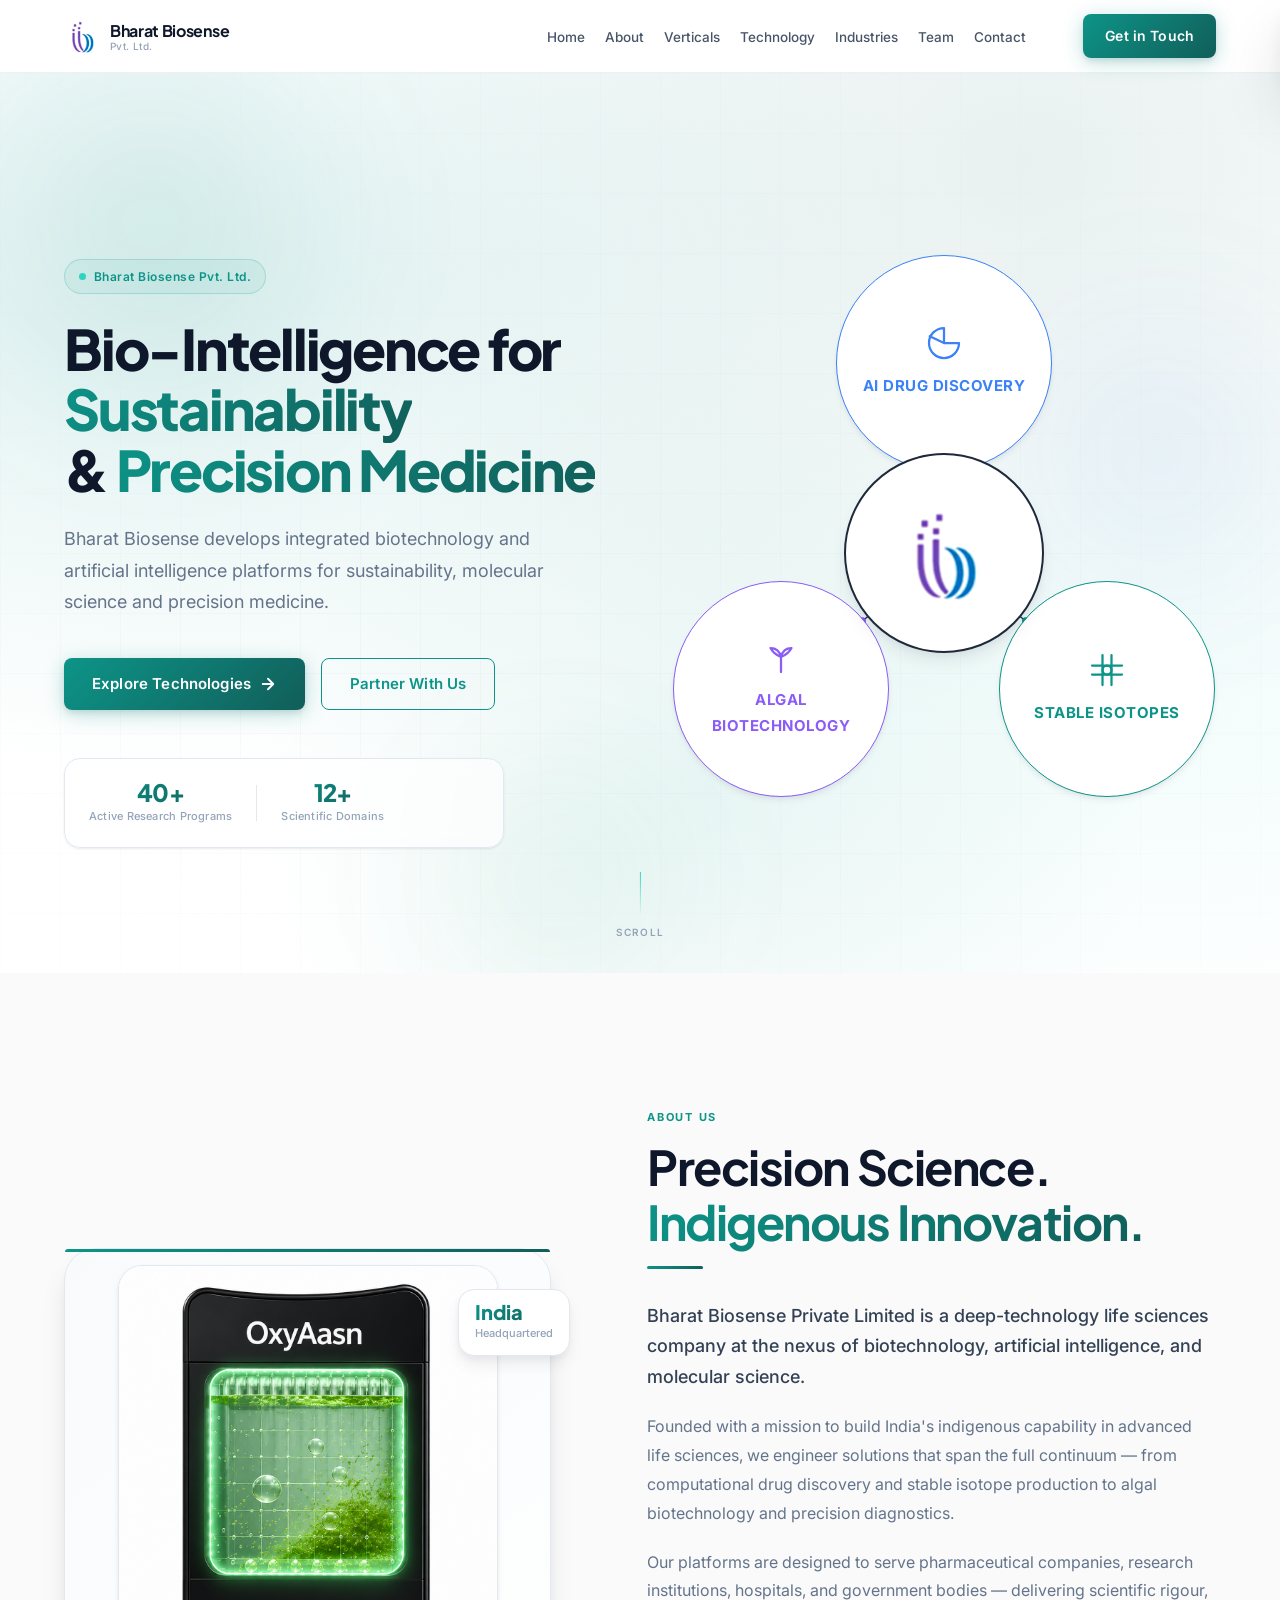
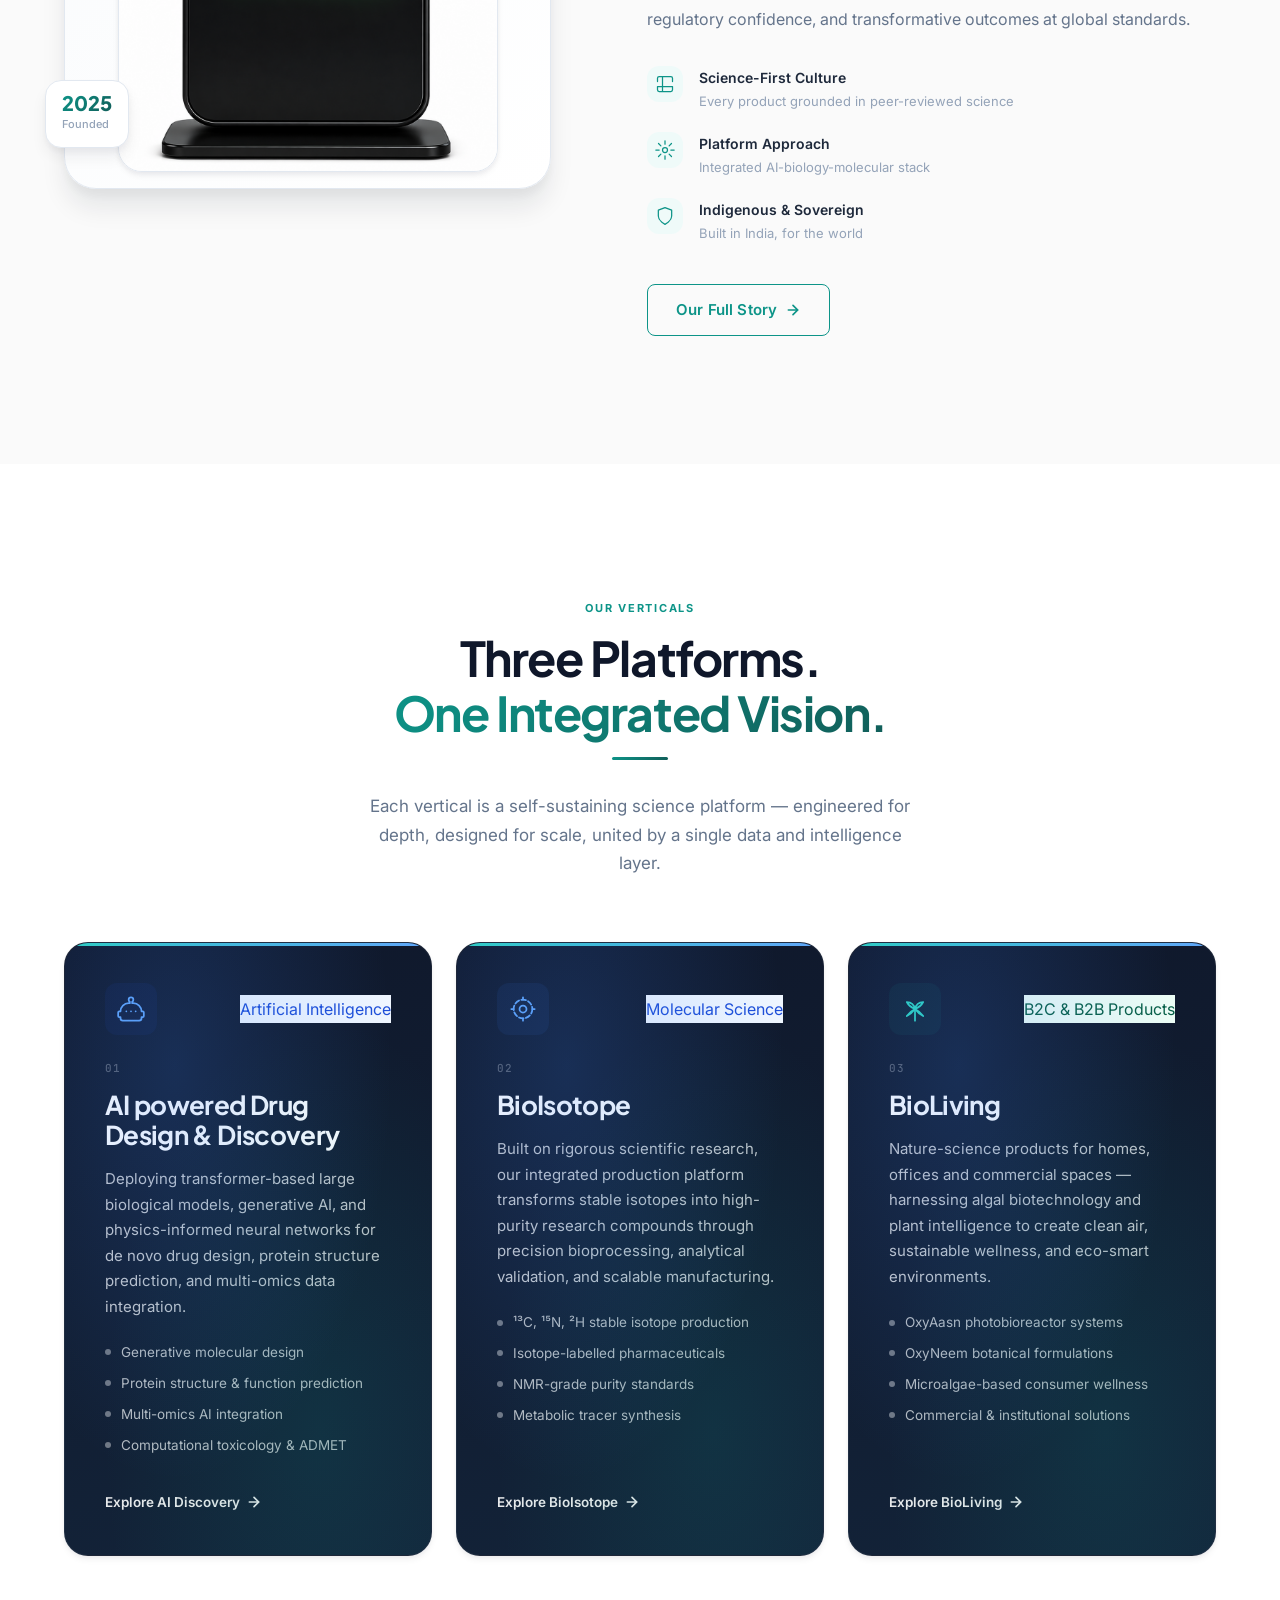
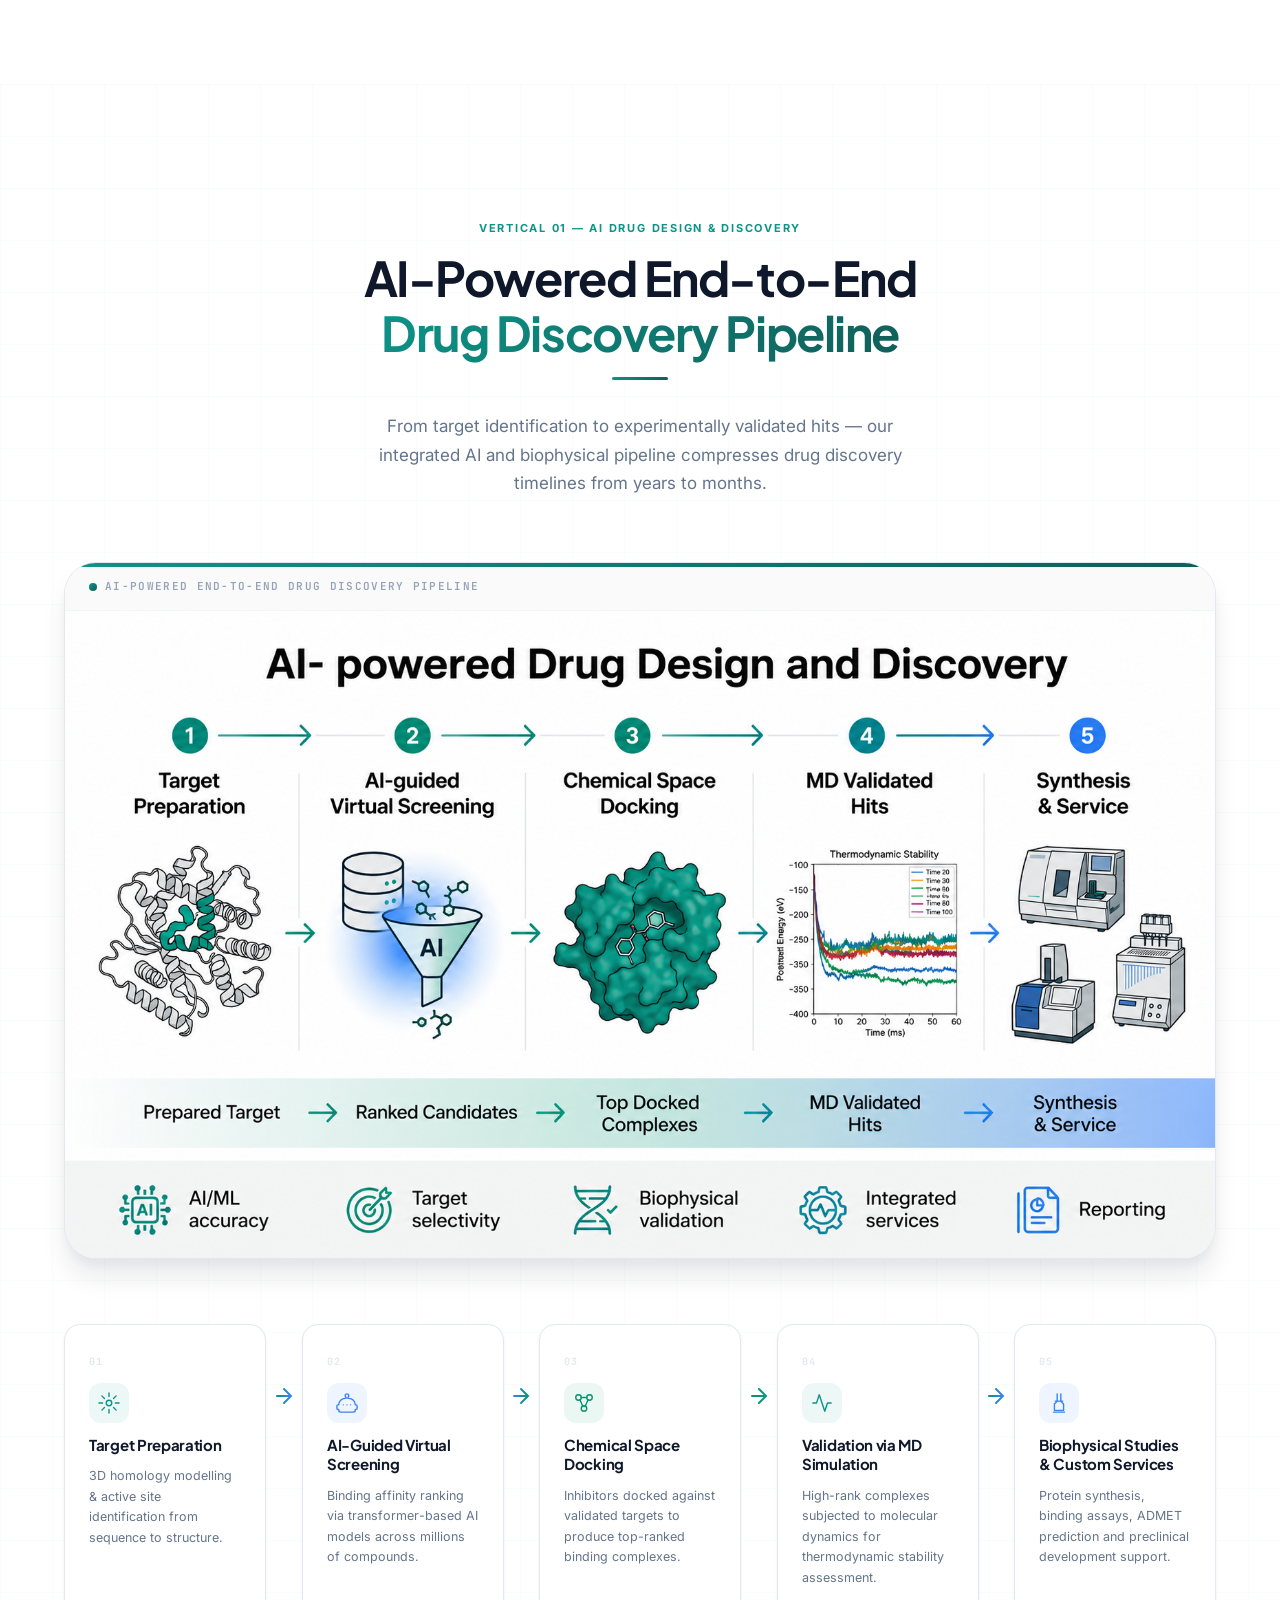
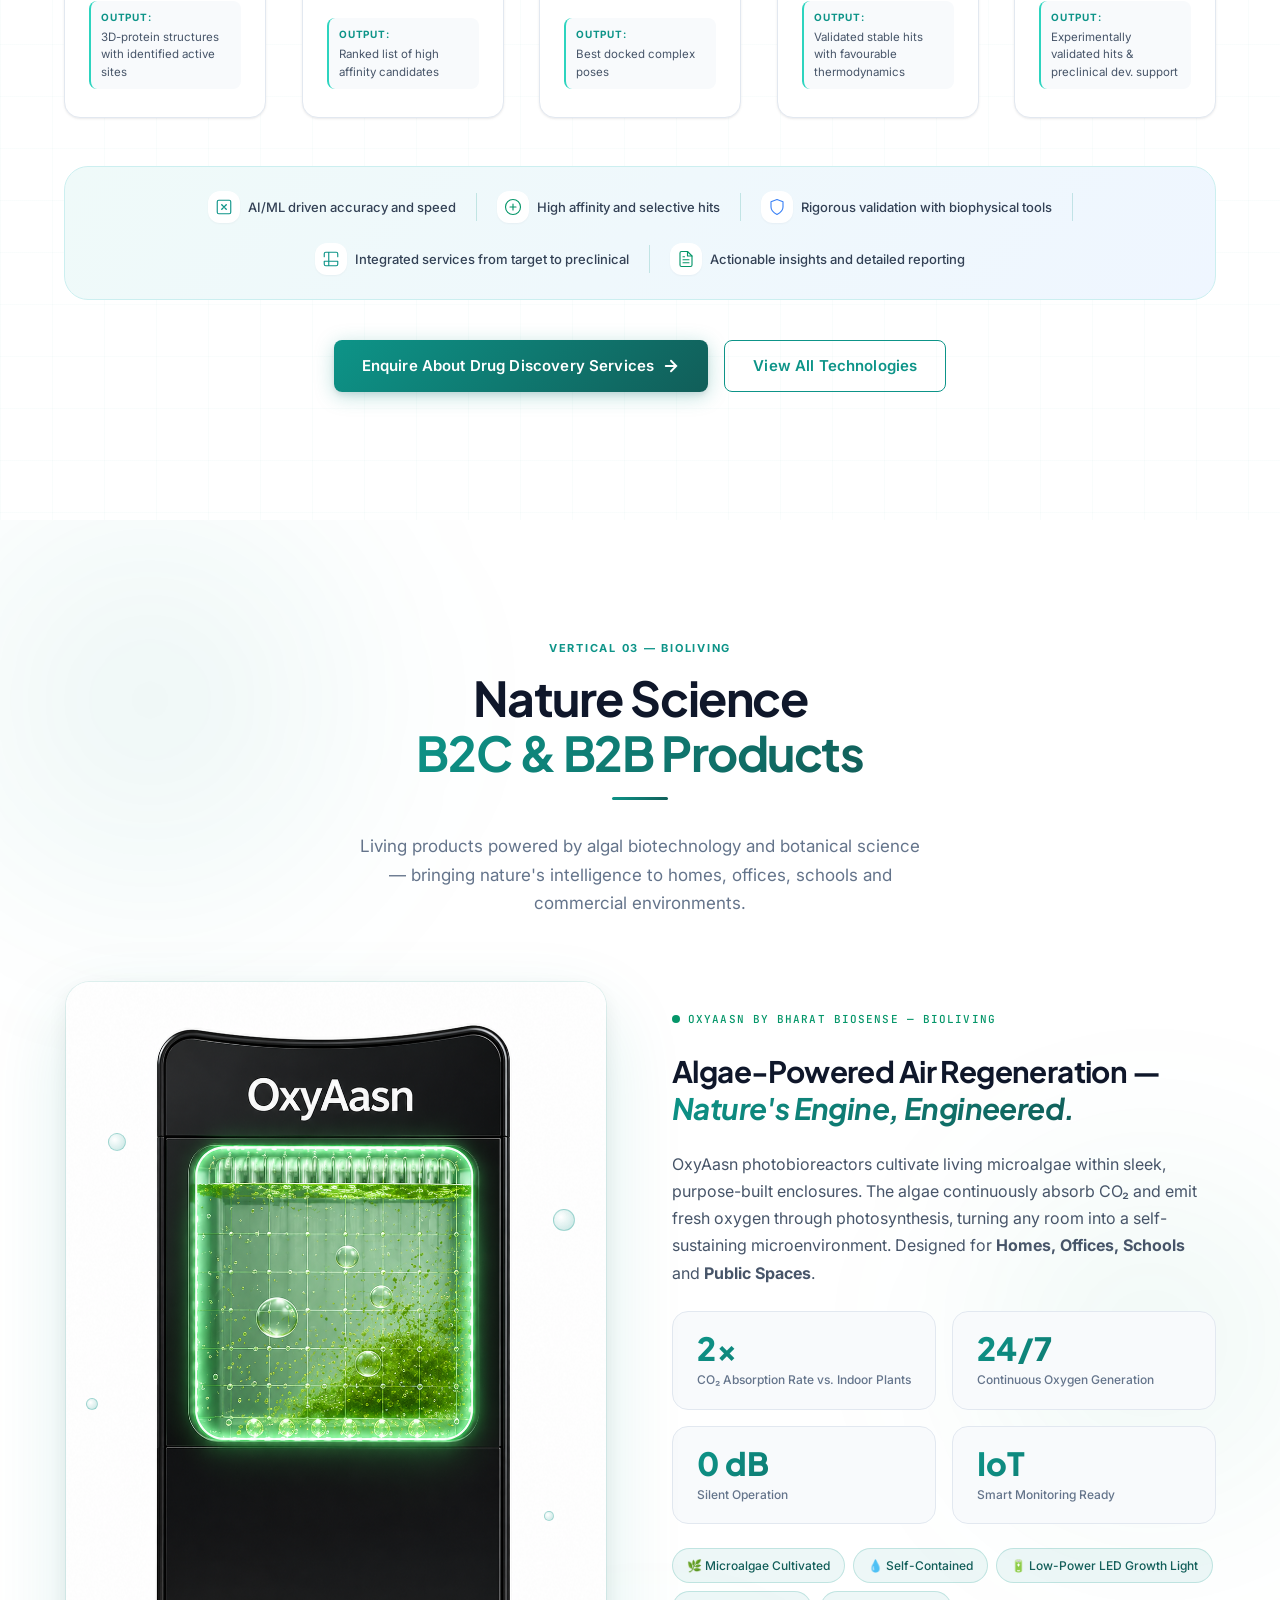
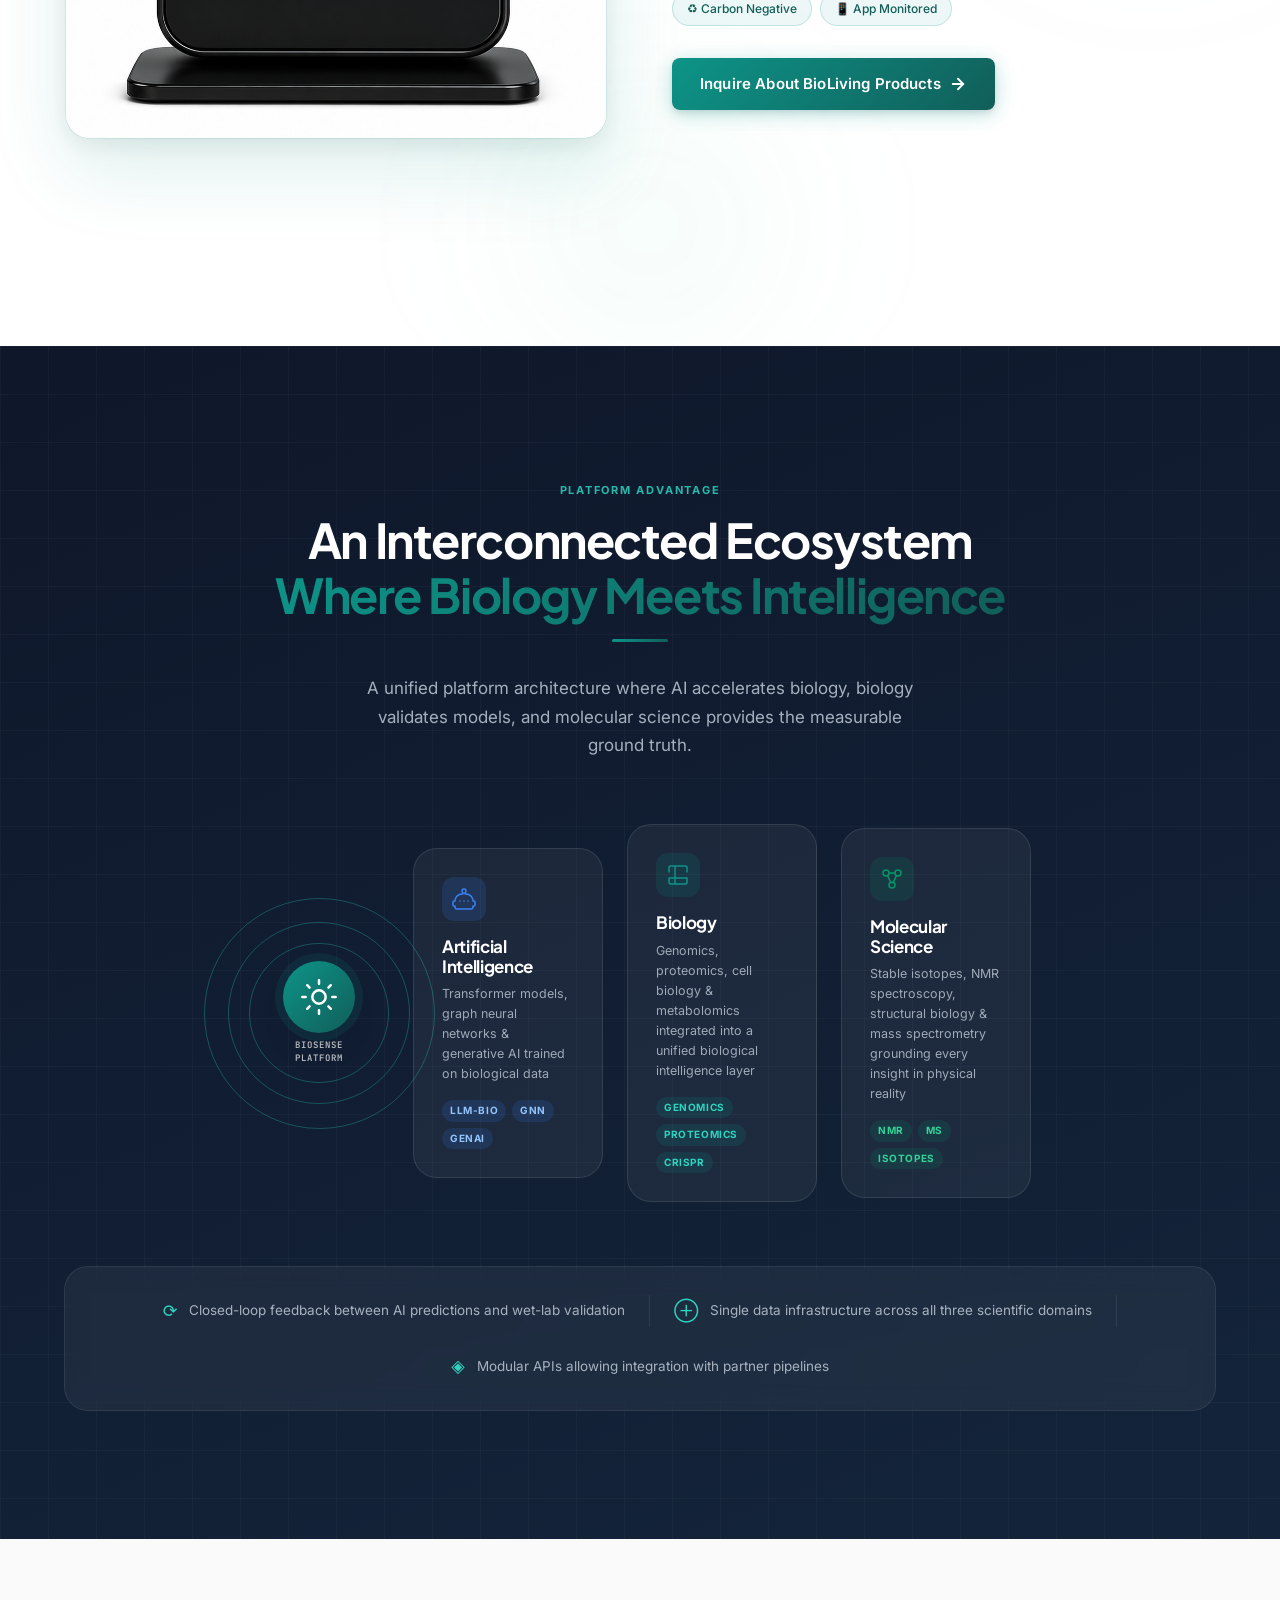
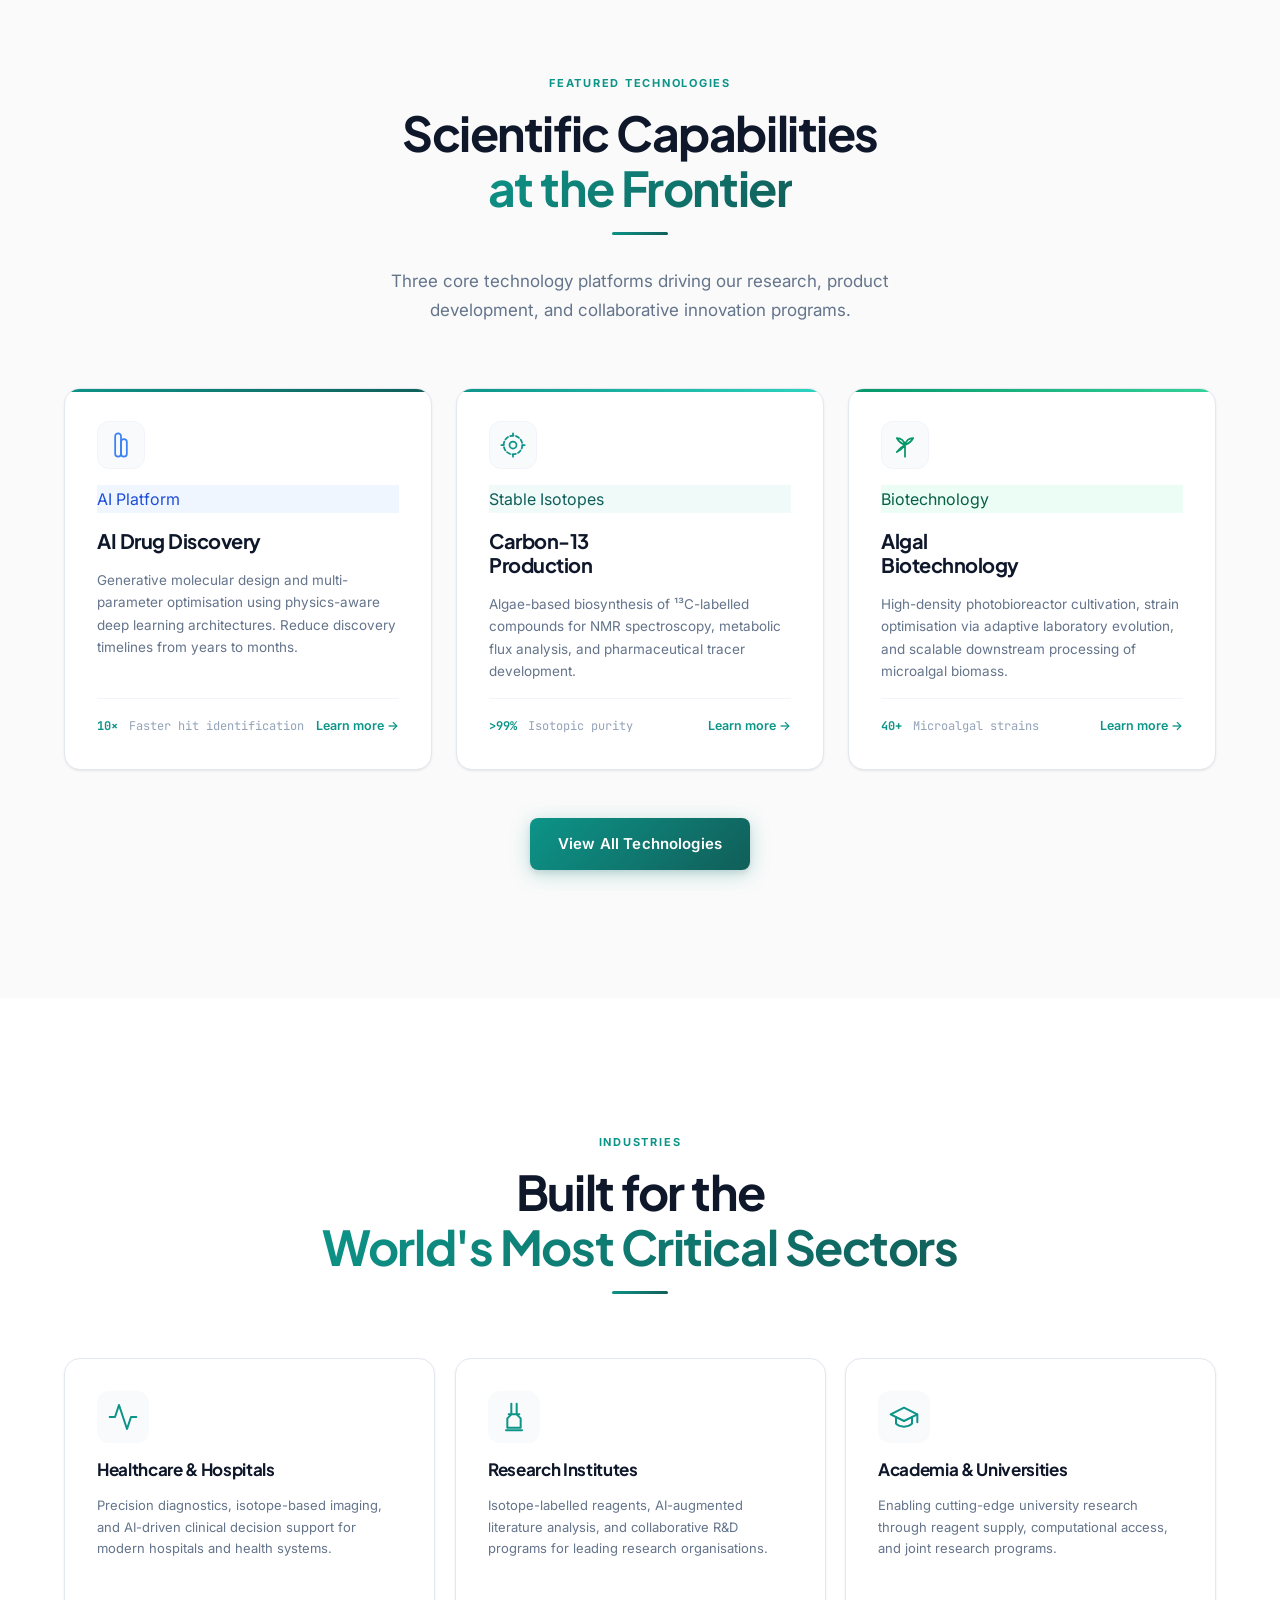
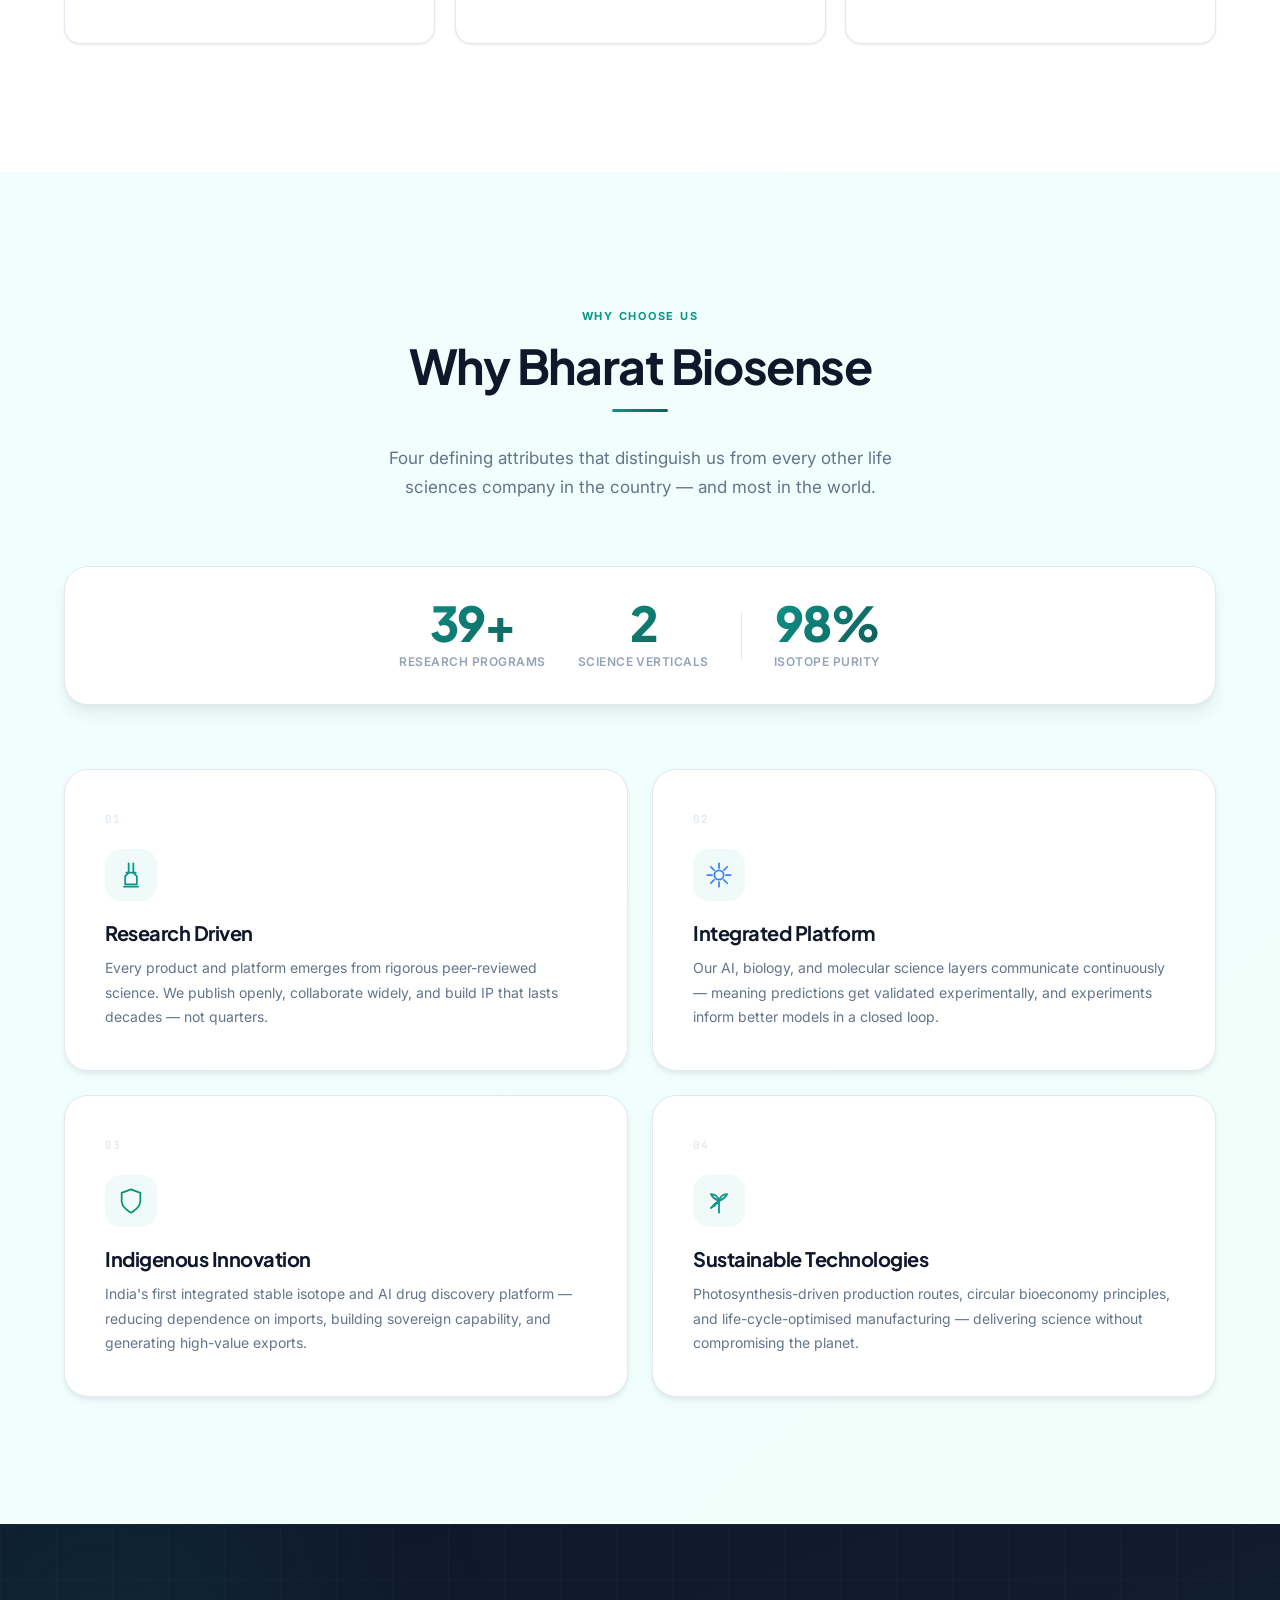
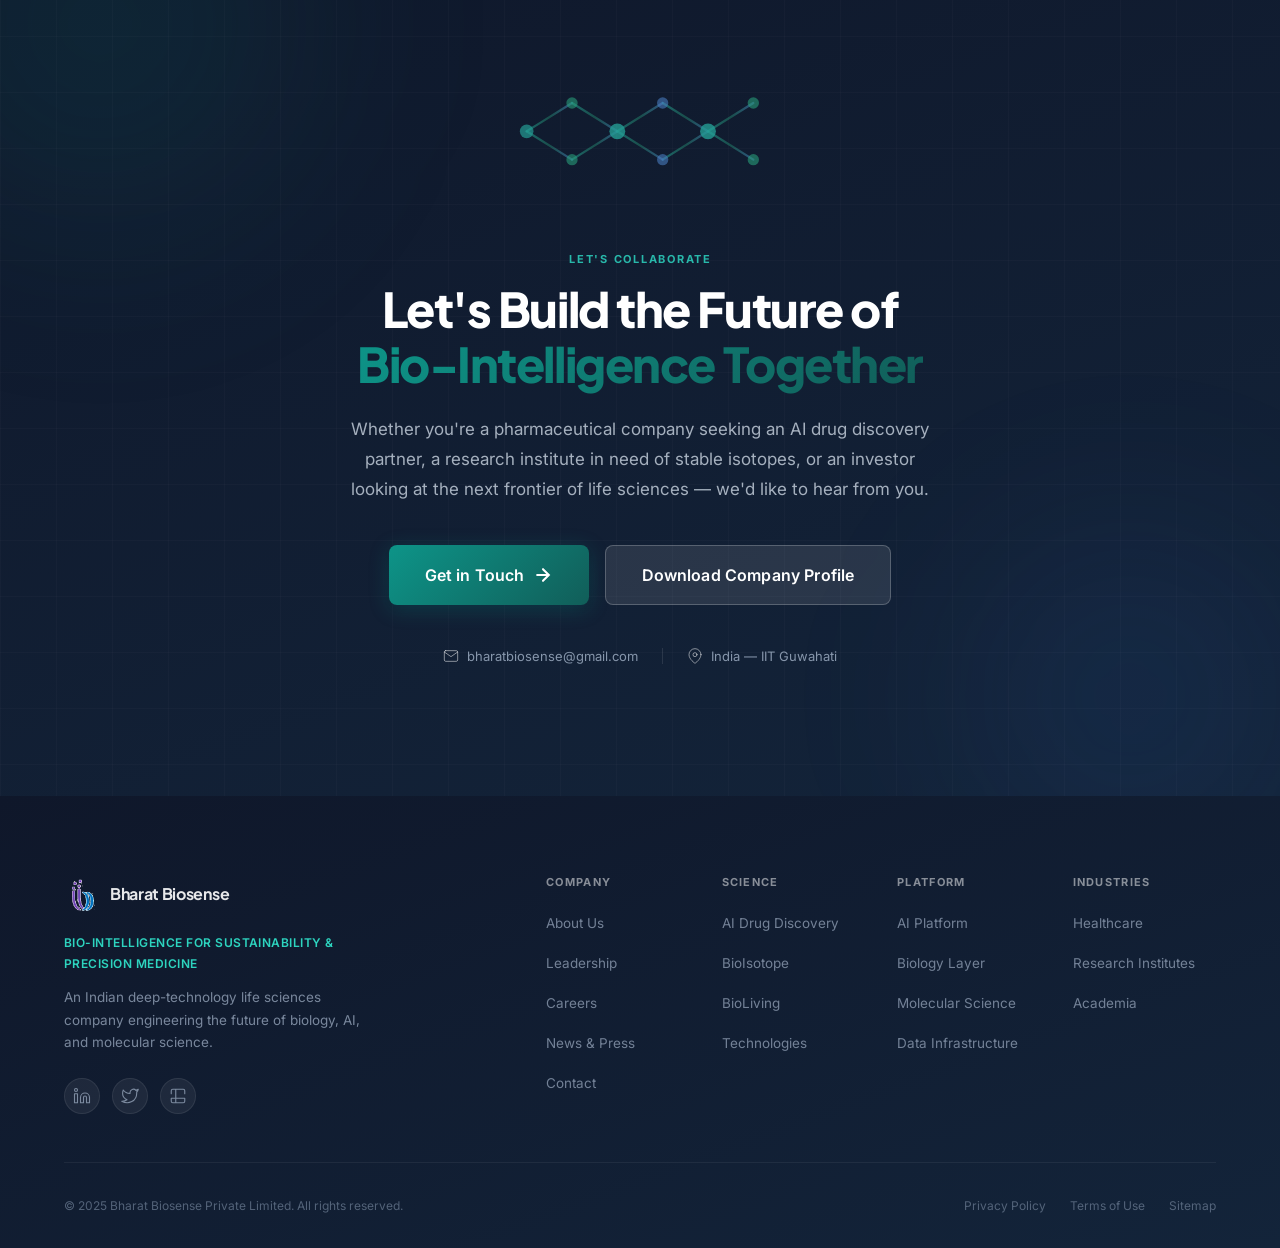
<file: index.html>
<!DOCTYPE html>
<html lang="en">
<head>
  <meta charset="UTF-8" />
  <meta name="viewport" content="width=device-width, initial-scale=1.0" />
  <title>Bharat Biosense Pvt. Ltd. — AI-Powered Drug Discovery, Stable Isotopes & Algal Biotechnology</title>
  <meta name="description" content="Bharat Biosense develops integrated biotechnology and artificial intelligence platforms for sustainability, molecular science and precision medicine." />
  <meta property="og:title" content="Bharat Biosense — Bio-Intelligence for Sustainability & Precision Medicine" />
  <meta property="og:description" content="Integrated biotechnology and AI platforms transforming drug discovery, stable isotopes, and environmental sustainability." />
  <meta property="og:type" content="website" />
  <link rel="preconnect" href="https://fonts.googleapis.com" />
  <link rel="preconnect" href="https://fonts.gstatic.com" crossorigin />
  <link href="https://fonts.googleapis.com/css2?family=Inter:wght@300;400;500;600&family=JetBrains+Mono:wght@400;500&family=Plus+Jakarta+Sans:wght@400;500;600;700;800&display=swap" rel="stylesheet" />
  <link rel="stylesheet" href="css/tokens.css" />
  <link rel="stylesheet" href="css/base.css" />
  <link rel="stylesheet" href="css/components.css" />
  <link rel="stylesheet" href="css/nav.css" />
  <link rel="stylesheet" href="css/sections.css" />
  <link rel="stylesheet" href="css/animations.css" />
  <link rel="stylesheet" href="css/responsive.css" />
</head>
<body>

  <!-- Skip to content -->
  <a href="#main-content" class="skip-link">Skip to main content</a>

  <!-- Dynamic Scroll Progress Indicator -->
  <div class="scroll-progress-bar" id="scroll-progress-bar" aria-hidden="true"></div>

  <!-- ═══════════════════════════════════════
       NAVIGATION
  ═══════════════════════════════════════ -->
  <header class="nav-wrapper" id="site-nav" role="banner">
    <nav class="nav-container" aria-label="Main navigation">
      <!-- Logo -->
      <a href="/" class="nav-logo" aria-label="Bharat Biosense — Home">
        <div class="nav-logo-icon" aria-hidden="true">
          <img src="assets/images/logo_transparent.png" alt="Bharat Biosense Logo" width="36" height="36" style="object-fit: contain;" />
        </div>
        <div class="nav-logo-text">
          <span class="nav-logo-name">Bharat Biosense</span>
          <span class="nav-logo-tag">Pvt. Ltd.</span>
        </div>
      </a>

      <!-- Desktop links -->
      <ul class="nav-links" role="list">
        <li><a href="#" class="nav-link nav-link-active">Home</a></li>
        <li><a href="#about" class="nav-link">About</a></li>
        <li><a href="#verticals" class="nav-link">Verticals</a></li>
        <li><a href="#platform" class="nav-link">Technology</a></li>
        <li><a href="#industries" class="nav-link">Industries</a></li>
        <li><a href="team.html" class="nav-link">Team</a></li>
        <li><a href="#cta" class="nav-link">Contact</a></li>
      </ul>

      <!-- CTA -->
      <div class="nav-actions">
        <a href="#cta" class="btn btn-primary btn-md" id="nav-cta">Get in Touch</a>
        <!-- Hamburger -->
        <button class="nav-hamburger" id="nav-hamburger" aria-expanded="false" aria-controls="mobile-menu" aria-label="Open menu">
          <span class="hamburger-line"></span>
          <span class="hamburger-line"></span>
          <span class="hamburger-line"></span>
        </button>
      </div>
    </nav>

    <!-- Mobile Menu -->
    <div class="mobile-menu" id="mobile-menu" role="dialog" aria-modal="true" aria-label="Mobile navigation">
      <div class="mobile-menu-header">
        <a href="/" class="nav-logo" aria-label="Bharat Biosense — Home">
          <div class="nav-logo-icon" aria-hidden="true">
            <img src="assets/images/logo_transparent.png" alt="Bharat Biosense Logo" width="36" height="36" style="object-fit: contain;" />
          </div>
          <span class="nav-logo-name">Bharat Biosense</span>
        </a>
        <button class="mobile-close" id="mobile-close" aria-label="Close menu">
          <svg width="24" height="24" viewBox="0 0 24 24" fill="none" stroke="currentColor" stroke-width="2" stroke-linecap="round"><line x1="18" y1="6" x2="6" y2="18"/><line x1="6" y1="6" x2="18" y2="18"/></svg>
        </button>
      </div>

      <!-- Mobile section categories -->
      <div class="mobile-menu-section">
        <div class="mobile-menu-category">Explore</div>
        <ul class="mobile-nav-links" role="list">
          <li>
            <a href="#" class="mobile-nav-link">
              <svg width="18" height="18" viewBox="0 0 24 24" fill="none" stroke="currentColor" stroke-width="1.5" stroke-linecap="round" aria-hidden="true"><path d="M3 9l9-7 9 7v11a2 2 0 0 1-2 2H5a2 2 0 0 1-2-2z"/><polyline points="9 22 9 12 15 12 15 22"/></svg>
              <span>Home</span>
            </a>
          </li>
          <li>
            <a href="#about" class="mobile-nav-link">
              <svg width="18" height="18" viewBox="0 0 24 24" fill="none" stroke="currentColor" stroke-width="1.5" stroke-linecap="round" aria-hidden="true"><circle cx="12" cy="8" r="4"/><path d="M4 20c0-4 3.6-7 8-7s8 3 8 7"/></svg>
              <span>About Us</span>
            </a>
          </li>
          <li>
            <a href="#verticals" class="mobile-nav-link">
              <svg width="18" height="18" viewBox="0 0 24 24" fill="none" stroke="currentColor" stroke-width="1.5" stroke-linecap="round" aria-hidden="true"><rect x="3" y="3" width="7" height="7"/><rect x="14" y="3" width="7" height="7"/><rect x="14" y="14" width="7" height="7"/><rect x="3" y="14" width="7" height="7"/></svg>
              <span>Our Verticals</span>
            </a>
          </li>
          <li>
            <a href="team.html" class="mobile-nav-link">
              <svg width="18" height="18" viewBox="0 0 24 24" fill="none" stroke="currentColor" stroke-width="1.5" stroke-linecap="round" aria-hidden="true"><path d="M17 21v-2a4 4 0 0 0-4-4H5a4 4 0 0 0-4 4v2"/><circle cx="9" cy="7" r="4"/><path d="M23 21v-2a4 4 0 0 0-3-3.87"/><path d="M16 3.13a4 4 0 0 1 0 7.75"/></svg>
              <span>Our Team</span>
            </a>
          </li>
        </ul>
      </div>

      <div class="mobile-menu-section">
        <div class="mobile-menu-category">Science</div>
        <ul class="mobile-nav-links" role="list">
          <li>
            <a href="#drug-discovery" class="mobile-nav-link">
              <svg width="18" height="18" viewBox="0 0 24 24" fill="none" stroke="#3B82F6" stroke-width="1.5" stroke-linecap="round" aria-hidden="true"><path d="M9.5 2A2.5 2.5 0 0 1 12 4.5v15a2.5 2.5 0 0 1-5 0v-15A2.5 2.5 0 0 1 9.5 2z"/><path d="M14.5 7A2.5 2.5 0 0 1 17 9.5v10a2.5 2.5 0 0 1-5 0v-10A2.5 2.5 0 0 1 14.5 7z"/></svg>
              <span>AI Drug Discovery</span>
            </a>
          </li>
          <li>
            <a href="#bioisotope-solution" class="mobile-nav-link">
              <svg width="18" height="18" viewBox="0 0 24 24" fill="none" stroke="#0D9488" stroke-width="1.5" stroke-linecap="round" aria-hidden="true"><circle cx="12" cy="12" r="3"/><circle cx="12" cy="12" r="8" stroke-dasharray="4 2"/></svg>
              <span>BioIsotope</span>
            </a>
          </li>
          <li>
            <a href="#bioliving" class="mobile-nav-link">
              <svg width="18" height="18" viewBox="0 0 24 24" fill="none" stroke="#059669" stroke-width="1.5" stroke-linecap="round" aria-hidden="true"><path d="M12 22V12"/><path d="M12 12C12 12 7 10 5 6c3 0 6 1.5 7 6z"/><path d="M12 12C12 12 17 10 19 6c-3 0-6 1.5-7 6z"/></svg>
              <span>BioLiving Products</span>
            </a>
          </li>
          <li>
            <a href="#platform" class="mobile-nav-link">
              <svg width="18" height="18" viewBox="0 0 24 24" fill="none" stroke="currentColor" stroke-width="1.5" stroke-linecap="round" aria-hidden="true"><circle cx="12" cy="12" r="4"/><path d="M12 2v2M12 20v2M2 12h2M20 12h2"/></svg>
              <span>Technology</span>
            </a>
          </li>
          <li>
            <a href="#industries" class="mobile-nav-link">
              <svg width="18" height="18" viewBox="0 0 24 24" fill="none" stroke="currentColor" stroke-width="1.5" stroke-linecap="round" aria-hidden="true"><rect x="2" y="7" width="20" height="14" rx="2"/><path d="M16 7V5a2 2 0 0 0-4 0v2M8 7V5a2 2 0 0 0-4 0v2"/></svg>
              <span>Industries</span>
            </a>
          </li>
        </ul>
      </div>

      <a href="#cta" class="btn btn-primary btn-lg mobile-cta">Get in Touch</a>
    </div>
    <div class="mobile-overlay" id="mobile-overlay"></div>
  </header>

  <!-- ═══════════════════════════════════════
       MAIN CONTENT
  ═══════════════════════════════════════ -->
  <main id="main-content">

    <!-- ══════════════════════════════════════
         SECTION 1 — HERO
    ══════════════════════════════════════ -->
    <section class="hero-section" id="hero" aria-label="Hero">
      <!-- Ambient background orbs -->
      <div class="hero-orbs" aria-hidden="true">
        <div class="orb orb-1"></div>
        <div class="orb orb-2"></div>
        <div class="orb orb-3"></div>
      </div>

      <!-- Mesh gradient bg -->
      <div class="hero-mesh" aria-hidden="true"></div>

      <div class="container hero-container">
        <!-- Left: Text content -->
        <div class="hero-content">
          <div class="hero-badge reveal-up" style="--delay:0ms">
            <span class="badge-dot" aria-hidden="true"></span>
            <span>Bharat Biosense Pvt. Ltd.</span>
          </div>

          <h1 class="hero-heading reveal-up" style="--delay:100ms">
            Bio-Intelligence for
            <span class="hero-heading-gradient">Sustainability</span><br/>
            &amp; <span class="hero-heading-gradient">Precision Medicine</span>
          </h1>

          <p class="hero-subheading reveal-up" style="--delay:200ms">
            Bharat Biosense develops integrated biotechnology and artificial intelligence platforms for sustainability, molecular science and precision medicine.
          </p>

          <div class="hero-actions reveal-up" style="--delay:300ms">
            <a href="#platform" class="btn btn-primary btn-lg" id="hero-explore-btn">
              Explore Technologies
              <svg aria-hidden="true" width="18" height="18" viewBox="0 0 24 24" fill="none" stroke="currentColor" stroke-width="2.5" stroke-linecap="round" stroke-linejoin="round" class="btn-icon-trail"><path d="M5 12h14M12 5l7 7-7 7"/></svg>
            </a>
            <a href="#cta" class="btn btn-secondary btn-lg" id="hero-partner-btn">
              Partner With Us
            </a>
          </div>

          <!-- Sci-fi data strip -->
          <div class="hero-data-strip reveal-up" style="--delay:400ms" aria-label="Key metrics">
            <div class="data-item">
              <span class="data-number" data-target="40" data-suffix="+">0+</span>
              <span class="data-label">Active Research Programs</span>
            </div>
            <div class="data-divider" aria-hidden="true"></div>
            <div class="data-item">
              <span class="data-number" data-target="12" data-suffix="+">0+</span>
              <span class="data-label">Scientific Domains</span>
            </div>

          </div>
        </div>

        <!-- Right: Interactive Diagram -->
        <div class="hero-visual reveal-right" style="--delay:150ms">
          <div class="hero-diagram">
            <!-- Hub -->
            <div class="diagram-hub">
              <img src="assets/images/logo_transparent.png" alt="Bharat Biosense Logo" width="100" height="100" style="object-fit: contain;" />
            </div>

            <!-- SVG Lines -->
            <svg class="diagram-lines" viewBox="0 0 600 600" preserveAspectRatio="none">
              <!-- To Node 1 (AI Drug Discovery) -->
              <line x1="300" y1="300" x2="300" y2="70" class="diagram-line"/>
              <circle cx="300" cy="140" r="4" class="diagram-dot" fill="#3B82F6"/>
              <!-- To Node 2 (Stable Isotopes) -->
              <line x1="300" y1="300" x2="480" y2="450" class="diagram-line"/>
              <circle cx="390" cy="375" r="4" class="diagram-dot" fill="#0D9488"/>
              <!-- To Node 6 (Algal Biotechnology) -->
              <line x1="300" y1="300" x2="120" y2="450" class="diagram-line"/>
              <circle cx="210" cy="375" r="4" class="diagram-dot" fill="#8B5CF6"/>
            </svg>

            <div class="diagram-node node-1">
              <svg width="36" height="36" viewBox="0 0 24 24" fill="none" stroke="#3B82F6" stroke-width="1.5" stroke-linecap="round" stroke-linejoin="round"><path d="M12 2a10 10 0 1 0 10 10H12V2z"/><path d="M12 12L2.5 7.5"/></svg>
              <div class="diagram-node-title">AI Drug Discovery</div>
            </div>
            
            <div class="diagram-node node-2">
              <svg width="36" height="36" viewBox="0 0 24 24" fill="none" stroke="#0D9488" stroke-width="1.5" stroke-linecap="round" stroke-linejoin="round"><path d="M9 2v20M15 2v20M2 9h20M2 15h20"/><circle cx="12" cy="12" r="3"/></svg>
              <div class="diagram-node-title">Stable Isotopes</div>
            </div>

            <div class="diagram-node node-6">
              <svg width="36" height="36" viewBox="0 0 24 24" fill="none" stroke="#8B5CF6" stroke-width="1.5" stroke-linecap="round" stroke-linejoin="round"><path d="M12 22V12"/><path d="M12 12C12 12 7 10 5 6c3 0 6 1.5 7 6z"/><path d="M12 12C12 12 17 10 19 6c-3 0-6 1.5-7 6z"/></svg>
              <div class="diagram-node-title">Algal Biotechnology</div>
            </div>
          </div>
        </div>

          </div>
        </div>
      </div>

      <!-- Scroll indicator -->
      <div class="scroll-indicator" aria-hidden="true">
        <div class="scroll-indicator-line"></div>
        <span>Scroll</span>
      </div>
    </section>

    <!-- ══════════════════════════════════════
         SECTION 2 — ABOUT
    ══════════════════════════════════════ -->
    <section class="about-section section-alt" id="about" aria-label="About Bharat Biosense">
      <div class="container">
        <div class="about-grid">
          <!-- Left: Visual panel -->
          <div class="about-visual reveal-left">
            <div class="about-visual-card">
              <!-- Precision Science & Indigenous Innovation Visual -->
              <img
                src="assets/images/oxyaasn_photobioreactors.jpg"
                alt="OxyAasn photobioreactors in a modern biotechnology laboratory"
                class="about-visual-img"
                loading="lazy"
                width="768"
                height="1024"
              />

              <!-- Overlay stat chips -->
              <div class="about-stat-chip about-stat-chip-1">
                <span class="asc-value">2025</span>
                <span class="asc-label">Founded</span>
              </div>
              <div class="about-stat-chip about-stat-chip-2">
                <span class="asc-value">India</span>
                <span class="asc-label">Headquartered</span>
              </div>
            </div>
          </div>

          <!-- Right: Text content -->
          <div class="about-content reveal-right">
            <div class="section-overline">About Us</div>
            <h2 class="section-heading">
              Precision Science.<br/>
              <span class="text-gradient">Indigenous Innovation.</span>
            </h2>
            <div class="section-divider"></div>
            <p class="about-lead">
              Bharat Biosense Private Limited is a deep-technology life sciences company at the nexus of biotechnology, artificial intelligence, and molecular science.
            </p>
            <p class="about-body">
              Founded with a mission to build India's indigenous capability in advanced life sciences, we engineer solutions that span the full continuum — from computational drug discovery and stable isotope production to algal biotechnology and precision diagnostics.
            </p>
            <p class="about-body">
              Our platforms are designed to serve pharmaceutical companies, research institutions, hospitals, and government bodies — delivering scientific rigour, regulatory confidence, and transformative outcomes at global standards.
            </p>

            <div class="about-pillars">
              <div class="pillar-item">
                <div class="pillar-icon" aria-hidden="true">
                  <svg width="20" height="20" viewBox="0 0 24 24" fill="none" stroke="currentColor" stroke-width="1.5" stroke-linecap="round" stroke-linejoin="round"><path d="M9 3H5a2 2 0 0 0-2 2v4m6-6h10a2 2 0 0 1 2 2v4M9 3v18m0 0h10a2 2 0 0 0 2-2v-4M9 21H5a2 2 0 0 1-2-2v-4m0 0h18"/></svg>
                </div>
                <div>
                  <div class="pillar-title">Science-First Culture</div>
                  <div class="pillar-desc">Every product grounded in peer-reviewed science</div>
                </div>
              </div>
              <div class="pillar-item">
                <div class="pillar-icon" aria-hidden="true">
                  <svg width="20" height="20" viewBox="0 0 24 24" fill="none" stroke="currentColor" stroke-width="1.5" stroke-linecap="round" stroke-linejoin="round"><circle cx="12" cy="12" r="3"/><path d="M12 1v4M12 19v4M4.22 4.22l2.83 2.83M16.95 16.95l2.83 2.83M1 12h4M19 12h4M4.22 19.78l2.83-2.83M16.95 7.05l2.83-2.83"/></svg>
                </div>
                <div>
                  <div class="pillar-title">Platform Approach</div>
                  <div class="pillar-desc">Integrated AI-biology-molecular stack</div>
                </div>
              </div>
              <div class="pillar-item">
                <div class="pillar-icon" aria-hidden="true">
                  <svg width="20" height="20" viewBox="0 0 24 24" fill="none" stroke="currentColor" stroke-width="1.5" stroke-linecap="round" stroke-linejoin="round"><path d="M12 22s8-4 8-10V5l-8-3-8 3v7c0 6 8 10 8 10z"/></svg>
                </div>
                <div>
                  <div class="pillar-title">Indigenous &amp; Sovereign</div>
                  <div class="pillar-desc">Built in India, for the world</div>
                </div>
              </div>
            </div>

            <a href="#" class="btn btn-secondary btn-lg about-cta">
              Our Full Story
              <svg aria-hidden="true" width="16" height="16" viewBox="0 0 24 24" fill="none" stroke="currentColor" stroke-width="2.5" stroke-linecap="round" class="btn-icon-trail"><path d="M5 12h14M12 5l7 7-7 7"/></svg>
            </a>
          </div>
        </div>
      </div>
    </section>

    <!-- ══════════════════════════════════════
         SECTION 3 — THREE VERTICALS
    ══════════════════════════════════════ -->
    <section class="verticals-section" id="verticals" aria-label="Business Verticals">
      <div class="container">
        <div class="section-header-centered reveal-up">
          <div class="section-overline">Our Verticals</div>
          <h2 class="section-heading">Three Platforms.<br/><span class="text-gradient">One Integrated Vision.</span></h2>
          <div class="section-divider"></div>
          <p class="section-descriptor">Each vertical is a self-sustaining science platform — engineered for depth, designed for scale, united by a single data and intelligence layer.</p>
        </div>

        <div class="verticals-grid">
          <!-- 01 — AI Drug Design & Discovery (featured) -->
          <article class="vertical-card vertical-card-featured reveal-up" style="--delay:0ms" id="vertical-bioai">
            <div class="vertical-card-featured-bg" aria-hidden="true"></div>
            <div class="vertical-card-top">
              <div class="vertical-icon-wrap vertical-icon-blue" aria-hidden="true">
                <svg width="28" height="28" viewBox="0 0 24 24" fill="none" stroke="#60A5FA" stroke-width="1.5" stroke-linecap="round" stroke-linejoin="round">
                  <path d="M12 2a2 2 0 0 1 2 2c0 .74-.4 1.39-1 1.73V7h1a7 7 0 0 1 7 7h1a1 1 0 0 1 1 1v3a1 1 0 0 1-1 1h-1v1a2 2 0 0 1-2 2H5a2 2 0 0 1-2-2v-1H2a1 1 0 0 1-1-1v-3a1 1 0 0 1 1-1h1a7 7 0 0 1 7-7h1V5.73c-.6-.34-1-.99-1-1.73a2 2 0 0 1 2-2z"/>
                  <path d="M8 14v.01M12 14v.01M16 14v.01"/>
                </svg>
              </div>
              <div class="vertical-tag tag-blue">Artificial Intelligence</div>
            </div>
            <div class="vertical-number vertical-number-white" aria-hidden="true">01</div>
            <h3 class="vertical-title vertical-title-white">AI powered Drug Design &amp; Discovery</h3>
            <p class="vertical-desc vertical-desc-white">Deploying transformer-based large biological models, generative AI, and physics-informed neural networks for de novo drug design, protein structure prediction, and multi-omics data integration.</p>
            <ul class="vertical-features vertical-features-white" aria-label="AI Drug Discovery features">
              <li>Generative molecular design</li>
              <li>Protein structure &amp; function prediction</li>
              <li>Multi-omics AI integration</li>
              <li>Computational toxicology &amp; ADMET</li>
            </ul>
            <div class="vertical-card-footer">
              <a href="#drug-discovery" class="vertical-link vertical-link-white">
                Explore AI Discovery
                <svg aria-hidden="true" width="16" height="16" viewBox="0 0 24 24" fill="none" stroke="currentColor" stroke-width="2.5" stroke-linecap="round"><path d="M5 12h14M12 5l7 7-7 7"/></svg>
              </a>
            </div>
          </article>

          <!-- 02 — BioIsotope -->
          <article class="vertical-card vertical-card-featured reveal-up" style="--delay:100ms" id="vertical-bioisotope">
            <div class="vertical-card-featured-bg" aria-hidden="true"></div>
            <div class="vertical-card-top">
              <div class="vertical-icon-wrap vertical-icon-blue-light" aria-hidden="true">
                <svg width="28" height="28" viewBox="0 0 24 24" fill="none" stroke="#60A5FA" stroke-width="1.5" stroke-linecap="round" stroke-linejoin="round">
                  <circle cx="12" cy="12" r="3"/>
                  <circle cx="12" cy="12" r="8" stroke-dasharray="4 2"/>
                  <path d="M12 2v2M12 20v2M2 12h2M20 12h2"/>
                </svg>
              </div>
              <div class="vertical-tag tag-blue">Molecular Science</div>
            </div>
            <div class="vertical-number vertical-number-white" aria-hidden="true">02</div>
            <h3 class="vertical-title vertical-title-white">BioIsotope</h3>
            <p class="vertical-desc vertical-desc-white">Built on rigorous scientific research, our integrated production platform transforms stable isotopes into high-purity research compounds through precision bioprocessing, analytical validation, and scalable manufacturing.</p>
            <ul class="vertical-features vertical-features-white" aria-label="BioIsotope features">
              <li>¹³C, ¹⁵N, ²H stable isotope production</li>
              <li>Isotope-labelled pharmaceuticals</li>
              <li>NMR-grade purity standards</li>
              <li>Metabolic tracer synthesis</li>
            </ul>
            <div class="vertical-card-footer">
              <a href="#bioisotope-solution" class="vertical-link vertical-link-white">
                Explore BioIsotope
                <svg aria-hidden="true" width="16" height="16" viewBox="0 0 24 24" fill="none" stroke="currentColor" stroke-width="2.5" stroke-linecap="round"><path d="M5 12h14M12 5l7 7-7 7"/></svg>
              </a>
            </div>
          </article>

          <!-- 03 — BioLiving -->
          <article class="vertical-card vertical-card-featured reveal-up" style="--delay:200ms" id="vertical-bioliving">
            <div class="vertical-card-featured-bg" aria-hidden="true"></div>
            <div class="vertical-card-top">
              <div class="vertical-icon-wrap vertical-icon-teal" aria-hidden="true">
                <svg width="28" height="28" viewBox="0 0 24 24" fill="none" stroke="#2DD4BF" stroke-width="1.5" stroke-linecap="round" stroke-linejoin="round">
                  <path d="M12 22V12"/>
                  <path d="M12 12C12 12 7 10 5 6c3 0 6 1.5 7 6z"/>
                  <path d="M12 12C12 12 17 10 19 6c-3 0-6 1.5-7 6z"/>
                  <path d="M12 12C12 12 9 16 5 18c2-3 5-5 7-6z"/>
                  <path d="M12 12C12 12 15 16 19 18c-2-3-5-5-7-6z"/>
                </svg>
              </div>
              <div class="vertical-tag tag-emerald">B2C &amp; B2B Products</div>
            </div>
            <div class="vertical-number vertical-number-white" aria-hidden="true">03</div>
            <h3 class="vertical-title vertical-title-white">BioLiving</h3>
            <p class="vertical-desc vertical-desc-white">Nature-science products for homes, offices and commercial spaces — harnessing algal biotechnology and plant intelligence to create clean air, sustainable wellness, and eco-smart environments.</p>
            <ul class="vertical-features vertical-features-white" aria-label="BioLiving features">
              <li>OxyAasn photobioreactor systems</li>
              <li>OxyNeem botanical formulations</li>
              <li>Microalgae-based consumer wellness</li>
              <li>Commercial &amp; institutional solutions</li>
            </ul>
            <div class="vertical-card-footer">
              <a href="#bioliving" class="vertical-link vertical-link-white">
                Explore BioLiving
                <svg aria-hidden="true" width="16" height="16" viewBox="0 0 24 24" fill="none" stroke="currentColor" stroke-width="2.5" stroke-linecap="round"><path d="M5 12h14M12 5l7 7-7 7"/></svg>
              </a>
            </div>
          </article>
        </div>
      </div>
    </section>

    <!-- ══════════════════════════════════════
         SECTION 4 — AI DRUG DISCOVERY PIPELINE
    ══════════════════════════════════════ -->
    <section class="pipeline-section" id="drug-discovery" aria-label="AI Drug Discovery Pipeline">
      <!-- Background decoration -->
      <div class="pipeline-bg-mesh" aria-hidden="true"></div>

      <div class="container">
        <!-- Section header -->
        <div class="section-header-centered reveal-up">
          <div class="section-overline">Vertical 01 — AI Drug Design &amp; Discovery</div>
          <h2 class="section-heading">AI-Powered End-to-End<br/><span class="text-gradient">Drug Discovery Pipeline</span></h2>
          <div class="section-divider"></div>
          <p class="section-descriptor">From target identification to experimentally validated hits — our integrated AI and biophysical pipeline compresses drug discovery timelines from years to months.</p>
        </div>

        <!-- Pipeline image showcase -->
        <div class="pipeline-image-frame reveal-up" style="--delay:100ms">
          <div class="pipeline-image-label" aria-hidden="true">
            <div class="pil-dot"></div>
            <span>AI-POWERED END-TO-END DRUG DISCOVERY PIPELINE</span>
          </div>
          <img
            src="assets/images/ai_drug_discovery_pipeline.jpg"
            alt="Five-step AI-powered drug discovery pipeline: Target Preparation, AI-guided Virtual Screening, Chemical Space Docking, MD Simulation Validation, and Biophysical Studies"
            class="pipeline-img"
            loading="eager"
            width="1400"
            height="788"
          />
        </div>

        <!-- 5 steps pipeline cards -->
        <div class="pipeline-steps" aria-label="Pipeline steps">

          <div class="pipeline-step reveal-up" style="--delay:0ms" id="pipeline-step-1">
            <div class="ps-number">01</div>
            <div class="ps-icon-wrap" aria-hidden="true">
              <svg width="22" height="22" viewBox="0 0 24 24" fill="none" stroke="#0D9488" stroke-width="1.5" stroke-linecap="round" stroke-linejoin="round"><circle cx="12" cy="12" r="3"/><path d="M12 1v4M12 19v4M4.22 4.22l2.83 2.83M16.95 16.95l2.83 2.83M1 12h4M19 12h4M4.22 19.78l2.83-2.83M16.95 7.05l2.83-2.83"/></svg>
            </div>
            <h3 class="ps-title">Target Preparation</h3>
            <p class="ps-desc">3D homology modelling &amp; active site identification from sequence to structure.</p>
            <div class="ps-output">
              <span class="ps-output-label">Output:</span>
              <span class="ps-output-val">3D-protein structures with identified active sites</span>
            </div>
          </div>

          <div class="pipeline-arrow" aria-hidden="true">
            <svg width="24" height="24" viewBox="0 0 24 24" fill="none" stroke="url(#pa-grad)" stroke-width="2" stroke-linecap="round"><path d="M5 12h14M12 5l7 7-7 7"/><defs><linearGradient id="pa-grad" x1="0%" y1="0%" x2="100%" y2="0%"><stop offset="0%" stop-color="#0D9488"/><stop offset="100%" stop-color="#3B82F6"/></linearGradient></defs></svg>
          </div>

          <div class="pipeline-step reveal-up" style="--delay:80ms" id="pipeline-step-2">
            <div class="ps-number">02</div>
            <div class="ps-icon-wrap ps-icon-blue" aria-hidden="true">
              <svg width="22" height="22" viewBox="0 0 24 24" fill="none" stroke="#3B82F6" stroke-width="1.5" stroke-linecap="round" stroke-linejoin="round"><path d="M12 2a2 2 0 0 1 2 2c0 .74-.4 1.39-1 1.73V7h1a7 7 0 0 1 7 7h1a1 1 0 0 1 1 1v3a1 1 0 0 1-1 1h-1v1a2 2 0 0 1-2 2H5a2 2 0 0 1-2-2v-1H2a1 1 0 0 1-1-1v-3a1 1 0 0 1 1-1h1a7 7 0 0 1 7-7h1V5.73c-.6-.34-1-.99-1-1.73a2 2 0 0 1 2-2z"/><path d="M8 14v.01M12 14v.01M16 14v.01"/></svg>
            </div>
            <h3 class="ps-title">AI-Guided Virtual Screening</h3>
            <p class="ps-desc">Binding affinity ranking via transformer-based AI models across millions of compounds.</p>
            <div class="ps-output">
              <span class="ps-output-label">Output:</span>
              <span class="ps-output-val">Ranked list of high affinity candidates</span>
            </div>
          </div>

          <div class="pipeline-arrow" aria-hidden="true">
            <svg width="24" height="24" viewBox="0 0 24 24" fill="none" stroke="url(#pa-grad2)" stroke-width="2" stroke-linecap="round"><path d="M5 12h14M12 5l7 7-7 7"/><defs><linearGradient id="pa-grad2" x1="0%" y1="0%" x2="100%" y2="0%"><stop offset="0%" stop-color="#3B82F6"/><stop offset="100%" stop-color="#059669"/></linearGradient></defs></svg>
          </div>

          <div class="pipeline-step reveal-up" style="--delay:160ms" id="pipeline-step-3">
            <div class="ps-number">03</div>
            <div class="ps-icon-wrap ps-icon-emerald" aria-hidden="true">
              <svg width="22" height="22" viewBox="0 0 24 24" fill="none" stroke="#059669" stroke-width="1.5" stroke-linecap="round" stroke-linejoin="round"><circle cx="6" cy="6" r="3"/><circle cx="18" cy="6" r="3"/><circle cx="12" cy="18" r="3"/><line x1="9" y1="6" x2="15" y2="6"/><line x1="7.5" y1="8.5" x2="11" y2="16"/><line x1="16.5" y1="8.5" x2="13" y2="16"/></svg>
            </div>
            <h3 class="ps-title">Chemical Space Docking</h3>
            <p class="ps-desc">Inhibitors docked against validated targets to produce top-ranked binding complexes.</p>
            <div class="ps-output">
              <span class="ps-output-label">Output:</span>
              <span class="ps-output-val">Best docked complex poses</span>
            </div>
          </div>

          <div class="pipeline-arrow" aria-hidden="true">
            <svg width="24" height="24" viewBox="0 0 24 24" fill="none" stroke="url(#pa-grad3)" stroke-width="2" stroke-linecap="round"><path d="M5 12h14M12 5l7 7-7 7"/><defs><linearGradient id="pa-grad3" x1="0%" y1="0%" x2="100%" y2="0%"><stop offset="0%" stop-color="#059669"/><stop offset="100%" stop-color="#0D9488"/></linearGradient></defs></svg>
          </div>

          <div class="pipeline-step reveal-up" style="--delay:240ms" id="pipeline-step-4">
            <div class="ps-number">04</div>
            <div class="ps-icon-wrap" aria-hidden="true">
              <svg width="22" height="22" viewBox="0 0 24 24" fill="none" stroke="#0D9488" stroke-width="1.5" stroke-linecap="round" stroke-linejoin="round"><polyline points="22 12 18 12 15 21 9 3 6 12 2 12"/></svg>
            </div>
            <h3 class="ps-title">Validation via MD Simulation</h3>
            <p class="ps-desc">High-rank complexes subjected to molecular dynamics for thermodynamic stability assessment.</p>
            <div class="ps-output">
              <span class="ps-output-label">Output:</span>
              <span class="ps-output-val">Validated stable hits with favourable thermodynamics</span>
            </div>
          </div>

          <div class="pipeline-arrow" aria-hidden="true">
            <svg width="24" height="24" viewBox="0 0 24 24" fill="none" stroke="url(#pa-grad4)" stroke-width="2" stroke-linecap="round"><path d="M5 12h14M12 5l7 7-7 7"/><defs><linearGradient id="pa-grad4" x1="0%" y1="0%" x2="100%" y2="0%"><stop offset="0%" stop-color="#0D9488"/><stop offset="100%" stop-color="#3B82F6"/></linearGradient></defs></svg>
          </div>

          <div class="pipeline-step reveal-up" style="--delay:320ms" id="pipeline-step-5">
            <div class="ps-number">05</div>
            <div class="ps-icon-wrap ps-icon-blue" aria-hidden="true">
              <svg width="22" height="22" viewBox="0 0 24 24" fill="none" stroke="#3B82F6" stroke-width="1.5" stroke-linecap="round" stroke-linejoin="round"><path d="M10 2v8l-3 3v7h10v-7l-3-3V2"/><path d="M6 22h12"/><path d="M8 10h8"/></svg>
            </div>
            <h3 class="ps-title">Biophysical Studies &amp; Custom Services</h3>
            <p class="ps-desc">Protein synthesis, binding assays, ADMET prediction and preclinical development support.</p>
            <div class="ps-output">
              <span class="ps-output-label">Output:</span>
              <span class="ps-output-val">Experimentally validated hits &amp; preclinical dev. support</span>
            </div>
          </div>

        </div><!-- /pipeline-steps -->

        <!-- Pipeline benefits footer strip -->
        <div class="pipeline-benefits-strip reveal-up" style="--delay:400ms" aria-label="Platform advantages">
          <div class="pbs-item">
            <div class="pbs-icon" aria-hidden="true">
              <svg width="18" height="18" viewBox="0 0 24 24" fill="none" stroke="#0D9488" stroke-width="1.5" stroke-linecap="round" stroke-linejoin="round"><rect x="3" y="3" width="18" height="18" rx="2"/><path d="M9 9h.01M15 9h.01M9 15h.01M15 15h.01M12 12h.01"/><path d="M9 9l3 3M15 9l-3 3M9 15l3-3M15 15l-3-3"/></svg>
            </div>
            <span>AI/ML driven accuracy and speed</span>
          </div>
          <div class="pbs-divider" aria-hidden="true"></div>
          <div class="pbs-item">
            <div class="pbs-icon" aria-hidden="true">
              <svg width="18" height="18" viewBox="0 0 24 24" fill="none" stroke="#059669" stroke-width="1.5" stroke-linecap="round" stroke-linejoin="round"><circle cx="12" cy="12" r="10"/><path d="M12 8v8M8 12h8"/></svg>
            </div>
            <span>High affinity and selective hits</span>
          </div>
          <div class="pbs-divider" aria-hidden="true"></div>
          <div class="pbs-item">
            <div class="pbs-icon" aria-hidden="true">
              <svg width="18" height="18" viewBox="0 0 24 24" fill="none" stroke="#3B82F6" stroke-width="1.5" stroke-linecap="round" stroke-linejoin="round"><path d="M12 22s8-4 8-10V5l-8-3-8 3v7c0 6 8 10 8 10z"/></svg>
            </div>
            <span>Rigorous validation with biophysical tools</span>
          </div>
          <div class="pbs-divider" aria-hidden="true"></div>
          <div class="pbs-item">
            <div class="pbs-icon" aria-hidden="true">
              <svg width="18" height="18" viewBox="0 0 24 24" fill="none" stroke="#0D9488" stroke-width="1.5" stroke-linecap="round" stroke-linejoin="round"><path d="M9 3H5a2 2 0 0 0-2 2v4m6-6h10a2 2 0 0 1 2 2v4M9 3v18m0 0h10a2 2 0 0 0 2-2v-4M9 21H5a2 2 0 0 1-2-2v-4m0 0h18"/></svg>
            </div>
            <span>Integrated services from target to preclinical</span>
          </div>
          <div class="pbs-divider" aria-hidden="true"></div>
          <div class="pbs-item">
            <div class="pbs-icon" aria-hidden="true">
              <svg width="18" height="18" viewBox="0 0 24 24" fill="none" stroke="#059669" stroke-width="1.5" stroke-linecap="round" stroke-linejoin="round"><path d="M14 2H6a2 2 0 0 0-2 2v16a2 2 0 0 0 2 2h12a2 2 0 0 0 2-2V8z"/><polyline points="14 2 14 8 20 8"/><line x1="16" y1="13" x2="8" y2="13"/><line x1="16" y1="17" x2="8" y2="17"/><polyline points="10 9 9 9 8 9"/></svg>
            </div>
            <span>Actionable insights and detailed reporting</span>
          </div>
        </div>

        <!-- CTA row -->
        <div class="pipeline-cta reveal-up" style="--delay:480ms">
          <a href="#cta" class="btn btn-primary btn-lg" id="pipeline-enquire-btn">
            Enquire About Drug Discovery Services
            <svg aria-hidden="true" width="18" height="18" viewBox="0 0 24 24" fill="none" stroke="currentColor" stroke-width="2.5" stroke-linecap="round" class="btn-icon-trail"><path d="M5 12h14M12 5l7 7-7 7"/></svg>
          </a>
          <a href="#technologies" class="btn btn-secondary btn-lg" id="pipeline-tech-btn">View All Technologies</a>
        </div>

      </div>
    </section>

    <!-- ══════════════════════════════════════
         SECTION 6 — BIOLIVING PRODUCT SHOWCASE
    ══════════════════════════════════════ -->
    <section class="oxyaasn-section" id="bioliving" aria-label="BioLiving — Nature Science Products">
      <!-- Animated background blobs -->
      <div class="oxyaasn-bg-blob blob-1" aria-hidden="true"></div>
      <div class="oxyaasn-bg-blob blob-2" aria-hidden="true"></div>
      <div class="oxyaasn-bg-blob blob-3" aria-hidden="true"></div>

      <div class="container">
        <!-- Header -->
        <div class="section-header-centered reveal-up">
          <div class="section-overline">Vertical 03 — BioLiving</div>
          <h2 class="section-heading">
            Nature Science<br/>
            <span class="text-gradient">B2C &amp; B2B Products</span>
          </h2>
          <div class="section-divider"></div>
          <p class="section-descriptor">
            Living products powered by algal biotechnology and botanical science — bringing nature's intelligence to homes, offices, schools and commercial environments.
          </p>
        </div>

        <!-- OxyAasn Featured Product -->
        <div class="oxyaasn-hero reveal-up" style="--delay:100ms">
          <!-- Product Image -->
          <div class="oxyaasn-image-wrap">
            <!-- Floating bubble decorations -->
            <div class="oxyaasn-bubble b1" aria-hidden="true"></div>
            <div class="oxyaasn-bubble b2" aria-hidden="true"></div>
            <div class="oxyaasn-bubble b3" aria-hidden="true"></div>
            <div class="oxyaasn-bubble b4" aria-hidden="true"></div>
            <!-- Glow ring -->
            <div class="oxyaasn-glow-ring" aria-hidden="true"></div>
            <img
              src="assets/images/oxyaasn_photobioreactors.jpg"
              alt="OxyAasn Photobioreactors — tabletop column reactor and flat-panel wall unit"
              class="oxyaasn-product-img"
              loading="lazy"
            />
          </div>

          <!-- Stats & Description Panel -->
          <div class="oxyaasn-info-panel">
            <div class="oxyaasn-brand-tag">
              <span class="oxyaasn-dot" aria-hidden="true"></span>
              <span>OxyAasn by Bharat Biosense — BioLiving</span>
            </div>

            <h3 class="oxyaasn-product-heading">
              Algae-Powered Air Regeneration — <em>Nature's Engine, Engineered.</em>
            </h3>
            <p class="oxyaasn-product-desc">
              OxyAasn photobioreactors cultivate living microalgae within sleek, purpose-built enclosures. The algae continuously absorb CO₂ and emit fresh oxygen through photosynthesis, turning any room into a self-sustaining microenvironment. Designed for <strong>Homes, Offices, Schools</strong> and <strong>Public Spaces</strong>.
            </p>

            <!-- Key stats grid -->
            <div class="oxyaasn-stats-grid">
              <div class="oxyaasn-stat-card">
                <div class="oxyaasn-stat-value">2×</div>
                <div class="oxyaasn-stat-label">CO₂ Absorption Rate vs. Indoor Plants</div>
              </div>
              <div class="oxyaasn-stat-card">
                <div class="oxyaasn-stat-value">24/7</div>
                <div class="oxyaasn-stat-label">Continuous Oxygen Generation</div>
              </div>
              <div class="oxyaasn-stat-card">
                <div class="oxyaasn-stat-value">0 dB</div>
                <div class="oxyaasn-stat-label">Silent Operation</div>
              </div>
              <div class="oxyaasn-stat-card">
                <div class="oxyaasn-stat-value">IoT</div>
                <div class="oxyaasn-stat-label">Smart Monitoring Ready</div>
              </div>
            </div>

            <!-- Feature pills -->
            <div class="oxyaasn-feature-pills" aria-label="OxyAasn product features">
              <span class="oxyaasn-pill">🌿 Microalgae Cultivated</span>
              <span class="oxyaasn-pill">💧 Self-Contained</span>
              <span class="oxyaasn-pill">🔋 Low-Power LED Growth Light</span>
              <span class="oxyaasn-pill">♻️ Carbon Negative</span>
              <span class="oxyaasn-pill">📱 App Monitored</span>
            </div>

            <a href="#cta" class="btn btn-primary btn-lg oxyaasn-cta" id="oxyaasn-inquire-btn">
              Inquire About BioLiving Products
              <svg aria-hidden="true" width="18" height="18" viewBox="0 0 24 24" fill="none" stroke="currentColor" stroke-width="2.5" stroke-linecap="round">
                <path d="M5 12h14M12 5l7 7-7 7"/>
              </svg>
            </a>
          </div>
        </div>

      </div>
    </section>

    <!-- ══════════════════════════════════════
         SECTION 7 — PLATFORM ADVANTAGE
    ══════════════════════════════════════ -->
    <section class="platform-section section-dark" id="platform" aria-label="Platform Advantage">
      <!-- Decorative grid -->
      <div class="platform-grid-bg" aria-hidden="true"></div>

      <div class="container">
        <div class="section-header-centered reveal-up">
          <div class="section-overline section-overline-light">Platform Advantage</div>
          <h2 class="section-heading section-heading-white">An Interconnected Ecosystem<br/><span class="text-gradient">Where Biology Meets Intelligence</span></h2>
          <div class="section-divider"></div>
          <p class="section-descriptor section-descriptor-light">A unified platform architecture where AI accelerates biology, biology validates models, and molecular science provides the measurable ground truth.</p>
        </div>

        <div class="platform-ecosystem">
          <!-- Center hub -->
          <div class="ecosystem-hub reveal-up" style="--delay:0ms">
            <div class="ecosystem-hub-inner">
              <div class="hub-pulse-ring ring-1" aria-hidden="true"></div>
              <div class="hub-pulse-ring ring-2" aria-hidden="true"></div>
              <div class="hub-pulse-ring ring-3" aria-hidden="true"></div>
              <div class="hub-icon" aria-hidden="true">
                <svg width="40" height="40" viewBox="0 0 24 24" fill="none" stroke="white" stroke-width="1.5" stroke-linecap="round" stroke-linejoin="round">
                  <circle cx="12" cy="12" r="4"/>
                  <path d="M12 2v2M12 20v2M2 12h2M20 12h2M4.93 4.93l1.41 1.41M17.66 17.66l1.41 1.41M4.93 19.07l1.41-1.41M17.66 6.34l1.41-1.41"/>
                </svg>
              </div>
              <span class="hub-label">BIOSENSE<br/>PLATFORM</span>
            </div>
          </div>

          <!-- AI Node -->
          <div class="ecosystem-node node-ai reveal-up" style="--delay:100ms">
            <div class="ecosystem-node-card">
              <div class="node-icon-wrap node-blue" aria-hidden="true">
                <svg width="24" height="24" viewBox="0 0 24 24" fill="none" stroke="#3B82F6" stroke-width="1.5" stroke-linecap="round" stroke-linejoin="round">
                  <path d="M12 2a2 2 0 0 1 2 2c0 .74-.4 1.39-1 1.73V7h1a7 7 0 0 1 7 7h1a1 1 0 0 1 1 1v3a1 1 0 0 1-1 1h-1v1a2 2 0 0 1-2 2H5a2 2 0 0 1-2-2v-1H2a1 1 0 0 1-1-1v-3a1 1 0 0 1 1-1h1a7 7 0 0 1 7-7h1V5.73c-.6-.34-1-.99-1-1.73a2 2 0 0 1 2-2z"/>
                  <path d="M8 14v.01M12 14v.01M16 14v.01"/>
                </svg>
              </div>
              <h3 class="node-title">Artificial Intelligence</h3>
              <p class="node-desc">Transformer models, graph neural networks &amp; generative AI trained on biological data</p>
              <div class="node-tags">
                <span class="tag tag-blue-sm">LLM-Bio</span>
                <span class="tag tag-blue-sm">GNN</span>
                <span class="tag tag-blue-sm">GenAI</span>
              </div>
            </div>
          </div>

          <!-- Biology Node -->
          <div class="ecosystem-node node-biology reveal-up" style="--delay:200ms">
            <div class="ecosystem-node-card">
              <div class="node-icon-wrap node-teal" aria-hidden="true">
                <svg width="24" height="24" viewBox="0 0 24 24" fill="none" stroke="#0D9488" stroke-width="1.5" stroke-linecap="round" stroke-linejoin="round">
                  <path d="M9 3H5a2 2 0 0 0-2 2v4m6-6h10a2 2 0 0 1 2 2v4M9 3v18m0 0h10a2 2 0 0 0 2-2v-4M9 21H5a2 2 0 0 1-2-2v-4m0 0h18"/>
                </svg>
              </div>
              <h3 class="node-title">Biology</h3>
              <p class="node-desc">Genomics, proteomics, cell biology &amp; metabolomics integrated into a unified biological intelligence layer</p>
              <div class="node-tags">
                <span class="tag tag-teal-sm">Genomics</span>
                <span class="tag tag-teal-sm">Proteomics</span>
                <span class="tag tag-teal-sm">CRISPR</span>
              </div>
            </div>
          </div>

          <!-- Molecular Science Node -->
          <div class="ecosystem-node node-molecular reveal-up" style="--delay:300ms">
            <div class="ecosystem-node-card">
              <div class="node-icon-wrap node-emerald" aria-hidden="true">
                <svg width="24" height="24" viewBox="0 0 24 24" fill="none" stroke="#059669" stroke-width="1.5" stroke-linecap="round" stroke-linejoin="round">
                  <circle cx="6" cy="6" r="3"/>
                  <circle cx="18" cy="6" r="3"/>
                  <circle cx="12" cy="18" r="3"/>
                  <line x1="9" y1="6" x2="15" y2="6"/>
                  <line x1="7.5" y1="8.5" x2="11" y2="16"/>
                  <line x1="16.5" y1="8.5" x2="13" y2="16"/>
                </svg>
              </div>
              <h3 class="node-title">Molecular Science</h3>
              <p class="node-desc">Stable isotopes, NMR spectroscopy, structural biology &amp; mass spectrometry grounding every insight in physical reality</p>
              <div class="node-tags">
                <span class="tag tag-emerald-sm">NMR</span>
                <span class="tag tag-emerald-sm">MS</span>
                <span class="tag tag-emerald-sm">Isotopes</span>
              </div>
            </div>
          </div>

          <!-- Connecting lines SVG overlay -->
          <div class="ecosystem-connectors" aria-hidden="true">
            <svg viewBox="0 0 900 500" preserveAspectRatio="xMidYMid meet" class="connector-svg">
              <defs>
                <linearGradient id="cl-1" x1="0%" y1="0%" x2="100%" y2="0%">
                  <stop offset="0%" stop-color="#3B82F6" stop-opacity="0.6"/>
                  <stop offset="100%" stop-color="#0D9488" stop-opacity="0.3"/>
                </linearGradient>
                <linearGradient id="cl-2" x1="0%" y1="0%" x2="100%" y2="100%">
                  <stop offset="0%" stop-color="#0D9488" stop-opacity="0.6"/>
                  <stop offset="100%" stop-color="#059669" stop-opacity="0.3"/>
                </linearGradient>
                <linearGradient id="cl-3" x1="100%" y1="0%" x2="0%" y2="100%">
                  <stop offset="0%" stop-color="#3B82F6" stop-opacity="0.6"/>
                  <stop offset="100%" stop-color="#059669" stop-opacity="0.3"/>
                </linearGradient>
              </defs>
              <line x1="200" y1="250" x2="450" y2="250" stroke="url(#cl-1)" stroke-width="1.5" stroke-dasharray="6 4" class="connector-line"/>
              <line x1="450" y1="250" x2="700" y2="250" stroke="url(#cl-2)" stroke-width="1.5" stroke-dasharray="6 4" class="connector-line"/>
              <line x1="200" y1="250" x2="450" y2="400" stroke="url(#cl-3)" stroke-width="1.5" stroke-dasharray="6 4" class="connector-line"/>
              <line x1="700" y1="250" x2="450" y2="400" stroke="url(#cl-2)" stroke-width="1.5" stroke-dasharray="6 4" class="connector-line"/>
            </svg>
          </div>
        </div>

        <!-- Platform key benefits strip -->
        <div class="platform-benefits reveal-up" style="--delay:400ms">
          <div class="platform-benefit">
            <div class="pb-icon" aria-hidden="true">⟳</div>
            <span>Closed-loop feedback between AI predictions and wet-lab validation</span>
          </div>
          <div class="platform-benefit-divider" aria-hidden="true"></div>
          <div class="platform-benefit">
            <div class="pb-icon" aria-hidden="true">⊕</div>
            <span>Single data infrastructure across all three scientific domains</span>
          </div>
          <div class="platform-benefit-divider" aria-hidden="true"></div>
          <div class="platform-benefit">
            <div class="pb-icon" aria-hidden="true">◈</div>
            <span>Modular APIs allowing integration with partner pipelines</span>
          </div>
        </div>
      </div>
    </section>

    <!-- ══════════════════════════════════════
         SECTION 5 — FEATURED TECHNOLOGIES
    ══════════════════════════════════════ -->
    <section class="tech-section section-alt" id="technologies" aria-label="Featured Technologies">
      <div class="container">
        <div class="section-header-centered reveal-up">
          <div class="section-overline">Featured Technologies</div>
          <h2 class="section-heading">Scientific Capabilities<br/><span class="text-gradient">at the Frontier</span></h2>
          <div class="section-divider"></div>
          <p class="section-descriptor">Three core technology platforms driving our research, product development, and collaborative innovation programs.</p>
        </div>

        <div class="tech-grid">

          <!-- AI Drug Discovery -->
          <article class="tech-card tech-card-lg reveal-up" style="--delay:0ms" id="tech-ai-drug-discovery">
            <div class="tech-card-accent" aria-hidden="true"></div>
            <div class="tech-icon-wrap" aria-hidden="true">
              <svg width="28" height="28" viewBox="0 0 24 24" fill="none" stroke="#3B82F6" stroke-width="1.5" stroke-linecap="round" stroke-linejoin="round">
                <path d="M9.5 2A2.5 2.5 0 0 1 12 4.5v15a2.5 2.5 0 0 1-5 0v-15A2.5 2.5 0 0 1 9.5 2z"/>
                <path d="M14.5 7A2.5 2.5 0 0 1 17 9.5v10a2.5 2.5 0 0 1-5 0v-10A2.5 2.5 0 0 1 14.5 7z"/>
              </svg>
            </div>
            <div class="tech-tag tag-blue">AI Platform</div>
            <h3 class="tech-card-title">AI Drug Discovery</h3>
            <p class="tech-card-desc">Generative molecular design and multi-parameter optimisation using physics-aware deep learning architectures. Reduce discovery timelines from years to months.</p>
            <div class="tech-card-footer">
              <span class="tech-metric"><span class="tech-metric-val">10×</span> Faster hit identification</span>
              <a href="#" class="tech-link">Learn more →</a>
            </div>
          </article>

          <!-- Carbon-13 -->
          <article class="tech-card reveal-up" style="--delay:80ms" id="tech-carbon-13">
            <div class="tech-card-accent tech-card-accent-teal" aria-hidden="true"></div>
            <div class="tech-icon-wrap" aria-hidden="true">
              <svg width="28" height="28" viewBox="0 0 24 24" fill="none" stroke="#0D9488" stroke-width="1.5" stroke-linecap="round" stroke-linejoin="round">
                <circle cx="12" cy="12" r="3"/>
                <circle cx="12" cy="12" r="8" stroke-dasharray="3 2"/>
                <path d="M12 4V2M12 22v-2M4 12H2M22 12h-2"/>
              </svg>
            </div>
            <div class="tech-tag tag-teal">Stable Isotopes</div>
            <h3 class="tech-card-title">Carbon-13<br/>Production</h3>
            <p class="tech-card-desc">Algae-based biosynthesis of ¹³C-labelled compounds for NMR spectroscopy, metabolic flux analysis, and pharmaceutical tracer development.</p>
            <div class="tech-card-footer">
              <span class="tech-metric"><span class="tech-metric-val">&gt;99%</span> Isotopic purity</span>
              <a href="#" class="tech-link">Learn more →</a>
            </div>
          </article>

          <!-- Algal Biotechnology -->
          <article class="tech-card reveal-up" style="--delay:160ms" id="tech-algal-bio">
            <div class="tech-card-accent tech-card-accent-emerald" aria-hidden="true"></div>
            <div class="tech-icon-wrap" aria-hidden="true">
              <svg width="28" height="28" viewBox="0 0 24 24" fill="none" stroke="#059669" stroke-width="1.5" stroke-linecap="round" stroke-linejoin="round">
                <path d="M12 22V12M12 12C12 12 7 10 5 6c3 0 6 1.5 7 6zM12 12C12 12 17 10 19 6c-3 0-6 1.5-7 6zM12 12C12 12 9 16 5 18c2-3 5-5 7-6z"/>
              </svg>
            </div>
            <div class="tech-tag tag-emerald">Biotechnology</div>
            <h3 class="tech-card-title">Algal<br/>Biotechnology</h3>
            <p class="tech-card-desc">High-density photobioreactor cultivation, strain optimisation via adaptive laboratory evolution, and scalable downstream processing of microalgal biomass.</p>
            <div class="tech-card-footer">
              <span class="tech-metric"><span class="tech-metric-val">40+</span> Microalgal strains</span>
              <a href="#" class="tech-link">Learn more →</a>
            </div>
          </article>

        </div>

        <div class="tech-section-cta reveal-up" style="--delay:500ms">
          <a href="#" class="btn btn-primary btn-lg" id="tech-all-btn">View All Technologies</a>
        </div>
      </div>
    </section>

    <!-- ══════════════════════════════════════
         SECTION 6 — INDUSTRIES
    ══════════════════════════════════════ -->
    <section class="industries-section" id="industries" aria-label="Industries we serve">
      <div class="container">
        <div class="section-header-centered reveal-up">
          <div class="section-overline">Industries</div>
          <h2 class="section-heading">Built for the<br/><span class="text-gradient">World's Most Critical Sectors</span></h2>
          <div class="section-divider"></div>
        </div>

        <div class="industries-grid">

          <a href="#" class="industry-card reveal-up" style="--delay:0ms" id="industry-healthcare">
            <div class="industry-icon-wrap" aria-hidden="true">
              <svg width="32" height="32" viewBox="0 0 24 24" fill="none" stroke="currentColor" stroke-width="1.5" stroke-linecap="round" stroke-linejoin="round">
                <path d="M22 12h-4l-3 9L9 3l-3 9H2"/>
              </svg>
            </div>
            <h3 class="industry-title">Healthcare &amp; Hospitals</h3>
            <p class="industry-desc">Precision diagnostics, isotope-based imaging, and AI-driven clinical decision support for modern hospitals and health systems.</p>
            <span class="industry-arrow" aria-hidden="true">→</span>
          </a>

          <a href="#" class="industry-card reveal-up" style="--delay:80ms" id="industry-research">
            <div class="industry-icon-wrap" aria-hidden="true">
              <svg width="32" height="32" viewBox="0 0 24 24" fill="none" stroke="currentColor" stroke-width="1.5" stroke-linecap="round" stroke-linejoin="round">
                <path d="M10 2v8l-3 3v7h10v-7l-3-3V2"/>
                <path d="M6 22h12"/>
                <path d="M8 10h8"/>
              </svg>
            </div>
            <h3 class="industry-title">Research Institutes</h3>
            <p class="industry-desc">Isotope-labelled reagents, AI-augmented literature analysis, and collaborative R&amp;D programs for leading research organisations.</p>
            <span class="industry-arrow" aria-hidden="true">→</span>
          </a>

          <a href="#" class="industry-card reveal-up" style="--delay:160ms" id="industry-academia">
            <div class="industry-icon-wrap" aria-hidden="true">
              <svg width="32" height="32" viewBox="0 0 24 24" fill="none" stroke="currentColor" stroke-width="1.5" stroke-linecap="round" stroke-linejoin="round">
                <path d="M22 10v6M2 10l10-5 10 5-10 5z"/>
                <path d="M6 12v5c3 3 9 3 12 0v-5"/>
              </svg>
            </div>
            <h3 class="industry-title">Academia &amp; Universities</h3>
            <p class="industry-desc">Enabling cutting-edge university research through reagent supply, computational access, and joint research programs.</p>
            <span class="industry-arrow" aria-hidden="true">→</span>
          </a>

        </div>
      </div>
    </section>

    <!-- ══════════════════════════════════════
         SECTION 7 — WHY BHARAT BIOSENSE
    ══════════════════════════════════════ -->
    <section class="why-section section-teal-wash" id="why" aria-label="Why Bharat Biosense">
      <div class="container">
        <div class="section-header-centered reveal-up">
          <div class="section-overline">Why Choose Us</div>
          <h2 class="section-heading">Why Bharat Biosense</h2>
          <div class="section-divider"></div>
          <p class="section-descriptor">Four defining attributes that distinguish us from every other life sciences company in the country — and most in the world.</p>
        </div>

        <!-- Stats bar -->
        <div class="why-stats-bar reveal-up" style="--delay:0ms" aria-label="Key statistics">
          <div class="why-stat">
            <div class="why-stat-number">
              <span class="counter" data-target="40" data-suffix="+">0</span>
            </div>
            <div class="why-stat-label">Research Programs</div>
          </div>

          <div class="why-stat">
            <div class="why-stat-number">
              <span class="counter" data-target="3" data-suffix="">0</span>
            </div>
            <div class="why-stat-label">Science Verticals</div>
          </div>
          <div class="why-stat-divider" aria-hidden="true"></div>
          <div class="why-stat">
            <div class="why-stat-number">
              <span class="counter" data-target="99" data-suffix="%">0%</span>
            </div>
            <div class="why-stat-label">Isotope Purity</div>
          </div>
        </div>

        <!-- Why cards -->
        <div class="why-grid">

          <div class="why-card reveal-up" style="--delay:0ms" id="why-research-driven">
            <div class="why-card-number" aria-hidden="true">01</div>
            <div class="why-icon-wrap" aria-hidden="true">
              <svg width="28" height="28" viewBox="0 0 24 24" fill="none" stroke="#0D9488" stroke-width="1.5" stroke-linecap="round" stroke-linejoin="round">
                <path d="M10 2v8l-3 3v7h10v-7l-3-3V2"/><path d="M6 22h12"/><path d="M8 10h8"/>
              </svg>
            </div>
            <h3 class="why-card-title">Research Driven</h3>
            <p class="why-card-desc">Every product and platform emerges from rigorous peer-reviewed science. We publish openly, collaborate widely, and build IP that lasts decades — not quarters.</p>
            <div class="why-card-accent" aria-hidden="true"></div>
          </div>

          <div class="why-card reveal-up" style="--delay:100ms" id="why-integrated-platform">
            <div class="why-card-number" aria-hidden="true">02</div>
            <div class="why-icon-wrap" aria-hidden="true">
              <svg width="28" height="28" viewBox="0 0 24 24" fill="none" stroke="#3B82F6" stroke-width="1.5" stroke-linecap="round" stroke-linejoin="round">
                <circle cx="12" cy="12" r="4"/>
                <path d="M12 2v4M12 18v4M2 12h4M18 12h4M4.93 4.93l2.83 2.83M16.24 16.24l2.83 2.83M4.93 19.07l2.83-2.83M16.24 7.76l2.83-2.83"/>
              </svg>
            </div>
            <h3 class="why-card-title">Integrated Platform</h3>
            <p class="why-card-desc">Our AI, biology, and molecular science layers communicate continuously — meaning predictions get validated experimentally, and experiments inform better models in a closed loop.</p>
            <div class="why-card-accent why-card-accent-blue" aria-hidden="true"></div>
          </div>

          <div class="why-card reveal-up" style="--delay:200ms" id="why-indigenous">
            <div class="why-card-number" aria-hidden="true">03</div>
            <div class="why-icon-wrap" aria-hidden="true">
              <svg width="28" height="28" viewBox="0 0 24 24" fill="none" stroke="#059669" stroke-width="1.5" stroke-linecap="round" stroke-linejoin="round">
                <path d="M12 22s8-4 8-10V5l-8-3-8 3v7c0 6 8 10 8 10z"/>
              </svg>
            </div>
            <h3 class="why-card-title">Indigenous Innovation</h3>
            <p class="why-card-desc">India's first integrated stable isotope and AI drug discovery platform — reducing dependence on imports, building sovereign capability, and generating high-value exports.</p>
            <div class="why-card-accent why-card-accent-emerald" aria-hidden="true"></div>
          </div>

          <div class="why-card reveal-up" style="--delay:300ms" id="why-sustainable">
            <div class="why-card-number" aria-hidden="true">04</div>
            <div class="why-icon-wrap" aria-hidden="true">
              <svg width="28" height="28" viewBox="0 0 24 24" fill="none" stroke="#0D9488" stroke-width="1.5" stroke-linecap="round" stroke-linejoin="round">
                <path d="M12 22V12M12 12C12 12 7 10 5 6c3 0 6 1.5 7 6zM12 12C12 12 17 10 19 6c-3 0-6 1.5-7 6zM12 12C12 12 9 16 5 18c2-3 5-5 7-6z"/>
              </svg>
            </div>
            <h3 class="why-card-title">Sustainable Technologies</h3>
            <p class="why-card-desc">Photosynthesis-driven production routes, circular bioeconomy principles, and life-cycle-optimised manufacturing — delivering science without compromising the planet.</p>
            <div class="why-card-accent" aria-hidden="true"></div>
          </div>

        </div>
      </div>
    </section>

    <!-- ══════════════════════════════════════
         SECTION 8 — CTA
    ══════════════════════════════════════ -->
    <section class="cta-section section-dark" id="cta" aria-label="Contact and partnership call to action">
      <!-- Background decorations -->
      <div class="cta-bg-orb cta-orb-1" aria-hidden="true"></div>
      <div class="cta-bg-orb cta-orb-2" aria-hidden="true"></div>
      <div class="cta-grid-overlay" aria-hidden="true"></div>

      <div class="container">
        <div class="cta-content reveal-up">
          <!-- Large molecule illustration -->
          <div class="cta-illustration" aria-hidden="true">
            <svg viewBox="0 0 300 140" xmlns="http://www.w3.org/2000/svg" class="cta-molecule-svg">
              <defs>
                <linearGradient id="cta-g" x1="0%" y1="0%" x2="100%" y2="0%">
                  <stop offset="0%" stop-color="#2DD4BF" stop-opacity="0.6"/>
                  <stop offset="50%" stop-color="#34D399" stop-opacity="0.4"/>
                  <stop offset="100%" stop-color="#60A5FA" stop-opacity="0.6"/>
                </linearGradient>
              </defs>
              <!-- molecular line structure -->
              <line x1="50"  y1="70" x2="90"  y2="45" stroke="url(#cta-g)" stroke-width="2" stroke-linecap="round"/>
              <line x1="90"  y1="45" x2="130" y2="70" stroke="url(#cta-g)" stroke-width="2" stroke-linecap="round"/>
              <line x1="130" y1="70" x2="90"  y2="95" stroke="url(#cta-g)" stroke-width="2" stroke-linecap="round"/>
              <line x1="90"  y1="95" x2="50"  y2="70" stroke="url(#cta-g)" stroke-width="2" stroke-linecap="round"/>
              <line x1="130" y1="70" x2="170" y2="45" stroke="url(#cta-g)" stroke-width="2" stroke-linecap="round"/>
              <line x1="170" y1="45" x2="210" y2="70" stroke="url(#cta-g)" stroke-width="2" stroke-linecap="round"/>
              <line x1="210" y1="70" x2="170" y2="95" stroke="url(#cta-g)" stroke-width="2" stroke-linecap="round"/>
              <line x1="170" y1="95" x2="130" y2="70" stroke="url(#cta-g)" stroke-width="2" stroke-linecap="round"/>
              <line x1="210" y1="70" x2="250" y2="45" stroke="url(#cta-g)" stroke-width="2" stroke-linecap="round"/>
              <line x1="250" y1="45" x2="250" y2="95" stroke="url(#cta-g)" stroke-width="2" stroke-linecap="round"/>
              <line x1="250" y1="95" x2="210" y2="70" stroke="url(#cta-g)" stroke-width="2" stroke-linecap="round"/>
              <!-- Atoms -->
              <circle cx="50"  cy="70" r="6" fill="#2DD4BF" opacity="0.7"/>
              <circle cx="90"  cy="45" r="5" fill="#34D399" opacity="0.6"/>
              <circle cx="90"  cy="95" r="5" fill="#34D399" opacity="0.6"/>
              <circle cx="130" cy="70" r="7" fill="#2DD4BF" opacity="0.8"/>
              <circle cx="170" cy="45" r="5" fill="#60A5FA" opacity="0.6"/>
              <circle cx="170" cy="95" r="5" fill="#60A5FA" opacity="0.6"/>
              <circle cx="210" cy="70" r="7" fill="#2DD4BF" opacity="0.8"/>
              <circle cx="250" cy="45" r="5" fill="#34D399" opacity="0.6"/>
              <circle cx="250" cy="95" r="5" fill="#34D399" opacity="0.6"/>
            </svg>
          </div>

          <div class="section-overline section-overline-light reveal-up">Let's Collaborate</div>
          <h2 class="cta-heading reveal-up" style="--delay:80ms">
            Let's Build the Future of<br/>
            <span class="text-gradient">Bio-Intelligence Together</span>
          </h2>
          <p class="cta-desc reveal-up" style="--delay:160ms">
            Whether you're a pharmaceutical company seeking an AI drug discovery partner, a research institute in need of stable isotopes, or an investor looking at the next frontier of life sciences — we'd like to hear from you.
          </p>

          <div class="cta-actions reveal-up" style="--delay:240ms">
            <a href="mailto:bharatbiosense@gmail.com" class="btn btn-primary btn-xl" id="cta-contact-btn">
              Get in Touch
              <svg aria-hidden="true" width="20" height="20" viewBox="0 0 24 24" fill="none" stroke="currentColor" stroke-width="2.5" stroke-linecap="round" class="btn-icon-trail"><path d="M5 12h14M12 5l7 7-7 7"/></svg>
            </a>
            <a href="#" class="btn btn-glass btn-xl" id="cta-download-btn">
              Download Company Profile
            </a>
          </div>

          <!-- Contact info strip -->
          <div class="cta-contact-strip reveal-up" style="--delay:320ms">
            <div class="cta-contact-item">
              <svg aria-hidden="true" width="16" height="16" viewBox="0 0 24 24" fill="none" stroke="rgba(255,255,255,0.5)" stroke-width="1.5" stroke-linecap="round" stroke-linejoin="round"><path d="M4 4h16c1.1 0 2 .9 2 2v12c0 1.1-.9 2-2 2H4c-1.1 0-2-.9-2-2V6c0-1.1.9-2 2-2z"/><polyline points="22,6 12,13 2,6"/></svg>
              <span>bharatbiosense@gmail.com</span>
            </div>
            <div class="cta-contact-divider" aria-hidden="true"></div>
            <div class="cta-contact-item">
              <svg aria-hidden="true" width="16" height="16" viewBox="0 0 24 24" fill="none" stroke="rgba(255,255,255,0.5)" stroke-width="1.5" stroke-linecap="round" stroke-linejoin="round"><path d="M21 10c0 7-9 13-9 13s-9-6-9-13a9 9 0 0 1 18 0z"/><circle cx="12" cy="10" r="3"/></svg>
              <span>India — IIT Guwahati</span>
            </div>
          </div>
        </div>
      </div>
    </section>

  </main>

  <!-- ══════════════════════════════════════
       FOOTER
  ══════════════════════════════════════ -->
  <footer class="site-footer" role="contentinfo">
    <div class="container">
      <div class="footer-top">
        <!-- Brand -->
        <div class="footer-brand">
          <a href="/" class="nav-logo footer-logo" aria-label="Bharat Biosense — Home">
            <div class="nav-logo-icon" aria-hidden="true">
              <img src="assets/images/logo_transparent.png" alt="Bharat Biosense Logo" width="36" height="36" style="object-fit: contain;" />
            </div>
            <span class="nav-logo-name footer-logo-name">Bharat Biosense</span>
          </a>
          <p class="footer-tagline">Bio-Intelligence for Sustainability &amp; Precision Medicine</p>
          <p class="footer-desc">An Indian deep-technology life sciences company engineering the future of biology, AI, and molecular science.</p>
          <div class="footer-social" aria-label="Social media links">
            <a href="#" class="social-link" aria-label="LinkedIn">
              <svg width="18" height="18" viewBox="0 0 24 24" fill="none" stroke="currentColor" stroke-width="1.5" stroke-linecap="round" stroke-linejoin="round"><path d="M16 8a6 6 0 0 1 6 6v7h-4v-7a2 2 0 0 0-2-2 2 2 0 0 0-2 2v7h-4v-7a6 6 0 0 1 6-6z"/><rect x="2" y="9" width="4" height="12"/><circle cx="4" cy="4" r="2"/></svg>
            </a>
            <a href="#" class="social-link" aria-label="Twitter / X">
              <svg width="18" height="18" viewBox="0 0 24 24" fill="none" stroke="currentColor" stroke-width="1.5" stroke-linecap="round" stroke-linejoin="round"><path d="M23 3a10.9 10.9 0 0 1-3.14 1.53 4.48 4.48 0 0 0-7.86 3v1A10.66 10.66 0 0 1 3 4s-4 9 5 13a11.64 11.64 0 0 1-7 2c9 5 20 0 20-11.5a4.5 4.5 0 0 0-.08-.83A7.72 7.72 0 0 0 23 3z"/></svg>
            </a>
            <a href="#" class="social-link" aria-label="ResearchGate">
              <svg width="18" height="18" viewBox="0 0 24 24" fill="none" stroke="currentColor" stroke-width="1.5" stroke-linecap="round" stroke-linejoin="round"><path d="M9 3H5a2 2 0 0 0-2 2v4m6-6h10a2 2 0 0 1 2 2v4M9 3v18m0 0h10a2 2 0 0 0 2-2v-4M9 21H5a2 2 0 0 1-2-2v-4m0 0h18"/></svg>
            </a>
          </div>
        </div>

        <!-- Links grid -->
        <div class="footer-links-grid">
          <div class="footer-col">
            <h4 class="footer-col-heading">Company</h4>
            <ul class="footer-col-list" role="list">
              <li><a href="#about" class="footer-link">About Us</a></li>
              <li><a href="#" class="footer-link">Leadership</a></li>
              <li><a href="#" class="footer-link">Careers</a></li>
              <li><a href="#" class="footer-link">News &amp; Press</a></li>
              <li><a href="#cta" class="footer-link">Contact</a></li>
            </ul>
          </div>
          <div class="footer-col">
            <h4 class="footer-col-heading">Science</h4>
            <ul class="footer-col-list" role="list">
              <li><a href="#drug-discovery" class="footer-link">AI Drug Discovery</a></li>
              <li><a href="#bioisotope-solution" class="footer-link">BioIsotope</a></li>
              <li><a href="#bioliving" class="footer-link">BioLiving</a></li>
              <li><a href="#technologies" class="footer-link">Technologies</a></li>

            </ul>
          </div>
          <div class="footer-col">
            <h4 class="footer-col-heading">Platform</h4>
            <ul class="footer-col-list" role="list">
              <li><a href="#platform" class="footer-link">AI Platform</a></li>
              <li><a href="#platform" class="footer-link">Biology Layer</a></li>
              <li><a href="#platform" class="footer-link">Molecular Science</a></li>
              <li><a href="#" class="footer-link">Data Infrastructure</a></li>

            </ul>
          </div>
          <div class="footer-col">
            <h4 class="footer-col-heading">Industries</h4>
            <ul class="footer-col-list" role="list">
              <li><a href="#industries" class="footer-link">Healthcare</a></li>
              <li><a href="#industries" class="footer-link">Research Institutes</a></li>
              <li><a href="#industries" class="footer-link">Academia</a></li>
            </ul>
          </div>
        </div>
      </div>

      <!-- Footer bottom -->
      <div class="footer-bottom">
        <p class="footer-copy">© 2025 Bharat Biosense Private Limited. All rights reserved.</p>
        <div class="footer-legal">
          <a href="#" class="footer-legal-link">Privacy Policy</a>
          <a href="#" class="footer-legal-link">Terms of Use</a>
          <a href="#" class="footer-legal-link">Sitemap</a>
        </div>
      </div>
    </div>
  </footer>

  <!-- Floating Magnetic Back-to-Top Button -->
  <button type="button" class="scroll-to-top-btn" id="scroll-to-top-btn" aria-label="Scroll back to top">
    <svg width="20" height="20" viewBox="0 0 24 24" fill="none" stroke="currentColor" stroke-width="2.5" stroke-linecap="round" stroke-linejoin="round"><line x1="12" y1="19" x2="12" y2="5"/><polyline points="5 12 12 5 19 12"/></svg>
  </button>

  <script src="js/main.js"></script>
  <script src="js/bioisotope-apple.js"></script>
</body>
</html>
</file>
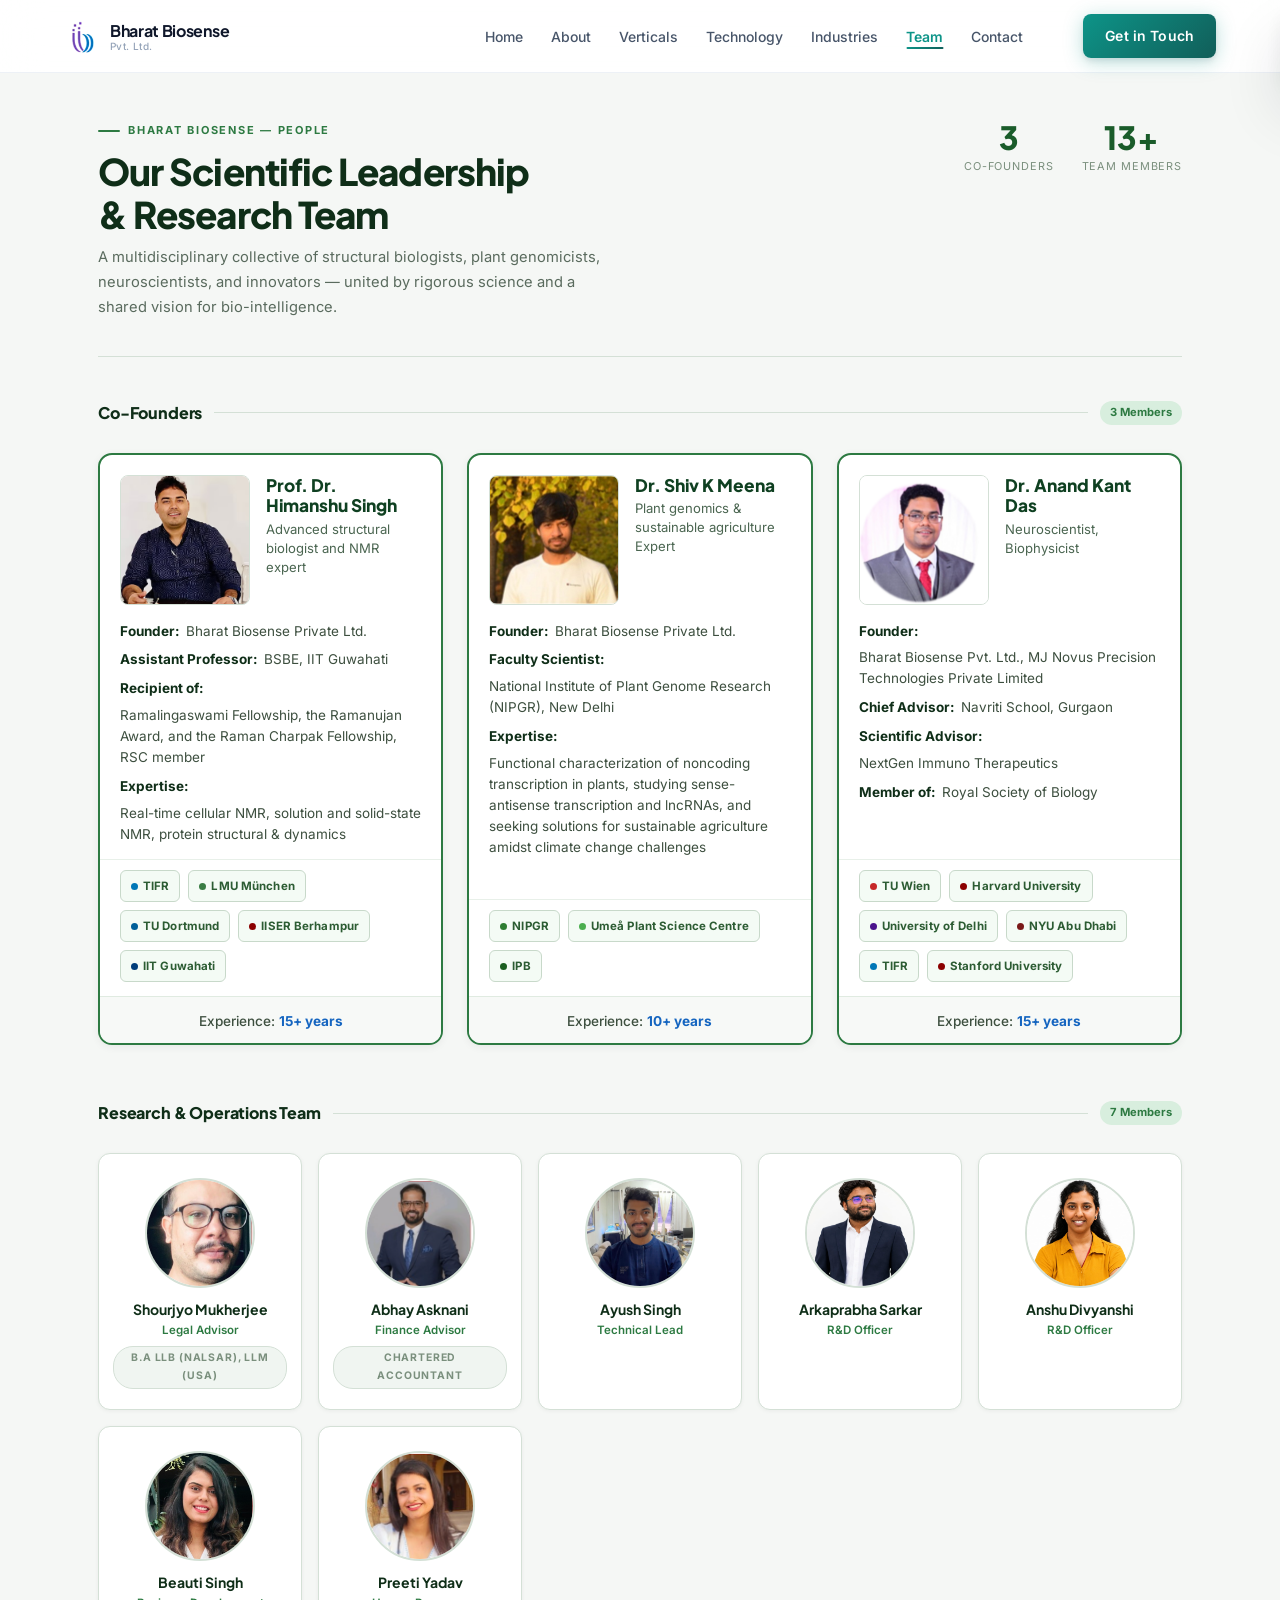
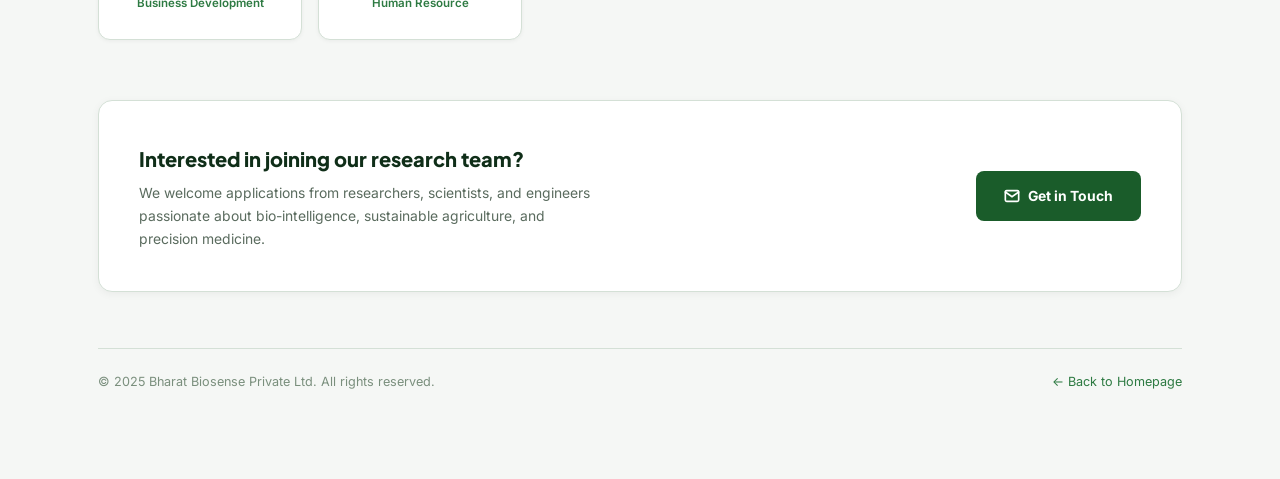
<file: team.html>
<!DOCTYPE html>
<html lang="en">
<head>
  <meta charset="UTF-8" />
  <meta name="viewport" content="width=device-width, initial-scale=1.0" />
  <title>Our Team — Bharat Biosense Pvt. Ltd.</title>
  <meta name="description" content="Meet the scientific leadership and research team driving Bharat Biosense's mission in bio-intelligence, precision medicine and sustainable agriculture." />
  <link rel="preconnect" href="https://fonts.googleapis.com" />
  <link rel="preconnect" href="https://fonts.gstatic.com" crossorigin />
  <link href="https://fonts.googleapis.com/css2?family=Inter:wght@400;500;600;700&family=Plus+Jakarta+Sans:wght@600;700;800&display=swap" rel="stylesheet" />
  <link rel="stylesheet" href="css/tokens.css" />
  <link rel="stylesheet" href="css/base.css" />
  <link rel="stylesheet" href="css/components.css" />
  <link rel="stylesheet" href="css/nav.css" />

  <style>
    /* ─── PAGE BASE ─────────────────────────────────────── */
    body {
      background: #f5f7f5;
      color: #1a1a1a;
      font-family: 'Inter', system-ui, sans-serif;
      min-height: 100vh;
    }

    .page-wrap {
      max-width: 1180px;
      margin: 0 auto;
      padding: 0 clamp(16px, 4vw, 48px) 64px;
    }

    /* ─── PAGE HEADER ───────────────────────────────────── */
    .team-page-header {
      padding: 48px 0 36px;
      border-bottom: 1.5px solid #d4e0d6;
      margin-bottom: 44px;
    }
    .tph-top {
      display: flex;
      align-items: flex-start;
      justify-content: space-between;
      gap: 24px;
      flex-wrap: wrap;
    }
    .tph-eyebrow {
      font-size: 11px;
      font-weight: 700;
      letter-spacing: 0.16em;
      text-transform: uppercase;
      color: #2d7a42;
      display: flex;
      align-items: center;
      gap: 8px;
      margin-bottom: 10px;
    }
    .tph-eyebrow::before {
      content: '';
      display: block;
      width: 22px;
      height: 2px;
      background: #2d7a42;
      border-radius: 2px;
    }
    .tph-title {
      font-family: 'Plus Jakarta Sans', system-ui, sans-serif;
      font-size: clamp(1.6rem, 3vw, 2.3rem);
      font-weight: 800;
      color: #0f2e18;
      letter-spacing: -0.025em;
      line-height: 1.15;
      margin-bottom: 10px;
    }
    .tph-desc {
      font-size: 0.92rem;
      color: #5a6b5e;
      line-height: 1.7;
      max-width: 520px;
    }
    .tph-stats {
      display: flex;
      gap: 28px;
      flex-shrink: 0;
      align-items: flex-end;
    }
    .tph-stat { text-align: center; }
    .tph-stat-val {
      font-family: 'Plus Jakarta Sans', system-ui, sans-serif;
      font-size: 2rem;
      font-weight: 800;
      color: #1a5c2a;
      line-height: 1;
    }
    .tph-stat-lbl {
      font-size: 0.68rem;
      color: #7a8f7d;
      letter-spacing: 0.08em;
      text-transform: uppercase;
      margin-top: 4px;
    }

    /* ─── SECTION HEADING ───────────────────────────────── */
    .section-header {
      display: flex;
      align-items: center;
      gap: 12px;
      margin-bottom: 28px;
    }
    .sh-title {
      font-family: 'Plus Jakarta Sans', system-ui, sans-serif;
      font-size: 1rem;
      font-weight: 800;
      color: #0f2e18;
      white-space: nowrap;
      letter-spacing: -0.01em;
    }
    .sh-rule {
      flex: 1;
      height: 1px;
      background: #d4e0d6;
    }
    .sh-count {
      font-size: 0.7rem;
      font-weight: 700;
      color: #2d7a42;
      background: #d8eede;
      border-radius: 20px;
      padding: 2px 10px;
      white-space: nowrap;
    }

    /* ════════════════════════════════════════════════════
       FOUNDER CARD — matches reference image exactly
    ════════════════════════════════════════════════════ */
    .founders-section { margin-bottom: 56px; }
    .founders-grid {
      display: grid;
      grid-template-columns: repeat(auto-fill, minmax(340px, 1fr));
      gap: 24px;
    }

    .founder-card {
      background: #ffffff;
      border: 2px solid #2d7a42;
      border-radius: 14px;
      overflow: hidden;
      display: flex;
      flex-direction: column;
      box-shadow: 0 2px 8px rgba(0,0,0,0.06);
      transition: transform 0.22s ease, box-shadow 0.22s ease;
    }
    .founder-card:hover {
      transform: translateY(-4px);
      box-shadow: 0 12px 36px rgba(0,0,0,0.11), 0 2px 8px rgba(0,0,0,0.06);
    }

    /* ── Top: photo + name row ── */
    .fc-header {
      display: flex;
      gap: 16px;
      align-items: flex-start;
      padding: 20px 20px 16px;
    }

    /* Photo — actual image version */
    .fc-photo {
      width: 130px;
      height: 130px;
      border-radius: 8px;
      object-fit: cover;
      flex-shrink: 0;
      border: 1.5px solid #d4e0d6;
    }
    /* Fallback initials block */
    .fc-photo-init {
      width: 130px;
      height: 130px;
      border-radius: 8px;
      background: #eaf4ec;
      border: 1.5px solid #b8d9be;
      flex-shrink: 0;
      display: flex;
      align-items: center;
      justify-content: center;
      font-family: 'Plus Jakarta Sans', system-ui, sans-serif;
      font-size: 1.9rem;
      font-weight: 800;
      color: #1a5c2a;
      letter-spacing: -0.03em;
    }

    .fc-name-col { flex: 1; }
    .fc-name {
      font-family: 'Plus Jakarta Sans', system-ui, sans-serif;
      font-size: 1.08rem;
      font-weight: 800;
      color: #0f4021;
      line-height: 1.2;
      margin-bottom: 4px;
    }
    .fc-subtitle {
      font-size: 0.82rem;
      color: #4a6550;
      line-height: 1.45;
    }

    /* ── Credentials body ── */
    .fc-body {
      padding: 0 20px 14px;
      flex: 1;
    }
    .fc-cred-list {
      list-style: none;
      margin: 0;
      padding: 0;
      display: flex;
      flex-direction: column;
      gap: 8px;
    }
    .fc-cred-list li {
      font-size: 0.845rem;
      line-height: 1.55;
      color: #2c3b2e;
      display: flex;
      gap: 6px;
      flex-wrap: wrap;
    }
    .fc-cred-key {
      font-weight: 700;
      color: #0f2e18;
      flex-shrink: 0;
    }
    .fc-cred-val {
      color: #3d4f3f;
    }

    /* ── Institution logo strip ── */
    .fc-inst-strip {
      padding: 10px 20px 14px;
      border-top: 1px solid #e8f0e9;
      display: flex;
      flex-wrap: wrap;
      gap: 8px;
      align-items: center;
    }
    /* Each institution: text chip styled to look like a logo badge */
    .inst-chip {
      display: inline-flex;
      align-items: center;
      gap: 5px;
      border: 1.5px solid #c8d9ca;
      border-radius: 6px;
      padding: 5px 10px;
      font-size: 0.72rem;
      font-weight: 700;
      color: #2c5c33;
      background: #f4fbf5;
      letter-spacing: 0.01em;
      transition: border-color 0.15s, background 0.15s;
    }
    .inst-chip:hover {
      border-color: #2d7a42;
      background: #e6f4ea;
    }
    /* Colored accent dots per institution group */
    .inst-chip .dot {
      width: 7px;
      height: 7px;
      border-radius: 50%;
      flex-shrink: 0;
    }

    /* ── Experience footer ── */
    .fc-exp-footer {
      background: #f7f9f7;
      border-top: 1px solid #e0ebe1;
      padding: 9px 20px;
      text-align: center;
    }
    .fc-exp-text {
      font-size: 0.85rem;
      color: #3d4f3f;
      font-weight: 500;
    }
    .fc-exp-text .exp-num {
      color: #1565c0;
      font-weight: 700;
    }

    /* ════════════════════════════════════════════════════
       TEAM MEMBER CARDS
    ════════════════════════════════════════════════════ */
    .members-section { margin-bottom: 60px; }
    .members-grid {
      display: grid;
      grid-template-columns: repeat(auto-fill, minmax(168px, 1fr));
      gap: 16px;
    }

    .member-card {
      background: #ffffff;
      border: 1.5px solid #d4e0d6;
      border-radius: 12px;
      padding: 24px 14px 20px;
      text-align: center;
      display: flex;
      flex-direction: column;
      align-items: center;
      gap: 0;
      box-shadow: 0 1px 4px rgba(0,0,0,0.05);
      transition: transform 0.2s ease, box-shadow 0.2s ease, border-color 0.2s ease;
      position: relative;
      overflow: hidden;
    }
    .member-card::after {
      content: '';
      position: absolute;
      top: 0; left: 0; right: 0;
      height: 3px;
      background: #2d7a42;
      transform: scaleX(0);
      transform-origin: left;
      transition: transform 0.22s ease;
    }
    .member-card:hover {
      transform: translateY(-4px);
      box-shadow: 0 10px 28px rgba(0,0,0,0.10);
      border-color: #2d7a42;
    }
    .member-card:hover::after { transform: scaleX(1); }

    .mc-photo-wrap { margin-bottom: 12px; }
    .mc-photo {
      width: 110px;
      height: 110px;
      border-radius: 50%;
      object-fit: cover;
      border: 2px solid #d4e0d6;
    }
    .mc-photo-init {
      width: 110px;
      height: 110px;
      border-radius: 50%;
      background: #eaf4ec;
      border: 2px solid #b8d9be;
      display: flex;
      align-items: center;
      justify-content: center;
      font-family: 'Plus Jakarta Sans', system-ui, sans-serif;
      font-size: 1.3rem;
      font-weight: 800;
      color: #1a5c2a;
    }
    .mc-name {
      font-family: 'Plus Jakarta Sans', system-ui, sans-serif;
      font-size: 0.875rem;
      font-weight: 700;
      color: #0f2e18;
      line-height: 1.3;
      margin-bottom: 4px;
    }
    .mc-role {
      font-size: 0.72rem;
      color: #2d7a42;
      font-weight: 600;
      line-height: 1.4;
      margin-bottom: 8px;
    }
    .mc-dept {
      font-size: 0.65rem;
      font-weight: 700;
      letter-spacing: 0.08em;
      text-transform: uppercase;
      color: #7a8f7d;
      background: #f0f5f1;
      border-radius: 20px;
      padding: 2px 9px;
      border: 1px solid #d4e0d6;
    }

    /* ─── JOIN CTA ────────────────────────────────────── */
    .join-cta {
      background: #ffffff;
      border: 1.5px solid #d4e0d6;
      border-radius: 14px;
      padding: 40px;
      display: flex;
      align-items: center;
      justify-content: space-between;
      gap: 24px;
      flex-wrap: wrap;
      margin-bottom: 56px;
      box-shadow: 0 2px 8px rgba(0,0,0,0.05);
    }
    .join-cta-title {
      font-family: 'Plus Jakarta Sans', system-ui, sans-serif;
      font-size: 1.25rem;
      font-weight: 800;
      color: #0f2e18;
      margin-bottom: 6px;
    }
    .join-cta-desc {
      font-size: 0.87rem;
      color: #5a6b5e;
      line-height: 1.65;
      max-width: 460px;
    }
    .join-btn {
      display: inline-flex;
      align-items: center;
      gap: 8px;
      background: #1a5c2a;
      color: #ffffff;
      font-size: 0.87rem;
      font-weight: 700;
      padding: 13px 28px;
      border-radius: 8px;
      text-decoration: none;
      white-space: nowrap;
      transition: background 0.2s ease, transform 0.18s ease;
      flex-shrink: 0;
    }
    .join-btn:hover { background: #2d7a42; transform: translateY(-1px); }

    /* ─── FOOTER ──────────────────────────────────────── */
    .team-footer {
      border-top: 1px solid #d4e0d6;
      padding: 22px 0;
      display: flex;
      justify-content: space-between;
      align-items: center;
      flex-wrap: wrap;
      gap: 8px;
      font-size: 0.79rem;
      color: #7a8f7d;
    }
    .team-footer a { color: #2d7a42; text-decoration: none; }
    .team-footer a:hover { text-decoration: underline; }

    /* ─── REVEAL ANIMATION ─────────────────────────────── */
    .reveal {
      opacity: 0;
      transform: translateY(18px);
      transition: opacity 0.5s ease, transform 0.5s ease;
    }
    .reveal.in { opacity: 1; transform: translateY(0); }
    .reveal.d1 { transition-delay: 0.07s; }
    .reveal.d2 { transition-delay: 0.14s; }
    .reveal.d3 { transition-delay: 0.21s; }
    .reveal.d4 { transition-delay: 0.28s; }

    /* ─── RESPONSIVE ──────────────────────────────────── */
    @media (max-width: 900px) {
      .founders-grid { grid-template-columns: 1fr; }
    }
    @media (max-width: 680px) {
      .tph-top { flex-direction: column; }
      .tph-stats { justify-content: flex-start; }
      .members-grid { grid-template-columns: repeat(2, 1fr); }
      .join-cta { flex-direction: column; padding: 28px 20px; }
    }
    @media (max-width: 400px) {
      .members-grid { gap: 12px; }
    }
  </style>
</head>
<body>

  <!-- ═══════════════════ NAVIGATION ═══════════════════ -->
  <header class="nav-wrapper" id="site-nav" role="banner">
    <nav class="nav-container" aria-label="Main navigation">
      <a href="index.html" class="nav-logo" aria-label="Bharat Biosense — Home">
        <div class="nav-logo-icon" aria-hidden="true">
          <img src="assets/images/logo_transparent.png" alt="Bharat Biosense Logo" width="36" height="36" style="object-fit:contain;" />
        </div>
        <div class="nav-logo-text">
          <span class="nav-logo-name">Bharat Biosense</span>
          <span class="nav-logo-tag">Pvt. Ltd.</span>
        </div>
      </a>
      <ul class="nav-links" role="list">
        <li><a href="index.html" class="nav-link">Home</a></li>
        <li><a href="index.html#about" class="nav-link">About</a></li>
        <li><a href="index.html#verticals" class="nav-link">Verticals</a></li>
        <li><a href="index.html#platform" class="nav-link">Technology</a></li>
        <li><a href="index.html#industries" class="nav-link">Industries</a></li>
        <li><a href="team.html" class="nav-link nav-link-active">Team</a></li>
        <li><a href="index.html#cta" class="nav-link">Contact</a></li>
      </ul>
      <div class="nav-actions">
        <a href="index.html#cta" class="btn btn-primary btn-md" id="nav-cta">Get in Touch</a>
        <button class="nav-hamburger" id="nav-hamburger" aria-expanded="false" aria-controls="mobile-menu" aria-label="Open menu">
          <span class="hamburger-line"></span>
          <span class="hamburger-line"></span>
          <span class="hamburger-line"></span>
        </button>
      </div>
    </nav>
    <!-- Mobile menu -->
    <div class="mobile-menu" id="mobile-menu" role="dialog" aria-modal="true" aria-label="Mobile navigation">
      <div class="mobile-menu-header">
        <a href="index.html" class="nav-logo" aria-label="Bharat Biosense">
          <span class="nav-logo-name">Bharat Biosense</span>
        </a>
        <button class="mobile-close" id="mobile-close" aria-label="Close menu">
          <svg width="24" height="24" viewBox="0 0 24 24" fill="none" stroke="currentColor" stroke-width="2" stroke-linecap="round"><line x1="18" y1="6" x2="6" y2="18"/><line x1="6" y1="6" x2="18" y2="18"/></svg>
        </button>
      </div>
      <div class="mobile-menu-section">
        <div class="mobile-menu-category">Explore</div>
        <ul class="mobile-nav-links" role="list">
          <li><a href="index.html" class="mobile-nav-link">
            <svg width="18" height="18" viewBox="0 0 24 24" fill="none" stroke="currentColor" stroke-width="1.5" stroke-linecap="round"><path d="M3 9l9-7 9 7v11a2 2 0 0 1-2 2H5a2 2 0 0 1-2-2z"/><polyline points="9 22 9 12 15 12 15 22"/></svg>
            <span>Home</span></a></li>
          <li><a href="index.html#about" class="mobile-nav-link">
            <svg width="18" height="18" viewBox="0 0 24 24" fill="none" stroke="currentColor" stroke-width="1.5" stroke-linecap="round"><circle cx="12" cy="8" r="4"/><path d="M4 20c0-4 3.6-7 8-7s8 3 8 7"/></svg>
            <span>About</span></a></li>
          <li><a href="index.html#verticals" class="mobile-nav-link">
            <svg width="18" height="18" viewBox="0 0 24 24" fill="none" stroke="currentColor" stroke-width="1.5" stroke-linecap="round"><rect x="3" y="3" width="7" height="7"/><rect x="14" y="3" width="7" height="7"/><rect x="14" y="14" width="7" height="7"/><rect x="3" y="14" width="7" height="7"/></svg>
            <span>Verticals</span></a></li>
          <li><a href="team.html" class="mobile-nav-link">
            <svg width="18" height="18" viewBox="0 0 24 24" fill="none" stroke="#2d7a42" stroke-width="1.5" stroke-linecap="round"><path d="M17 21v-2a4 4 0 0 0-4-4H5a4 4 0 0 0-4 4v2"/><circle cx="9" cy="7" r="4"/><path d="M23 21v-2a4 4 0 0 0-3-3.87"/><path d="M16 3.13a4 4 0 0 1 0 7.75"/></svg>
            <span>Our Team</span></a></li>
          <li><a href="index.html#cta" class="mobile-nav-link">
            <svg width="18" height="18" viewBox="0 0 24 24" fill="none" stroke="currentColor" stroke-width="1.5" stroke-linecap="round"><path d="M4 4h16c1.1 0 2 .9 2 2v12c0 1.1-.9 2-2 2H4c-1.1 0-2-.9-2-2V6c0-1.1.9-2 2-2z"/><polyline points="22,6 12,13 2,6"/></svg>
            <span>Contact</span></a></li>
        </ul>
      </div>
      <a href="index.html#cta" class="btn btn-primary btn-lg mobile-cta">Get in Touch</a>
    </div>
    <div class="mobile-overlay" id="mobile-overlay"></div>
  </header>

  <main id="main-content">
  <div class="page-wrap">

    <!-- ═══════════════ PAGE HEADER ═══════════════ -->
    <header class="team-page-header">
      <div class="tph-top">
        <div>
          <div class="tph-eyebrow">Bharat Biosense &mdash; People</div>
          <h1 class="tph-title">Our Scientific Leadership<br>&amp; Research Team</h1>
          <p class="tph-desc">A multidisciplinary collective of structural biologists, plant genomicists, neuroscientists, and innovators — united by rigorous science and a shared vision for bio-intelligence.</p>
        </div>
        <div class="tph-stats">
          <div class="tph-stat">
            <div class="tph-stat-val">3</div>
            <div class="tph-stat-lbl">Co-Founders</div>
          </div>
          <div class="tph-stat">
            <div class="tph-stat-val">13+</div>
            <div class="tph-stat-lbl">Team Members</div>
          </div>

        </div>
      </div>
    </header>

    <!-- ═══════════════ CO-FOUNDERS ═══════════════ -->
    <section class="founders-section" aria-labelledby="founders-title">
      <div class="section-header">
        <h2 class="sh-title" id="founders-title">Co-Founders</h2>
        <div class="sh-rule"></div>
        <span class="sh-count">3 Members</span>
      </div>

      <div class="founders-grid">

        <!-- ───── Prof. Dr. Himanshu Singh ───── -->
        <article class="founder-card reveal" id="founder-himanshu" aria-label="Prof. Dr. Himanshu Singh">

          <div class="fc-header">
            <img src="assets/images/founder_himanshu.jpg" alt="Prof. Dr. Himanshu Singh" class="fc-photo" />
            <div class="fc-name-col">
              <div class="fc-name">Prof. Dr. Himanshu Singh</div>
              <div class="fc-subtitle">Advanced structural biologist and NMR expert</div>
            </div>
          </div>

          <div class="fc-body">
            <ul class="fc-cred-list">
              <li>
                <span class="fc-cred-key">Founder:</span>
                <span class="fc-cred-val">Bharat Biosense Private Ltd.</span>
              </li>
              <li>
                <span class="fc-cred-key">Assistant Professor:</span>
                <span class="fc-cred-val">BSBE, IIT Guwahati</span>
              </li>
              <li>
                <span class="fc-cred-key">Recipient of:</span>
                <span class="fc-cred-val">Ramalingaswami Fellowship, the Ramanujan Award, and the Raman Charpak Fellowship, RSC member</span>
              </li>
              <li>
                <span class="fc-cred-key">Expertise:</span>
                <span class="fc-cred-val">Real-time cellular NMR, solution and solid-state NMR, protein structural &amp; dynamics</span>
              </li>
            </ul>
          </div>

          <!-- Institution logos as styled chips -->
          <div class="fc-inst-strip">
            <span class="inst-chip">
              <span class="dot" style="background:#0077b6;"></span> TIFR
            </span>
            <span class="inst-chip">
              <span class="dot" style="background:#3a7d44;"></span> LMU München
            </span>
            <span class="inst-chip">
              <span class="dot" style="background:#005f99;"></span> TU Dortmund
            </span>
            <span class="inst-chip">
              <span class="dot" style="background:#8b0000;"></span> IISER Berhampur
            </span>
            <span class="inst-chip">
              <span class="dot" style="background:#003d7a;"></span> IIT Guwahati
            </span>
          </div>

          <div class="fc-exp-footer">
            <span class="fc-exp-text">Experience: <span class="exp-num">15+ years</span></span>
          </div>
        </article>

        <!-- ───── Dr. Shiv K Meena ───── -->
        <article class="founder-card reveal d1" id="founder-shiv" aria-label="Dr. Shiv K Meena">

          <div class="fc-header">
            <img src="assets/images/founder_shiv.jpg" alt="Dr. Shiv K Meena" class="fc-photo" />
            <div class="fc-name-col">
              <div class="fc-name">Dr. Shiv K Meena</div>
              <div class="fc-subtitle">Plant genomics &amp; sustainable agriculture Expert</div>
            </div>
          </div>

          <div class="fc-body">
            <ul class="fc-cred-list">
              <li>
                <span class="fc-cred-key">Founder:</span>
                <span class="fc-cred-val">Bharat Biosense Private Ltd.</span>
              </li>
              <li>
                <span class="fc-cred-key">Faculty Scientist:</span>
                <span class="fc-cred-val">National Institute of Plant Genome Research (NIPGR), New Delhi</span>
              </li>
              <li>
                <span class="fc-cred-key">Expertise:</span>
                <span class="fc-cred-val">Functional characterization of noncoding transcription in plants, studying sense-antisense transcription and lncRNAs, and seeking solutions for sustainable agriculture amidst climate change challenges</span>
              </li>
            </ul>
          </div>

          <div class="fc-inst-strip">
            <span class="inst-chip">
              <span class="dot" style="background:#2e7d32;"></span> NIPGR
            </span>
            <span class="inst-chip">
              <span class="dot" style="background:#4caf50;"></span> Umeå Plant Science Centre
            </span>
            <span class="inst-chip">
              <span class="dot" style="background:#1b5e20;"></span> IPB
            </span>
          </div>

          <div class="fc-exp-footer">
            <span class="fc-exp-text">Experience: <span class="exp-num">10+ years</span></span>
          </div>
        </article>

        <!-- ───── Dr. Anand Kant Das ───── -->
        <article class="founder-card reveal d2" id="founder-anand" aria-label="Dr. Anand Kant Das">

          <div class="fc-header">
            <img src="assets/images/founder_anand.jpg" alt="Dr. Anand Kant Das" class="fc-photo" />
            <div class="fc-name-col">
              <div class="fc-name">Dr. Anand Kant Das</div>
              <div class="fc-subtitle">Neuroscientist, Biophysicist</div>
            </div>
          </div>

          <div class="fc-body">
            <ul class="fc-cred-list">
              <li>
                <span class="fc-cred-key">Founder:</span>
                <span class="fc-cred-val">Bharat Biosense Pvt. Ltd., MJ Novus Precision Technologies Private Limited</span>
              </li>
              <li>
                <span class="fc-cred-key">Chief Advisor:</span>
                <span class="fc-cred-val">Navriti School, Gurgaon</span>
              </li>
              <li>
                <span class="fc-cred-key">Scientific Advisor:</span>
                <span class="fc-cred-val">NextGen Immuno Therapeutics</span>
              </li>
              <li>
                <span class="fc-cred-key">Member of:</span>
                <span class="fc-cred-val">Royal Society of Biology</span>
              </li>

            </ul>
          </div>

          <div class="fc-inst-strip">
            <span class="inst-chip">
              <span class="dot" style="background:#c62828;"></span> TU Wien
            </span>
            <span class="inst-chip">
              <span class="dot" style="background:#8b0000;"></span> Harvard University
            </span>
            <span class="inst-chip">
              <span class="dot" style="background:#4a148c;"></span> University of Delhi
            </span>
            <span class="inst-chip">
              <span class="dot" style="background:#7a1919;"></span> NYU Abu Dhabi
            </span>
            <span class="inst-chip">
              <span class="dot" style="background:#0077b6;"></span> TIFR
            </span>
            <span class="inst-chip">
              <span class="dot" style="background:#8b0000;"></span> Stanford University
            </span>
          </div>

          <div class="fc-exp-footer">
            <span class="fc-exp-text">Experience: <span class="exp-num">15+ years</span></span>
          </div>
        </article>

      </div><!-- /founders-grid -->
    </section>

    <!-- ═══════════════ TEAM MEMBERS ═══════════════ -->
    <section class="members-section" aria-labelledby="members-title">
      <div class="section-header">
        <h2 class="sh-title" id="members-title">Research &amp; Operations Team</h2>
        <div class="sh-rule"></div>
        <span class="sh-count">7 Members</span>
      </div>

      <div class="members-grid" id="members-grid">

        <article class="member-card reveal" id="member-shourjyo">
          <div class="mc-photo-wrap"><img src="assets/images/Shourjyo.png" alt="Shourjyo Mukherjee" class="mc-photo" /></div>
          <div class="mc-name">Shourjyo Mukherjee</div>
          <div class="mc-role">Legal Advisor</div>
          <span class="mc-dept">B.A LLB (NALSAR), LLM (USA)</span>
        </article>

        <article class="member-card reveal d1" id="member-abhay">
          <div class="mc-photo-wrap"><img src="assets/images/Abhay.png" alt="Abhay Asknani" class="mc-photo" /></div>
          <div class="mc-name">Abhay Asknani</div>
          <div class="mc-role">Finance Advisor</div>
          <span class="mc-dept">Chartered Accountant</span>
        </article>

        <article class="member-card reveal d2" id="member-ayush">
          <div class="mc-photo-wrap"><img src="assets/images/AYUSH.png" alt="Ayush Singh" class="mc-photo" /></div>
          <div class="mc-name">Ayush Singh</div>
          <div class="mc-role">Technical Lead</div>
        </article>

        <article class="member-card reveal d3" id="member-arkaprabha">
          <div class="mc-photo-wrap"><img src="assets/images/Arkaprabha.png" alt="Arkaprabha Sarkar" class="mc-photo" /></div>
          <div class="mc-name">Arkaprabha Sarkar</div>
          <div class="mc-role">R&amp;D Officer</div>
        </article>

        <article class="member-card reveal" id="member-anshu">
          <div class="mc-photo-wrap"><img src="assets/images/anshu.png" alt="Anshu Divyanshi" class="mc-photo" /></div>
          <div class="mc-name">Anshu Divyanshi</div>
          <div class="mc-role">R&amp;D Officer</div>
        </article>

        <article class="member-card reveal d1" id="member-beauti">
          <div class="mc-photo-wrap"><img src="assets/images/beauti.png" alt="Beauti Singh" class="mc-photo" /></div>
          <div class="mc-name">Beauti Singh</div>
          <div class="mc-role">Business Development</div>
        </article>

        <article class="member-card reveal d2" id="member-preeti">
          <div class="mc-photo-wrap"><img src="assets/images/preeti.png" alt="Preeti Yadav" class="mc-photo" /></div>
          <div class="mc-name">Preeti Yadav</div>
          <div class="mc-role">Human Resource</div>
        </article>

      </div>
    </section>

    <!-- ═══════════════ JOIN CTA ═══════════════ -->
    <div class="join-cta">
      <div>
        <div class="join-cta-title">Interested in joining our research team?</div>
        <p class="join-cta-desc">We welcome applications from researchers, scientists, and engineers passionate about bio-intelligence, sustainable agriculture, and precision medicine.</p>
      </div>
      <a href="index.html#cta" class="join-btn" id="team-join-btn">
        <svg width="16" height="16" viewBox="0 0 24 24" fill="none" stroke="currentColor" stroke-width="2.5" stroke-linecap="round"><path d="M4 4h16c1.1 0 2 .9 2 2v12c0 1.1-.9 2-2 2H4c-1.1 0-2-.9-2-2V6c0-1.1.9-2 2-2z"/><polyline points="22,6 12,13 2,6"/></svg>
        Get in Touch
      </a>
    </div>

    <!-- ═══════════════ FOOTER ═══════════════ -->
    <footer class="team-footer">
      <span>&copy; 2025 Bharat Biosense Private Ltd. All rights reserved.</span>
      <a href="index.html">&larr; Back to Homepage</a>
    </footer>

  </div><!-- /page-wrap -->
  </main>

  <script>
    /* ── Hamburger ─────────────────────────────── */
    const ham    = document.getElementById('nav-hamburger');
    const menu   = document.getElementById('mobile-menu');
    const overlay= document.getElementById('mobile-overlay');
    const close  = document.getElementById('mobile-close');
    const open   = () => { ham.setAttribute('aria-expanded','true');  menu.classList.add('open');  overlay.classList.add('open');  };
    const shut   = () => { ham.setAttribute('aria-expanded','false'); menu.classList.remove('open'); overlay.classList.remove('open'); };
    if (ham)     ham.addEventListener('click', open);
    if (close)   close.addEventListener('click', shut);
    if (overlay) overlay.addEventListener('click', shut);

    /* ── Sticky nav ───────────────────────────── */
    const nav = document.getElementById('site-nav');
    window.addEventListener('scroll', () => nav.classList.toggle('scrolled', window.scrollY > 20), { passive:true });

    /* ── Scroll reveal ───────────────────────── */
    const obs = new IntersectionObserver(entries => {
      entries.forEach(e => { if (e.isIntersecting) { e.target.classList.add('in'); obs.unobserve(e.target); } });
    }, { threshold: 0.10, rootMargin: '0px 0px -24px 0px' });
    document.querySelectorAll('.reveal').forEach(el => obs.observe(el));
  </script>
</body>
</html>
</file>
<file: css/tokens.css>
/* ═══════════════════════════════════════════════
   BSPL DESIGN SYSTEM — CSS TOKENS
   tokens.css
   ═══════════════════════════════════════════════ */

:root {
  /* ── COLORS ─────────────────────────────────── */
  --color-teal-50:    #EFFAF9;
  --color-teal-100:   #CCEFF0;
  --color-teal-400:   #2DD4BF;
  --color-teal-600:   #0D9488;
  --color-teal-800:   #115E59;
  --color-emerald-400:#34D399;
  --color-emerald-600:#059669;
  --color-blue-400:   #60A5FA;
  --color-blue-500:   #3B82F6;
  --color-blue-700:   #1D4ED8;
  --color-blue-900:   #1E3A5F;
  --color-white:      #FFFFFF;
  --color-gray-25:    #FAFAFA;
  --color-gray-50:    #F8FAFC;
  --color-gray-100:   #F1F5F9;
  --color-gray-200:   #E2E8F0;
  --color-gray-300:   #CBD5E1;
  --color-gray-400:   #94A3B8;
  --color-gray-500:   #64748B;
  --color-gray-600:   #475569;
  --color-gray-700:   #334155;
  --color-gray-800:   #1E293B;
  --color-gray-900:   #0F172A;
  --color-success:    #059669;
  --color-error:      #DC2626;

  /* ── TYPOGRAPHY ──────────────────────────────── */
  --font-display: 'Plus Jakarta Sans', 'DM Sans', system-ui, sans-serif;
  --font-body:    'Inter', 'DM Sans', system-ui, sans-serif;
  --font-mono:    'JetBrains Mono', 'Fira Code', monospace;

  /* ── SPACING ─────────────────────────────────── */
  --space-1:  4px;
  --space-2:  8px;
  --space-3:  12px;
  --space-4:  16px;
  --space-5:  20px;
  --space-6:  24px;
  --space-7:  28px;
  --space-8:  32px;
  --space-10: 40px;
  --space-12: 48px;
  --space-14: 56px;
  --space-16: 64px;
  --space-20: 80px;
  --space-24: 96px;
  --space-28: 112px;
  --space-32: 128px;

  /* ── BORDER RADIUS ───────────────────────────── */
  --radius-xs:   4px;
  --radius-sm:   8px;
  --radius-md:   12px;
  --radius-lg:   16px;
  --radius-xl:   24px;
  --radius-2xl:  32px;
  --radius-full: 9999px;

  /* ── SHADOWS ─────────────────────────────────── */
  --shadow-xs:  0 1px 2px rgba(15, 23, 42, 0.04);
  --shadow-sm:  0 1px 3px rgba(15, 23, 42, 0.06), 0 1px 2px rgba(15, 23, 42, 0.04);
  --shadow-md:  0 4px 6px rgba(15, 23, 42, 0.05), 0 2px 4px rgba(15, 23, 42, 0.04);
  --shadow-lg:  0 10px 15px rgba(15, 23, 42, 0.06), 0 4px 6px rgba(15, 23, 42, 0.04);
  --shadow-xl:  0 20px 25px rgba(15, 23, 42, 0.08), 0 8px 10px rgba(15, 23, 42, 0.04);
  --shadow-2xl: 0 40px 60px rgba(15, 23, 42, 0.12), 0 16px 20px rgba(15, 23, 42, 0.06);
  --shadow-teal-glow: 0 0 0 3px rgba(13, 148, 136, 0.15), 0 8px 24px rgba(13, 148, 136, 0.15);
  --shadow-blue-glow: 0 0 0 3px rgba(59, 130, 246, 0.15), 0 8px 24px rgba(59, 130, 246, 0.12);
  --shadow-inset: inset 0 2px 4px rgba(15, 23, 42, 0.04);

  /* ── GRADIENTS ───────────────────────────────── */
  --gradient-brand: linear-gradient(135deg, #0D9488 0%, #115E59 100%);
  --gradient-brand-soft: linear-gradient(135deg, rgba(13,148,136,0.12) 0%, rgba(17,94,89,0.12) 100%);
  --gradient-hero:  linear-gradient(160deg, #F0FEFE 0%, #F0F9FF 100%);
  --gradient-dark:  linear-gradient(160deg, #0F172A 0%, #13243A 100%);
  --gradient-text:  linear-gradient(135deg, #0D9488, #115E59);
  --gradient-glass: linear-gradient(135deg, rgba(255,255,255,0.72) 0%, rgba(255,255,255,0.36) 100%);
  --gradient-mesh:
    radial-gradient(at 15% 25%, hsla(177, 84%, 32%, 0.13) 0px, transparent 50%),
    radial-gradient(at 80% 10%, hsla(175, 91%, 20%, 0.09) 0px, transparent 50%),
    radial-gradient(at 55% 80%, hsla(172, 94%, 30%, 0.08) 0px, transparent 45%),
    radial-gradient(at 90% 70%, hsla(177, 63%, 51%, 0.06) 0px, transparent 40%);
  --gradient-teal-wash: linear-gradient(135deg, #F0FEFE 0%, #F0FFFA 100%);

  /* ── EASINGS ─────────────────────────────────── */
  --ease-standard: cubic-bezier(0.4, 0, 0.2, 1);
  --ease-enter:    cubic-bezier(0.0, 0, 0.2, 1);
  --ease-exit:     cubic-bezier(0.4, 0, 1, 1);
  --ease-spring:   cubic-bezier(0.34, 1.56, 0.64, 1);
  --ease-smooth:   cubic-bezier(0.25, 0.46, 0.45, 0.94);

  /* ── Z-INDEX ─────────────────────────────────── */
  --z-below:    -1;
  --z-base:      0;
  --z-raised:   10;
  --z-dropdown: 100;
  --z-sticky:   200;
  --z-overlay:  300;
  --z-modal:    400;
  --z-toast:    500;
}
</file>
<file: css/base.css>
/* ═══════════════════════════════════════════════
   BSPL — BASE STYLES
   base.css
   ═══════════════════════════════════════════════ */

*, *::before, *::after {
  box-sizing: border-box;
  margin: 0;
  padding: 0;
}

html {
  scroll-behavior: smooth;
  -webkit-text-size-adjust: 100%;
  font-size: 16px;
}

body {
  font-family: var(--font-body);
  font-size: 16px;
  line-height: 1.75;
  color: var(--color-gray-800);
  background-color: var(--color-white);
  -webkit-font-smoothing: antialiased;
  -moz-osx-font-smoothing: grayscale;
  overflow-x: clip;
}

/* ── Skip link ─────────────────────────────────── */
.skip-link {
  position: absolute;
  top: -100%;
  left: 1rem;
  z-index: 9999;
  padding: 0.5rem 1rem;
  background: var(--color-teal-600);
  color: white;
  border-radius: var(--radius-sm);
  font-weight: 600;
  text-decoration: none;
  transition: top 0.2s;
}
.skip-link:focus { top: 1rem; }

/* ── Container ─────────────────────────────────── */
.container {
  width: 100%;
  max-width: 1280px;
  margin-inline: auto;
  padding-inline: clamp(20px, 5vw, 80px);
}

/* ── Typography base ───────────────────────────── */
h1, h2, h3, h4, h5, h6 {
  font-family: var(--font-display);
  line-height: 1.15;
  letter-spacing: -0.02em;
  color: var(--color-gray-900);
}
h1 { font-size: clamp(2.25rem, 5vw, 4rem); font-weight: 800; letter-spacing: -0.035em; }
h2 { font-size: clamp(1.75rem, 4vw, 3rem); font-weight: 700; letter-spacing: -0.03em; }
h3 { font-size: clamp(1.25rem, 2.5vw, 1.75rem); font-weight: 600; }
h4 { font-size: clamp(1.1rem, 2vw, 1.375rem); font-weight: 600; }

p { color: var(--color-gray-600); line-height: 1.75; }
a { color: inherit; text-decoration: none; }
img { display: block; max-width: 100%; }
ul { list-style: none; }
button { cursor: pointer; font-family: var(--font-body); }
svg { flex-shrink: 0; }

/* ── Text utilities ────────────────────────────── */
.text-gradient {
  background: var(--gradient-text);
  -webkit-background-clip: text;
  -webkit-text-fill-color: transparent;
  background-clip: text;
}

.section-overline {
  display: inline-block;
  font-size: 11px;
  font-weight: 700;
  letter-spacing: 0.16em;
  text-transform: uppercase;
  color: var(--color-teal-600);
  margin-bottom: var(--space-3);
}
.section-overline-light {
  color: rgba(45, 212, 191, 0.85);
}

.section-heading { margin-bottom: var(--space-4); }
.section-heading-white { color: #ffffff; }

.section-divider {
  width: 56px;
  height: 3px;
  background: var(--gradient-brand);
  border-radius: 2px;
  margin-bottom: var(--space-8);
}
.section-header-centered .section-divider {
  margin-inline: auto;
}

.section-descriptor {
  max-width: 560px;
  font-size: 1.0625rem;
  color: var(--color-gray-500);
  line-height: 1.7;
}
.section-header-centered .section-descriptor {
  margin-inline: auto;
}
.section-descriptor-light {
  color: rgba(203, 213, 225, 0.8);
}

.section-header-centered {
  text-align: center;
  margin-bottom: var(--space-16);
}

/* ── Tag variants ──────────────────────────────── */
.tag {
  display: inline-flex;
  align-items: center;
  padding: 3px 10px;
  border-radius: var(--radius-full);
  font-size: 11px;
  font-weight: 700;
  letter-spacing: 0.06em;
  text-transform: uppercase;
}
.tag-teal    { background: var(--color-teal-50);  color: var(--color-teal-800); }
.tag-emerald { background: #ECFDF5;               color: #065F46; }
.tag-blue    { background: #EFF6FF;               color: var(--color-blue-700); }
.tag-gray    { background: var(--color-gray-100); color: var(--color-gray-600); }
.tag-teal-sm, .tag-blue-sm, .tag-emerald-sm {
  font-size: 10px;
  padding: 2px 8px;
}
.tag-teal-sm    { background: rgba(13,148,136,0.15);  color: #2DD4BF; }
.tag-blue-sm    { background: rgba(59,130,246,0.15);  color: #93C5FD; }
.tag-emerald-sm { background: rgba(5,150,105,0.15);   color: #34D399; }
</file>
<file: css/components.css>
/* ═══════════════════════════════════════════════
   BSPL — BUTTON & SHARED COMPONENTS
   components.css
   ═══════════════════════════════════════════════ */

/* ── Buttons ───────────────────────────────────── */
.btn {
  display: inline-flex;
  align-items: center;
  justify-content: center;
  gap: 8px;
  font-family: var(--font-body);
  font-weight: 600;
  letter-spacing: 0.01em;
  border: none;
  border-radius: var(--radius-sm);
  cursor: pointer;
  text-decoration: none;
  transition:
    transform 0.2s var(--ease-spring),
    box-shadow 0.2s var(--ease-standard),
    background 0.2s var(--ease-standard),
    color 0.2s var(--ease-standard);
  white-space: nowrap;
  position: relative;
  overflow: hidden;
}
.btn::after {
  content: '';
  position: absolute;
  inset: 0;
  background: rgba(255,255,255,0);
  transition: background 0.15s ease;
}
.btn:hover::after { background: rgba(255,255,255,0.06); }
.btn:active { transform: translateY(1px) scale(0.99); }

/* Sizes */
.btn-sm  { padding: 8px 16px;  font-size: 13px; height: 36px; }
.btn-md  { padding: 11px 22px; font-size: 14px; height: 44px; }
.btn-lg  { padding: 14px 28px; font-size: 15px; height: 52px; }
.btn-xl  { padding: 17px 36px; font-size: 16px; height: 60px; }

/* Primary */
.btn-primary {
  background: var(--gradient-brand);
  color: #ffffff;
  box-shadow: var(--shadow-md), 0 4px 20px rgba(13, 148, 136, 0.28);
}
.btn-primary:hover {
  transform: translateY(-2px);
  box-shadow: var(--shadow-xl), 0 8px 32px rgba(13, 148, 136, 0.38);
}

/* Secondary */
.btn-secondary {
  background: transparent;
  color: var(--color-teal-600);
  border: 1.5px solid var(--color-teal-600);
  box-shadow: none;
}
.btn-secondary:hover {
  background: var(--color-teal-50);
  box-shadow: var(--shadow-teal-glow);
  transform: translateY(-1px);
}

/* Ghost */
.btn-ghost {
  background: transparent;
  color: var(--color-gray-700);
  border: none;
}
.btn-ghost:hover {
  background: var(--color-gray-100);
  color: var(--color-gray-900);
}

/* Glass — for dark backgrounds */
.btn-glass {
  background: rgba(255, 255, 255, 0.10);
  color: #ffffff;
  border: 1px solid rgba(255, 255, 255, 0.22);
  backdrop-filter: blur(12px);
}
.btn-glass:hover {
  background: rgba(255, 255, 255, 0.18);
  transform: translateY(-1px);
}

/* Trailing icon animation */
.btn-icon-trail {
  transition: transform 0.2s var(--ease-spring);
}
.btn:hover .btn-icon-trail {
  transform: translateX(4px);
}

/* ══════════════════════════════════════════════════════════════════════════════
   PREMIUM APPLE-STYLE SCROLL EXPERIENCE (PROGRESS INDICATORS & PHYSICS)
══════════════════════════════════════════════════════════════════════════════ */
/* Top Viewport Scroll Progress Bar */
.scroll-progress-bar {
  position: fixed;
  top: 0;
  left: 0;
  width: 0%;
  height: 3px;
  background: linear-gradient(90deg, #10B981 0%, #06B6D4 50%, #3B82F6 100%);
  z-index: 10000;
  box-shadow: 0 0 12px rgba(16, 185, 129, 0.7);
  pointer-events: none;
  transition: width 0.05s linear;
}

/* Floating Magnetic Back to Top Button */
.scroll-to-top-btn {
  position: fixed;
  bottom: 28px;
  right: 28px;
  width: 48px;
  height: 48px;
  border-radius: 50%;
  background: rgba(15, 23, 42, 0.85);
  border: 1px solid rgba(45, 212, 191, 0.4);
  color: #34D399;
  display: flex;
  align-items: center;
  justify-content: center;
  cursor: pointer;
  z-index: 9999;
  box-shadow: 0 10px 25px -5px rgba(0, 0, 0, 0.5), 0 0 15px rgba(16, 185, 129, 0.2);
  backdrop-filter: blur(16px);
  opacity: 0;
  visibility: hidden;
  transform: translateY(20px) scale(0.9);
  transition: all 0.3s cubic-bezier(0.16, 1, 0.3, 1);
}

.scroll-to-top-btn.is-visible {
  opacity: 1;
  visibility: visible;
  transform: translateY(0) scale(1);
}

.scroll-to-top-btn:hover {
  background: linear-gradient(135deg, #10B981 0%, #06B6D4 100%);
  color: #0F172A;
  border-color: #34D399;
  transform: translateY(-4px) scale(1.08);
  box-shadow: 0 15px 30px -5px rgba(16, 185, 129, 0.6);
}
</file>
<file: css/nav.css>
/* ═══════════════════════════════════════════════
   BSPL — NAVIGATION
   nav.css
   ═══════════════════════════════════════════════ */

/* ── Sticky nav wrapper ────────────────────────── */
.nav-wrapper {
  position: sticky;
  top: 0;
  z-index: var(--z-sticky);
  background: rgba(255, 255, 255, 0.92);
  backdrop-filter: blur(20px) saturate(180%);
  -webkit-backdrop-filter: blur(20px) saturate(180%);
  border-bottom: 1px solid rgba(226, 232, 240, 0.6);
  transition: box-shadow 0.3s var(--ease-standard);
}
.nav-wrapper.scrolled {
  box-shadow: var(--shadow-md);
}

/* ── Nav container ─────────────────────────────── */
.nav-container {
  max-width: 1280px;
  margin-inline: auto;
  padding-inline: clamp(20px, 5vw, 80px);
  height: 72px;
  display: flex;
  align-items: center;
  gap: var(--space-8);
}

/* ── Logo ──────────────────────────────────────── */
.nav-logo {
  display: flex;
  align-items: center;
  gap: 10px;
  flex-shrink: 0;
  text-decoration: none;
}
.nav-logo-text {
  display: flex;
  flex-direction: column;
  gap: 1px;
}
.nav-logo-name {
  font-family: var(--font-display);
  font-size: 16px;
  font-weight: 700;
  color: var(--color-gray-900);
  letter-spacing: -0.02em;
  line-height: 1.2;
}
.nav-logo-tag {
  font-size: 10px;
  font-weight: 500;
  color: var(--color-gray-400);
  letter-spacing: 0.04em;
  line-height: 1;
}

/* ── Desktop nav links ─────────────────────────── */
.nav-links {
  display: flex;
  align-items: center;
  gap: 4px;
  list-style: none;
  margin-left: auto;
}
.nav-link {
  position: relative;
  padding: 6px 12px;
  font-size: 14px;
  font-weight: 500;
  color: var(--color-gray-600);
  text-decoration: none;
  border-radius: var(--radius-sm);
  transition: color 0.2s ease, background 0.2s ease;
  white-space: nowrap;
}
.nav-link::after {
  content: '';
  position: absolute;
  bottom: 2px;
  left: 50%;
  transform: translateX(-50%) scaleX(0);
  transform-origin: center;
  width: calc(100% - 24px);
  height: 2px;
  background: var(--gradient-brand);
  border-radius: 1px;
  transition: transform 0.22s var(--ease-spring);
}
.nav-link:hover {
  color: var(--color-teal-600);
}
.nav-link:hover::after { transform: translateX(-50%) scaleX(1); }
.nav-link-active {
  color: var(--color-teal-600);
  font-weight: 600;
}
.nav-link-active::after { transform: translateX(-50%) scaleX(1); }

/* ── Nav actions ───────────────────────────────── */
.nav-actions {
  display: flex;
  align-items: center;
  gap: var(--space-4);
  margin-left: var(--space-4);
  flex-shrink: 0;
}

/* ── Hamburger ─────────────────────────────────── */
.nav-hamburger {
  display: none;
  flex-direction: column;
  justify-content: center;
  align-items: center;
  gap: 5px;
  width: 40px;
  height: 40px;
  background: transparent;
  border: none;
  border-radius: var(--radius-sm);
  cursor: pointer;
  padding: 8px;
}
.hamburger-line {
  display: block;
  width: 22px;
  height: 2px;
  background: var(--color-gray-700);
  border-radius: 2px;
  transition: transform 0.3s var(--ease-spring), opacity 0.3s ease, width 0.3s ease;
}
.nav-hamburger[aria-expanded="true"] .hamburger-line:nth-child(1) {
  transform: translateY(7px) rotate(45deg);
}
.nav-hamburger[aria-expanded="true"] .hamburger-line:nth-child(2) {
  opacity: 0; width: 0;
}
.nav-hamburger[aria-expanded="true"] .hamburger-line:nth-child(3) {
  transform: translateY(-7px) rotate(-45deg);
}

/* ── Mobile menu ───────────────────────────────── */
.mobile-menu {
  position: fixed;
  top: 0;
  right: 0;
  bottom: 0;
  width: min(400px, 100vw);
  background: #ffffff;
  z-index: var(--z-modal);
  display: flex;
  flex-direction: column;
  padding: var(--space-6);
  transform: translateX(100%);
  transition: transform 0.35s var(--ease-spring);
  box-shadow: var(--shadow-2xl);
  overflow-y: auto;
}
.mobile-menu.open {
  transform: translateX(0);
}
.mobile-overlay {
  position: fixed;
  inset: 0;
  background: rgba(15, 23, 42, 0.5);
  backdrop-filter: blur(4px);
  z-index: calc(var(--z-modal) - 1);
  opacity: 0;
  pointer-events: none;
  transition: opacity 0.3s ease;
}
.mobile-overlay.open {
  opacity: 1;
  pointer-events: all;
}
.mobile-menu-header {
  display: flex;
  align-items: center;
  justify-content: space-between;
  margin-bottom: var(--space-10);
}
.mobile-close {
  width: 40px;
  height: 40px;
  display: flex;
  align-items: center;
  justify-content: center;
  background: var(--color-gray-100);
  border: none;
  border-radius: var(--radius-full);
  color: var(--color-gray-600);
  cursor: pointer;
  transition: background 0.2s ease, color 0.2s ease;
}
.mobile-close:hover {
  background: var(--color-gray-200);
  color: var(--color-gray-900);
}
.mobile-menu-section {
  margin-bottom: var(--space-6);
}
.mobile-menu-category {
  font-family: var(--font-display);
  font-size: 11px;
  font-weight: 700;
  text-transform: uppercase;
  letter-spacing: 0.08em;
  color: var(--color-gray-400);
  padding: 0 16px;
  margin-bottom: var(--space-2);
}
.mobile-nav-links {
  list-style: none;
  display: flex;
  flex-direction: column;
  gap: 4px;
}
.mobile-nav-link {
  display: flex;
  align-items: center;
  gap: 14px;
  padding: 12px 16px;
  font-family: var(--font-display);
  font-size: 16px;
  font-weight: 600;
  color: var(--color-gray-800);
  border-radius: var(--radius-lg);
  transition: background 0.2s ease, color 0.2s ease, transform 0.15s ease;
  text-decoration: none;
  min-height: 48px;
}
.mobile-nav-link svg {
  flex-shrink: 0;
  color: var(--color-gray-500);
  transition: color 0.2s ease, transform 0.2s ease;
}
.mobile-nav-link:hover, .mobile-nav-link:active {
  background: var(--color-teal-50);
  color: var(--color-teal-700);
}
.mobile-nav-link:hover svg, .mobile-nav-link:active svg {
  color: var(--color-teal-600);
  transform: scale(1.08);
}
.mobile-cta {
  margin-top: auto;
  padding-top: var(--space-4);
  width: 100%;
  justify-content: center;
}

/* Bottom sheet style for phone screens */
@media (max-width: 640px) {
  .mobile-menu {
    top: auto;
    left: 0;
    right: 0;
    bottom: 0;
    width: 100vw;
    max-height: 88vh;
    border-radius: var(--radius-2xl) var(--radius-2xl) 0 0;
    transform: translateY(100%);
    padding: var(--space-6) var(--space-5);
    box-shadow: 0 -10px 40px rgba(0, 0, 0, 0.15);
  }
  .mobile-menu.open {
    transform: translateY(0);
  }
  .mobile-menu-header {
    margin-bottom: var(--space-6);
  }
}
</file>
<file: css/sections.css>
/* ═══════════════════════════════════════════════
   BSPL — ALL PAGE SECTIONS
   sections.css
   ═══════════════════════════════════════════════ */

/* ── Section backgrounds ───────────────────────── */
.section-alt        { background: var(--color-gray-25); }
.section-dark       { background: var(--gradient-dark); position: relative; overflow: hidden; }
.section-teal-wash  { background: var(--gradient-teal-wash); }

/* ════════════════════════════════════════════════
   SECTION 1 — HERO
════════════════════════════════════════════════ */
.hero-section {
  position: relative;
  min-height: 100svh;
  display: flex;
  align-items: center;
  background: #ffffff;
  background-image: var(--gradient-mesh);
  overflow: hidden;
  padding-block: 120px 80px;
}

/* Ambient background orbs */
.hero-orbs { position: absolute; inset: 0; pointer-events: none; z-index: 0; }
.orb {
  position: absolute;
  border-radius: 50%;
  filter: blur(60px);
  animation: orb-float 24s ease-in-out infinite alternate;
}
.orb-1 {
  width: 500px; height: 500px;
  background: radial-gradient(circle, rgba(13,148,136,0.10) 0%, transparent 70%);
  top: -100px; left: -100px;
  animation-duration: 28s;
}
.orb-2 {
  width: 400px; height: 400px;
  background: radial-gradient(circle, rgba(59,130,246,0.08) 0%, transparent 70%);
  top: 20%; right: -80px;
  animation-duration: 22s;
  animation-delay: -8s;
}
.orb-3 {
  width: 350px; height: 350px;
  background: radial-gradient(circle, rgba(5,150,105,0.07) 0%, transparent 70%);
  bottom: -80px; left: 30%;
  animation-duration: 32s;
  animation-delay: -14s;
}
.hero-mesh {
  position: absolute;
  inset: 0;
  background-image:
    linear-gradient(rgba(226,232,240,0.3) 1px, transparent 1px),
    linear-gradient(90deg, rgba(226,232,240,0.3) 1px, transparent 1px);
  background-size: 60px 60px;
  mask-image: radial-gradient(ellipse 80% 80% at 50% 50%, black 30%, transparent 100%);
  pointer-events: none;
}

/* Hero container */
.hero-container {
  position: relative;
  z-index: 1;
  display: grid;
  grid-template-columns: 1fr 1fr;
  gap: var(--space-16);
  align-items: center;
  padding-top: 20px;
}

/* Hero badge */
.hero-badge {
  display: inline-flex;
  align-items: center;
  gap: 8px;
  padding: 6px 14px;
  background: rgba(13, 148, 136, 0.06);
  border: 1px solid rgba(13, 148, 136, 0.2);
  border-radius: var(--radius-full);
  font-size: 12px;
  font-weight: 600;
  color: var(--color-teal-600);
  letter-spacing: 0.04em;
  margin-bottom: var(--space-6);
}
.badge-dot {
  width: 7px; height: 7px;
  border-radius: 50%;
  background: var(--color-teal-400);
  animation: pulse-dot 2s ease-in-out infinite;
}

/* Hero heading */
.hero-heading {
  font-size: clamp(2.5rem, 5vw, 4.25rem);
  font-weight: 800;
  line-height: 1.08;
  letter-spacing: -0.04em;
  color: var(--color-gray-900);
  margin-bottom: var(--space-6);
}
.hero-heading-gradient {
  background: var(--gradient-text);
  -webkit-background-clip: text;
  -webkit-text-fill-color: transparent;
  background-clip: text;
}

.hero-subheading {
  font-size: clamp(1rem, 1.5vw, 1.125rem);
  line-height: 1.75;
  color: var(--color-gray-500);
  max-width: 480px;
  margin-bottom: var(--space-10);
}

.hero-actions {
  display: flex;
  align-items: center;
  gap: var(--space-4);
  flex-wrap: wrap;
  margin-bottom: var(--space-12);
}

/* Hero data strip */
.hero-data-strip {
  display: flex;
  align-items: center;
  gap: var(--space-6);
  padding: var(--space-5) var(--space-6);
  background: rgba(255,255,255,0.7);
  border: 1px solid var(--color-gray-200);
  border-radius: var(--radius-lg);
  backdrop-filter: blur(10px);
  box-shadow: var(--shadow-sm);
  max-width: 440px;
}
.data-item { text-align: center; }
.data-number {
  display: block;
  font-family: var(--font-display);
  font-size: 1.5rem;
  font-weight: 800;
  letter-spacing: -0.03em;
  background: var(--gradient-text);
  -webkit-background-clip: text;
  -webkit-text-fill-color: transparent;
  background-clip: text;
  line-height: 1.1;
}
.data-label {
  font-size: 11px;
  font-weight: 500;
  color: var(--color-gray-400);
  letter-spacing: 0.02em;
  display: block;
  margin-top: 2px;
}
.data-divider {
  width: 1px;
  height: 36px;
  background: var(--color-gray-200);
  flex-shrink: 0;
}

/* Hero visual */
.hero-visual {
  display: flex;
  justify-content: center;
  align-items: center;
}
.hero-illustration-wrapper {
  position: relative;
  width: min(520px, 100%);
  aspect-ratio: 1;
  display: flex;
  align-items: center;
  justify-content: center;
}
.hero-ring {
  position: absolute;
  border-radius: 50%;
  border: 1px dashed;
  pointer-events: none;
}
.hero-ring-1 {
  width: 90%; height: 90%;
  border-color: rgba(13,148,136,0.12);
  animation: spin-slow 40s linear infinite;
}
.hero-ring-2 {
  width: 70%; height: 70%;
  border-color: rgba(59,130,246,0.10);
  animation: spin-slow 28s linear infinite reverse;
}
.hero-network-svg {
  width: 100%;
  height: 100%;
  position: relative;
  z-index: 1;
  drop-shadow: 0 4px 24px rgba(13,148,136,0.1);
}

/* Network animation classes */
.net-line, .net-node-sm {
  animation: net-breathe 4s ease-in-out infinite alternate;
}
.net-node-sm:nth-child(even) { animation-delay: -2s; }

/* Floating chips */
.hero-chip {
  position: absolute;
  display: inline-flex;
  align-items: center;
  gap: 7px;
  padding: 7px 14px;
  background: rgba(255,255,255,0.85);
  border: 1px solid rgba(226,232,240,0.8);
  border-radius: var(--radius-full);
  font-size: 12px;
  font-weight: 600;
  color: var(--color-gray-700);
  backdrop-filter: blur(12px);
  box-shadow: var(--shadow-lg);
  white-space: nowrap;
  animation: chip-float 6s ease-in-out infinite alternate;
}
.chip-dot {
  width: 7px; height: 7px;
  border-radius: 50%;
  flex-shrink: 0;
}
.chip-dot-teal    { background: var(--color-teal-400); }
.chip-dot-blue    { background: var(--color-blue-400); }
.chip-dot-emerald { background: var(--color-emerald-400); }

.hero-chip-1 { top: 6%; left: -4%; animation-delay: 0s; }
.hero-chip-2 { top: 12%; right: -6%; animation-delay: -1.5s; }
.hero-chip-3 { bottom: 18%; left: -6%; animation-delay: -3s; }
.hero-chip-4 { bottom: 6%; right: -4%; animation-delay: -4.5s; }

/* Pulse rings on network center */
.pulse-ring { animation: pulse-expand 3s ease-out infinite; }
.pulse-ring-delay { animation-delay: 1.5s; }

/* Scroll indicator */
.scroll-indicator {
  position: absolute;
  bottom: 32px;
  left: 50%;
  transform: translateX(-50%);
  display: flex;
  flex-direction: column;
  align-items: center;
  gap: 8px;
  z-index: 1;
}
.scroll-indicator-line {
  width: 1px;
  height: 44px;
  background: linear-gradient(to bottom, var(--color-teal-400), transparent);
  animation: scroll-line 2s ease-in-out infinite;
}
.scroll-indicator span {
  font-size: 10px;
  font-weight: 600;
  letter-spacing: 0.12em;
  text-transform: uppercase;
  color: var(--color-gray-400);
}

/* ════════════════════════════════════════════════
   SECTION 2 — ABOUT
════════════════════════════════════════════════ */
.about-section { padding-block: var(--space-32); }
.about-grid {
  display: grid;
  grid-template-columns: 1fr 1.2fr;
  gap: var(--space-20);
  align-items: center;
}

/* Visual card */
.about-visual-card {
  position: relative;
  background: linear-gradient(145deg, var(--color-gray-50) 0%, white 100%);
  border-radius: var(--radius-2xl);
  border: 1px solid var(--color-gray-200);
  box-shadow: var(--shadow-xl);
  padding: var(--space-4);
  display: flex;
  justify-content: center;
  align-items: center;
  overflow: visible;
}
.about-visual-card::before {
  content: '';
  position: absolute;
  top: 0; left: 0; right: 0;
  height: 3px;
  background: var(--gradient-brand);
  border-radius: var(--radius-2xl) var(--radius-2xl) 0 0;
}
.about-visual-img {
  width: 100%;
  max-width: 380px;
  height: auto;
  aspect-ratio: 3 / 4;
  object-fit: cover;
  border-radius: var(--radius-xl);
  display: block;
  box-shadow: var(--shadow-md);
  border: 1px solid var(--color-gray-200);
  transition: transform 0.5s cubic-bezier(0.16, 1, 0.3, 1), box-shadow 0.5s ease;
}
.about-visual-card:hover .about-visual-img {
  transform: scale(1.02);
  box-shadow: var(--shadow-lg);
}

/* Stat chips on about card */
.about-stat-chip {
  position: absolute;
  background: white;
  border: 1px solid var(--color-gray-200);
  border-radius: var(--radius-lg);
  padding: 12px 16px;
  box-shadow: var(--shadow-lg);
  display: flex;
  flex-direction: column;
  gap: 2px;
  z-index: 5;
  transition: transform 0.3s cubic-bezier(0.16, 1, 0.3, 1), box-shadow 0.3s ease;
}
.about-stat-chip:hover {
  transform: translateY(-4px);
  box-shadow: var(--shadow-xl);
}
.about-stat-chip-1 { bottom: 40px; left: -20px; }
.about-stat-chip-2 { top: 40px; right: -20px; }
.asc-value {
  font-family: var(--font-display);
  font-size: 1.25rem;
  font-weight: 800;
  background: var(--gradient-text);
  -webkit-background-clip: text;
  -webkit-text-fill-color: transparent;
  background-clip: text;
  line-height: 1;
}
.asc-label { font-size: 11px; font-weight: 500; color: var(--color-gray-400); }

/* About content */
.about-content { padding-left: var(--space-4); }
.about-lead {
  font-size: 1.125rem;
  font-weight: 500;
  color: var(--color-gray-700);
  line-height: 1.7;
  margin-bottom: var(--space-5);
}
.about-body {
  font-size: 1rem;
  color: var(--color-gray-500);
  line-height: 1.8;
  margin-bottom: var(--space-5);
}
.about-pillars {
  display: flex;
  flex-direction: column;
  gap: var(--space-5);
  margin-block: var(--space-8);
}
.pillar-item {
  display: flex;
  align-items: flex-start;
  gap: var(--space-4);
}
.pillar-icon {
  width: 36px; height: 36px;
  display: flex;
  align-items: center;
  justify-content: center;
  background: var(--color-teal-50);
  border-radius: var(--radius-md);
  color: var(--color-teal-600);
  flex-shrink: 0;
}
.pillar-title {
  font-size: 14px;
  font-weight: 600;
  color: var(--color-gray-800);
  margin-bottom: 2px;
}
.pillar-desc {
  font-size: 13px;
  color: var(--color-gray-400);
  line-height: 1.5;
}
.about-cta { margin-top: var(--space-2); }

/* ════════════════════════════════════════════════
   SECTION 3 — THREE VERTICALS
════════════════════════════════════════════════ */
.verticals-section { padding-block: var(--space-32); }
.verticals-grid {
  display: grid;
  grid-template-columns: repeat(3, 1fr);
  gap: var(--space-6);
}

.vertical-card {
  position: relative;
  background: var(--color-white);
  border: 1px solid var(--color-gray-200);
  border-radius: var(--radius-xl);
  padding: var(--space-10);
  box-shadow: var(--shadow-md);
  overflow: hidden;
  display: flex;
  flex-direction: column;
  transition: transform 0.3s var(--ease-spring), box-shadow 0.3s ease;
}
.vertical-card::before {
  content: '';
  position: absolute;
  top: 0; left: 0; right: 0;
  height: 3px;
  background: var(--gradient-brand);
  border-radius: var(--radius-xl) var(--radius-xl) 0 0;
}
.vertical-card:hover {
  transform: translateY(-6px);
  box-shadow: var(--shadow-2xl);
}
.vertical-card-top {
  display: flex;
  align-items: center;
  justify-content: space-between;
  margin-bottom: var(--space-6);
}
.vertical-icon-wrap {
  width: 52px; height: 52px;
  display: flex;
  align-items: center;
  justify-content: center;
  border-radius: var(--radius-md);
}
.vertical-icon-teal    { background: rgba(13,148,136,0.08); }
.vertical-icon-blue    { background: rgba(29,78,216,0.08); }
.vertical-icon-blue-light { background: rgba(59,130,246,0.08); }

.vertical-number {
  font-family: var(--font-mono);
  font-size: 11px;
  font-weight: 500;
  color: var(--color-gray-300);
  letter-spacing: 0.08em;
  margin-bottom: var(--space-3);
}
.vertical-number-white { color: rgba(255,255,255,0.3); }

.vertical-title {
  font-family: var(--font-display);
  font-size: 1.625rem;
  font-weight: 700;
  color: var(--color-gray-900);
  margin-bottom: var(--space-4);
  letter-spacing: -0.025em;
}
.vertical-title-white { color: #ffffff; }

.vertical-desc {
  font-size: 0.9375rem;
  color: var(--color-gray-500);
  line-height: 1.7;
  margin-bottom: var(--space-6);
}
.vertical-desc-white { color: rgba(255,255,255,0.75); }

.vertical-features {
  list-style: none;
  display: flex;
  flex-direction: column;
  gap: var(--space-3);
  flex: 1;
  margin-bottom: var(--space-8);
}
.vertical-features li {
  display: flex;
  align-items: center;
  gap: 10px;
  font-size: 13.5px;
  color: var(--color-gray-600);
  line-height: 1.4;
}
.vertical-features li::before {
  content: '';
  width: 6px; height: 6px;
  border-radius: 50%;
  background: var(--gradient-brand);
  flex-shrink: 0;
}
.vertical-features-white li { color: rgba(255,255,255,0.7); }
.vertical-features-white li::before { background: rgba(255,255,255,0.4); }

.vertical-card-footer { margin-top: auto; }
.vertical-link {
  display: inline-flex;
  align-items: center;
  gap: 6px;
  font-size: 13.5px;
  font-weight: 600;
  color: var(--color-teal-600);
  text-decoration: none;
  transition: gap 0.2s var(--ease-spring);
}
.vertical-link:hover { gap: 10px; }
.vertical-link-white { color: rgba(255,255,255,0.9); }
.vertical-link-white:hover { color: #ffffff; }

/* Featured card (BioIsotope) */
.vertical-card-featured {
  background: var(--gradient-dark);
  border-color: rgba(255,255,255,0.06);
}
.vertical-card-featured::before {
  background: linear-gradient(90deg, #2DD4BF, #60A5FA);
}
.vertical-card-featured-bg {
  position: absolute;
  inset: 0;
  background:
    radial-gradient(ellipse at 30% 20%, rgba(59,130,246,0.2) 0%, transparent 60%),
    radial-gradient(ellipse at 70% 80%, rgba(13,148,136,0.15) 0%, transparent 60%);
  pointer-events: none;
}

/* ════════════════════════════════════════════════
   SECTION 4 — PLATFORM
════════════════════════════════════════════════ */
.platform-section { padding-block: var(--space-32); }
.platform-grid-bg {
  position: absolute;
  inset: 0;
  background-image:
    linear-gradient(rgba(255,255,255,0.03) 1px, transparent 1px),
    linear-gradient(90deg, rgba(255,255,255,0.03) 1px, transparent 1px);
  background-size: 48px 48px;
  pointer-events: none;
}

.platform-ecosystem {
  position: relative;
  display: flex;
  align-items: center;
  justify-content: center;
  gap: var(--space-8);
  flex-wrap: wrap;
  min-height: 360px;
  margin-bottom: var(--space-16);
}

/* Hub */
.ecosystem-hub {
  display: flex;
  align-items: center;
  justify-content: center;
  flex-shrink: 0;
  z-index: 2;
}
.ecosystem-hub-inner {
  position: relative;
  width: 140px; height: 140px;
  display: flex;
  flex-direction: column;
  align-items: center;
  justify-content: center;
  gap: 6px;
}
.hub-pulse-ring {
  position: absolute;
  border-radius: 50%;
  border: 1px solid rgba(45,212,191,0.3);
  animation: hub-pulse 3s ease-out infinite;
}
.ring-1 { width: 100%; height: 100%; animation-delay: 0s; }
.ring-2 { width: 130%; height: 130%; animation-delay: 1s; }
.ring-3 { width: 165%; height: 165%; animation-delay: 2s; }
.hub-icon {
  width: 72px; height: 72px;
  background: var(--gradient-brand);
  border-radius: 50%;
  display: flex;
  align-items: center;
  justify-content: center;
  box-shadow: 0 0 0 8px rgba(13,148,136,0.12), var(--shadow-xl);
  z-index: 1;
}
.hub-label {
  font-family: var(--font-mono);
  font-size: 9px;
  font-weight: 600;
  letter-spacing: 0.1em;
  color: rgba(255,255,255,0.7);
  text-align: center;
  line-height: 1.4;
  z-index: 1;
}

/* Ecosystem nodes */
.ecosystem-node { z-index: 2; }
.ecosystem-node-card {
  background: rgba(255,255,255,0.05);
  border: 1px solid rgba(255,255,255,0.10);
  border-radius: var(--radius-xl);
  padding: var(--space-7) var(--space-7);
  width: 220px;
  backdrop-filter: blur(12px);
  transition: transform 0.3s var(--ease-spring), border-color 0.3s ease, box-shadow 0.3s ease;
}
.ecosystem-node-card:hover {
  transform: translateY(-4px);
  border-color: rgba(255,255,255,0.2);
  box-shadow: 0 20px 40px rgba(0,0,0,0.3);
}
.node-icon-wrap {
  width: 44px; height: 44px;
  display: flex;
  align-items: center;
  justify-content: center;
  border-radius: var(--radius-md);
  margin-bottom: var(--space-4);
}
.node-blue    { background: rgba(59,130,246,0.15); }
.node-teal    { background: rgba(13,148,136,0.15); }
.node-emerald { background: rgba(5,150,105,0.15); }

.node-title {
  font-family: var(--font-display);
  font-size: 1.0625rem;
  font-weight: 700;
  color: #ffffff;
  margin-bottom: var(--space-2);
  letter-spacing: -0.02em;
}
.node-desc {
  font-size: 12.5px;
  color: rgba(203,213,225,0.75);
  line-height: 1.6;
  margin-bottom: var(--space-4);
}
.node-tags { display: flex; flex-wrap: wrap; gap: 6px; }

/* Connectors SVG */
.ecosystem-connectors {
  position: absolute;
  inset: 0;
  z-index: 1;
  pointer-events: none;
}
.connector-svg {
  width: 100%; height: 100%;
}
.connector-line {
  animation: dash-move 3s linear infinite;
}

/* Platform benefits */
.platform-benefits {
  display: flex;
  align-items: center;
  justify-content: center;
  gap: var(--space-6);
  padding: var(--space-7) var(--space-10);
  background: rgba(255,255,255,0.05);
  border: 1px solid rgba(255,255,255,0.08);
  border-radius: var(--radius-xl);
  backdrop-filter: blur(12px);
  flex-wrap: wrap;
}
.platform-benefit {
  display: flex;
  align-items: center;
  gap: var(--space-3);
  color: rgba(203,213,225,0.8);
  font-size: 13.5px;
}
.pb-icon {
  font-size: 1.1rem;
  color: var(--color-teal-400);
}
.platform-benefit-divider {
  width: 1px;
  height: 32px;
  background: rgba(255,255,255,0.08);
  flex-shrink: 0;
}

/* ════════════════════════════════════════════════
   SECTION 5 — TECHNOLOGIES
════════════════════════════════════════════════ */
.tech-section { padding-block: var(--space-32); }
.tech-grid {
  display: grid;
  grid-template-columns: repeat(3, 1fr);
  gap: var(--space-6);
}
.tech-card-lg {
  grid-column: span 1;
}

.tech-card {
  position: relative;
  background: var(--color-white);
  border: 1px solid var(--color-gray-200);
  border-radius: var(--radius-lg);
  padding: var(--space-8);
  display: flex;
  flex-direction: column;
  gap: var(--space-4);
  box-shadow: var(--shadow-sm);
  overflow: hidden;
  transition: transform 0.3s var(--ease-spring), box-shadow 0.3s ease, border-color 0.3s ease;
}
.tech-card:hover {
  transform: translateY(-4px);
  box-shadow: var(--shadow-xl);
  border-color: var(--color-gray-300);
}
.tech-card-accent {
  position: absolute;
  top: 0; left: 0; right: 0;
  height: 3px;
  background: var(--gradient-brand);
  border-radius: var(--radius-lg) var(--radius-lg) 0 0;
}
.tech-card-accent-teal    { background: linear-gradient(90deg, #0D9488, #2DD4BF); }
.tech-card-accent-emerald { background: linear-gradient(90deg, #059669, #34D399); }
.tech-card-accent-blue    { background: linear-gradient(90deg, #3B82F6, #60A5FA); }

.tech-icon-wrap {
  width: 48px; height: 48px;
  display: flex;
  align-items: center;
  justify-content: center;
  background: var(--color-gray-50);
  border-radius: var(--radius-md);
  border: 1px solid var(--color-gray-100);
}
.tech-card:hover .tech-icon-wrap {
  background: var(--color-teal-50);
  border-color: var(--color-teal-100);
}

.tech-card-title {
  font-family: var(--font-display);
  font-size: 1.25rem;
  font-weight: 700;
  color: var(--color-gray-900);
  line-height: 1.2;
  letter-spacing: -0.025em;
}
.tech-card-desc {
  font-size: 13.5px;
  color: var(--color-gray-500);
  line-height: 1.65;
  flex: 1;
}
.tech-card-footer {
  display: flex;
  align-items: center;
  justify-content: space-between;
  margin-top: auto;
  padding-top: var(--space-4);
  border-top: 1px solid var(--color-gray-100);
}
.tech-metric {
  font-size: 12px;
  color: var(--color-gray-400);
  font-family: var(--font-mono);
}
.tech-metric-val {
  font-weight: 700;
  color: var(--color-teal-600);
  margin-right: 4px;
}
.tech-link {
  font-size: 12.5px;
  font-weight: 600;
  color: var(--color-teal-600);
  text-decoration: none;
  transition: color 0.2s ease;
}
.tech-link:hover { color: var(--color-teal-800); }

.tech-section-cta {
  display: flex;
  justify-content: center;
  margin-top: var(--space-12);
}

/* ════════════════════════════════════════════════
   SECTION 6 — INDUSTRIES
════════════════════════════════════════════════ */
.industries-section { padding-block: var(--space-32); }
.industries-grid {
  display: grid;
  grid-template-columns: repeat(3, 1fr);
  gap: var(--space-5);
}

.industry-card {
  position: relative;
  background: var(--color-white);
  border: 1px solid var(--color-gray-200);
  border-radius: var(--radius-lg);
  padding: var(--space-8);
  display: flex;
  flex-direction: column;
  gap: var(--space-4);
  text-decoration: none;
  box-shadow: var(--shadow-sm);
  overflow: hidden;
  transition: transform 0.3s var(--ease-spring), box-shadow 0.3s ease, border-color 0.3s ease;
  cursor: pointer;
}
.industry-card::before {
  content: '';
  position: absolute;
  inset: 0;
  background: var(--gradient-brand-soft);
  opacity: 0;
  transition: opacity 0.3s ease;
}
.industry-card:hover {
  transform: translateY(-4px);
  box-shadow: var(--shadow-xl);
  border-color: var(--color-teal-100);
}
.industry-card:hover::before { opacity: 1; }

.industry-icon-wrap {
  position: relative;
  width: 52px; height: 52px;
  display: flex;
  align-items: center;
  justify-content: center;
  background: var(--color-gray-50);
  border-radius: var(--radius-md);
  color: var(--color-teal-600);
  transition: background 0.3s ease, color 0.3s ease;
}
.industry-card:hover .industry-icon-wrap {
  background: var(--color-teal-50);
}

.industry-title {
  font-family: var(--font-display);
  font-size: 1.0625rem;
  font-weight: 700;
  color: var(--color-gray-900);
  letter-spacing: -0.02em;
  line-height: 1.2;
  position: relative;
}
.industry-desc {
  font-size: 13px;
  color: var(--color-gray-500);
  line-height: 1.65;
  flex: 1;
  position: relative;
}
.industry-arrow {
  display: block;
  font-size: 1.25rem;
  color: var(--color-teal-600);
  opacity: 0;
  transform: translateX(-8px);
  transition: opacity 0.2s ease, transform 0.25s var(--ease-spring);
  position: relative;
  margin-top: auto;
}
.industry-card:hover .industry-arrow {
  opacity: 1;
  transform: translateX(0);
}

/* ════════════════════════════════════════════════
   SECTION 7 — WHY BHARAT BIOSENSE
════════════════════════════════════════════════ */
.why-section { padding-block: var(--space-32); }

/* Stats bar */
.why-stats-bar {
  display: flex;
  align-items: center;
  justify-content: center;
  gap: var(--space-8);
  padding: var(--space-8) var(--space-12);
  background: var(--color-white);
  border: 1px solid var(--color-gray-200);
  border-radius: var(--radius-xl);
  box-shadow: var(--shadow-lg);
  margin-bottom: var(--space-16);
  flex-wrap: wrap;
}
.why-stat { text-align: center; }
.why-stat-number {
  font-family: var(--font-display);
  font-size: clamp(2rem, 4vw, 3rem);
  font-weight: 800;
  letter-spacing: -0.04em;
  background: var(--gradient-text);
  -webkit-background-clip: text;
  -webkit-text-fill-color: transparent;
  background-clip: text;
  line-height: 1.0;
}
.why-stat-label {
  font-size: 12px;
  font-weight: 600;
  color: var(--color-gray-400);
  letter-spacing: 0.04em;
  margin-top: 4px;
  text-transform: uppercase;
}
.why-stat-divider {
  width: 1px;
  height: 48px;
  background: var(--color-gray-200);
  flex-shrink: 0;
}

/* Why grid */
.why-grid {
  display: grid;
  grid-template-columns: repeat(2, 1fr);
  gap: var(--space-6);
}
.why-card {
  position: relative;
  background: var(--color-white);
  border: 1px solid var(--color-gray-200);
  border-radius: var(--radius-xl);
  padding: var(--space-10);
  box-shadow: var(--shadow-md);
  overflow: hidden;
  transition: transform 0.3s var(--ease-spring), box-shadow 0.3s ease;
}
.why-card:hover {
  transform: translateY(-4px);
  box-shadow: var(--shadow-xl);
}
.why-card-number {
  font-family: var(--font-mono);
  font-size: 11px;
  font-weight: 600;
  color: var(--color-gray-200);
  letter-spacing: 0.08em;
  margin-bottom: var(--space-5);
}
.why-icon-wrap {
  width: 52px; height: 52px;
  display: flex;
  align-items: center;
  justify-content: center;
  background: var(--color-teal-50);
  border-radius: var(--radius-lg);
  color: var(--color-teal-600);
  margin-bottom: var(--space-5);
  transition: background 0.3s ease;
}
.why-card:hover .why-icon-wrap { background: rgba(13,148,136,0.12); }

.why-card-title {
  font-family: var(--font-display);
  font-size: 1.25rem;
  font-weight: 700;
  color: var(--color-gray-900);
  margin-bottom: var(--space-3);
  letter-spacing: -0.025em;
}
.why-card-desc {
  font-size: 14px;
  color: var(--color-gray-500);
  line-height: 1.75;
}
.why-card-accent {
  position: absolute;
  bottom: 0; left: 0; right: 0;
  height: 3px;
  background: var(--gradient-brand);
  border-radius: 0 0 var(--radius-xl) var(--radius-xl);
  transform: scaleX(0);
  transform-origin: left;
  transition: transform 0.3s var(--ease-standard);
}
.why-card:hover .why-card-accent { transform: scaleX(1); }
.why-card-accent-blue    { background: linear-gradient(90deg, #3B82F6, #60A5FA); }
.why-card-accent-emerald { background: linear-gradient(90deg, #059669, #34D399); }

/* ════════════════════════════════════════════════
   SECTION 8 — CTA
════════════════════════════════════════════════ */
.cta-section {
  padding-block: var(--space-32);
  text-align: center;
}
.cta-bg-orb {
  position: absolute;
  border-radius: 50%;
  filter: blur(80px);
  pointer-events: none;
}
.cta-orb-1 {
  width: 600px; height: 600px;
  background: radial-gradient(circle, rgba(13,148,136,0.15) 0%, transparent 70%);
  top: -200px; left: -200px;
}
.cta-orb-2 {
  width: 500px; height: 500px;
  background: radial-gradient(circle, rgba(59,130,246,0.10) 0%, transparent 70%);
  bottom: -150px; right: -100px;
}
.cta-grid-overlay {
  position: absolute;
  inset: 0;
  background-image:
    linear-gradient(rgba(255,255,255,0.02) 1px, transparent 1px),
    linear-gradient(90deg, rgba(255,255,255,0.02) 1px, transparent 1px);
  background-size: 56px 56px;
  pointer-events: none;
}
.cta-content {
  position: relative;
  z-index: 1;
  max-width: 720px;
  margin-inline: auto;
}
.cta-illustration {
  margin-bottom: var(--space-8);
  display: flex;
  justify-content: center;
}
.cta-molecule-svg {
  width: 100%;
  max-width: 340px;
  height: auto;
  opacity: 0.7;
}
.cta-heading {
  font-size: clamp(1.875rem, 4vw, 3rem);
  font-weight: 800;
  color: #ffffff;
  letter-spacing: -0.03em;
  line-height: 1.15;
  margin-bottom: var(--space-6);
}
.cta-desc {
  font-size: 1.0625rem;
  color: rgba(203,213,225,0.8);
  line-height: 1.75;
  max-width: 580px;
  margin-inline: auto;
  margin-bottom: var(--space-10);
}
.cta-actions {
  display: flex;
  align-items: center;
  justify-content: center;
  gap: var(--space-4);
  flex-wrap: wrap;
  margin-bottom: var(--space-10);
}
.cta-contact-strip {
  display: flex;
  align-items: center;
  justify-content: center;
  gap: var(--space-6);
  flex-wrap: wrap;
}
.cta-contact-item {
  display: flex;
  align-items: center;
  gap: 8px;
  font-size: 13px;
  color: rgba(148,163,184,0.9);
}
.cta-contact-divider {
  width: 1px;
  height: 16px;
  background: rgba(255,255,255,0.1);
}

/* ════════════════════════════════════════════════
   FOOTER
════════════════════════════════════════════════ */
.site-footer {
  background: var(--gradient-dark);
  padding-block: var(--space-20) var(--space-8);
}
.footer-top {
  display: grid;
  grid-template-columns: 1.2fr 2fr;
  gap: var(--space-20);
  padding-bottom: var(--space-12);
  border-bottom: 1px solid rgba(255,255,255,0.06);
  margin-bottom: var(--space-8);
}
.footer-brand { max-width: 320px; }
.footer-logo { margin-bottom: var(--space-5); }
.footer-logo-name { color: rgba(255,255,255,0.9); }
.footer-tagline {
  font-size: 12px;
  font-weight: 600;
  letter-spacing: 0.04em;
  color: var(--color-teal-400);
  margin-bottom: var(--space-3);
  text-transform: uppercase;
}
.footer-desc {
  font-size: 13.5px;
  color: rgba(148,163,184,0.8);
  line-height: 1.7;
  margin-bottom: var(--space-6);
}
.footer-social { display: flex; gap: var(--space-3); }
.social-link {
  width: 36px; height: 36px;
  display: flex;
  align-items: center;
  justify-content: center;
  background: rgba(255,255,255,0.06);
  border: 1px solid rgba(255,255,255,0.08);
  border-radius: var(--radius-full);
  color: rgba(148,163,184,0.8);
  transition: background 0.2s ease, color 0.2s ease, border-color 0.2s ease;
}
.social-link:hover {
  background: rgba(13,148,136,0.2);
  border-color: rgba(13,148,136,0.3);
  color: var(--color-teal-400);
}
.footer-links-grid {
  display: grid;
  grid-template-columns: repeat(4, 1fr);
  gap: var(--space-8);
}
.footer-col-heading {
  font-family: var(--font-body);
  font-size: 11px;
  font-weight: 700;
  letter-spacing: 0.12em;
  text-transform: uppercase;
  color: rgba(255,255,255,0.5);
  margin-bottom: var(--space-5);
}
.footer-col-list { display: flex; flex-direction: column; gap: var(--space-3); }
.footer-link {
  font-size: 13.5px;
  color: rgba(148,163,184,0.75);
  text-decoration: none;
  transition: color 0.2s ease;
  line-height: 1;
}
.footer-link:hover { color: rgba(255,255,255,0.9); }
.footer-bottom {
  display: flex;
  align-items: center;
  justify-content: space-between;
  flex-wrap: wrap;
  gap: var(--space-4);
}
.footer-copy {
  font-size: 12px;
  color: rgba(100,116,139,0.8);
}
.footer-legal { display: flex; gap: var(--space-6); }
.footer-legal-link {
  font-size: 12px;
  color: rgba(100,116,139,0.8);
  text-decoration: none;
  transition: color 0.2s ease;
}
.footer-legal-link:hover { color: rgba(148,163,184,0.9); }

/* ════════════════════════════════════════════════
   SECTION 4B — AI DRUG DISCOVERY PIPELINE
════════════════════════════════════════════════ */
.pipeline-section {
  padding-block: var(--space-32);
  background: var(--color-white);
  position: relative;
  overflow: hidden;
}
.pipeline-bg-mesh {
  position: absolute;
  inset: 0;
  background-image:
    linear-gradient(rgba(13,148,136,0.025) 1px, transparent 1px),
    linear-gradient(90deg, rgba(13,148,136,0.025) 1px, transparent 1px);
  background-size: 52px 52px;
  pointer-events: none;
}

/* Pipeline image showcase */
.pipeline-image-frame {
  position: relative;
  background: var(--color-white);
  border: 1px solid var(--color-gray-200);
  border-radius: var(--radius-2xl);
  box-shadow: var(--shadow-xl), 0 0 0 1px rgba(13,148,136,0.06) inset;
  overflow: hidden;
  margin-bottom: var(--space-16);
}
.pipeline-image-frame::before {
  content: '';
  position: absolute;
  top: 0; left: 0; right: 0;
  height: 4px;
  background: var(--gradient-brand);
  z-index: 1;
}
.pipeline-image-label {
  display: flex;
  align-items: center;
  gap: 8px;
  padding: 14px 24px;
  border-bottom: 1px solid var(--color-gray-100);
  background: var(--color-gray-25);
}
.pil-dot {
  width: 8px; height: 8px;
  border-radius: 50%;
  background: var(--gradient-brand);
  animation: pulse-dot 2.5s ease-in-out infinite;
}
.pipeline-image-label span {
  font-family: var(--font-mono);
  font-size: 11px;
  font-weight: 600;
  letter-spacing: 0.12em;
  color: var(--color-gray-400);
  text-transform: uppercase;
}
.pipeline-img {
  width: 100%;
  height: auto;
  display: block;
  transition: transform 0.6s var(--ease-smooth);
}
.pipeline-image-frame:hover .pipeline-img { transform: scale(1.01); }

/* Pipeline 5-step cards */
.pipeline-steps {
  display: grid;
  grid-template-columns: 1fr auto 1fr auto 1fr auto 1fr auto 1fr;
  align-items: start;
  margin-bottom: var(--space-12);
}
.pipeline-step {
  background: var(--color-white);
  border: 1px solid var(--color-gray-200);
  border-radius: var(--radius-lg);
  padding: var(--space-7) var(--space-6);
  box-shadow: var(--shadow-sm);
  display: flex;
  flex-direction: column;
  gap: var(--space-3);
  height: 100%;
  transition: transform 0.3s var(--ease-spring), box-shadow 0.3s ease, border-color 0.3s ease;
  position: relative;
  overflow: hidden;
}
.pipeline-step::before {
  content: '';
  position: absolute;
  top: 0; left: 0; right: 0;
  height: 3px;
  background: var(--gradient-brand);
  transform: scaleX(0);
  transform-origin: left;
  transition: transform 0.35s var(--ease-standard);
  border-radius: var(--radius-lg) var(--radius-lg) 0 0;
}
.pipeline-step:hover { transform: translateY(-4px); box-shadow: var(--shadow-lg); border-color: var(--color-teal-100); }
.pipeline-step:hover::before { transform: scaleX(1); }

.ps-number {
  font-family: var(--font-mono);
  font-size: 10px;
  font-weight: 700;
  letter-spacing: 0.12em;
  color: var(--color-gray-200);
}
.ps-icon-wrap {
  width: 40px; height: 40px;
  display: flex;
  align-items: center;
  justify-content: center;
  background: rgba(13,148,136,0.08);
  border-radius: var(--radius-md);
  transition: background 0.3s ease;
}
.ps-icon-blue    { background: rgba(59,130,246,0.08); }
.ps-icon-emerald { background: rgba(5,150,105,0.08);  }
.pipeline-step:hover .ps-icon-wrap    { background: rgba(13,148,136,0.14); }
.pipeline-step:hover .ps-icon-blue    { background: rgba(59,130,246,0.14); }
.pipeline-step:hover .ps-icon-emerald { background: rgba(5,150,105,0.14); }

.ps-title {
  font-family: var(--font-display);
  font-size: 0.9375rem;
  font-weight: 700;
  color: var(--color-gray-900);
  letter-spacing: -0.02em;
  line-height: 1.3;
}
.ps-desc {
  font-size: 12.5px;
  color: var(--color-gray-500);
  line-height: 1.65;
  flex: 1;
}
.ps-output {
  display: flex;
  flex-direction: column;
  gap: 3px;
  padding: 8px 10px;
  background: var(--color-gray-50);
  border-radius: var(--radius-sm);
  border-left: 2px solid var(--color-teal-400);
  margin-top: auto;
}
.ps-output-label {
  font-size: 10px;
  font-weight: 700;
  letter-spacing: 0.08em;
  text-transform: uppercase;
  color: var(--color-teal-600);
}
.ps-output-val {
  font-size: 11.5px;
  color: var(--color-gray-600);
  line-height: 1.5;
}
.pipeline-arrow {
  display: flex;
  align-items: center;
  justify-content: center;
  padding-inline: 6px;
  padding-top: 60px;
  flex-shrink: 0;
}

/* Benefits strip */
.pipeline-benefits-strip {
  display: flex;
  align-items: center;
  justify-content: center;
  gap: var(--space-5);
  padding: var(--space-6) var(--space-8);
  background: linear-gradient(135deg, var(--color-teal-50) 0%, #EFF6FF 100%);
  border: 1px solid var(--color-teal-100);
  border-radius: var(--radius-xl);
  flex-wrap: wrap;
  margin-bottom: var(--space-10);
}
.pbs-item {
  display: flex;
  align-items: center;
  gap: 8px;
  font-size: 13px;
  font-weight: 500;
  color: var(--color-gray-700);
}
.pbs-icon {
  width: 32px; height: 32px;
  display: flex;
  align-items: center;
  justify-content: center;
  background: white;
  border-radius: var(--radius-md);
  box-shadow: var(--shadow-xs);
  flex-shrink: 0;
}
.pbs-divider { width: 1px; height: 28px; background: rgba(13,148,136,0.2); flex-shrink: 0; }

/* Pipeline CTA row */
.pipeline-cta {
  display: flex;
  align-items: center;
  justify-content: center;
  gap: var(--space-4);
  flex-wrap: wrap;
}

/* Responsive */
@media (max-width: 1100px) {
  .pipeline-steps {
    grid-template-columns: repeat(3, 1fr);
    gap: var(--space-5);
  }
  .pipeline-arrow { display: none; }
}
@media (max-width: 768px) {
  .pipeline-steps { grid-template-columns: 1fr; }
  .pipeline-benefits-strip { flex-direction: column; align-items: flex-start; }
  .pbs-divider { display: none; }
  .pipeline-cta { flex-direction: column; }
  .pipeline-cta .btn { justify-content: center; width: 100%; }
}

/* ════════════════════════════════════════════════
   SECTION 3B — OXYAASN PHOTOBIOREACTORS
════════════════════════════════════════════════ */
.oxyaasn-section {
  position: relative;
  padding-block: var(--space-28) var(--space-32);
  background: #ffffff;
  overflow: hidden;
}

/* ── Animated background blobs ─────────────────── */
.oxyaasn-bg-blob {
  position: absolute;
  border-radius: 50%;
  pointer-events: none;
  filter: blur(80px);
  z-index: 0;
}
.blob-1 {
  width: 600px; height: 600px;
  background: radial-gradient(circle, rgba(13,148,136,0.09) 0%, transparent 70%);
  top: -120px; left: -150px;
  animation: orb-float 30s ease-in-out infinite alternate;
}
.blob-2 {
  width: 500px; height: 500px;
  background: radial-gradient(circle, rgba(5,150,105,0.08) 0%, transparent 70%);
  top: 40%; right: -120px;
  animation: orb-float 25s ease-in-out infinite alternate;
  animation-delay: -10s;
}
.blob-3 {
  width: 400px; height: 400px;
  background: radial-gradient(circle, rgba(52,211,153,0.07) 0%, transparent 70%);
  bottom: -80px; left: 35%;
  animation: orb-float 35s ease-in-out infinite alternate;
  animation-delay: -18s;
}
.oxyaasn-section .container { position: relative; z-index: 1; }

/* ── Hero layout: Image + Info ──────────────────── */
.oxyaasn-hero {
  display: grid;
  grid-template-columns: 1fr 1fr;
  gap: var(--space-16);
  align-items: center;
  margin-top: var(--space-16);
  margin-bottom: var(--space-20);
}

/* ── Image wrapper ──────────────────────────────── */
.oxyaasn-image-wrap {
  position: relative;
  display: flex;
  align-items: center;
  justify-content: center;
}
.oxyaasn-product-img {
  width: 100%;
  max-width: 540px;
  height: auto;
  border-radius: var(--radius-xl);
  box-shadow:
    0 0 0 1px rgba(13,148,136,0.10),
    0 32px 80px rgba(13,148,136,0.14),
    0 8px 24px rgba(0,0,0,0.08);
  position: relative;
  z-index: 2;
  display: block;
  transition: transform 0.5s var(--ease-smooth), box-shadow 0.5s var(--ease-smooth);
}
.oxyaasn-image-wrap:hover .oxyaasn-product-img {
  transform: translateY(-6px) scale(1.01);
  box-shadow:
    0 0 0 1px rgba(13,148,136,0.15),
    0 48px 100px rgba(13,148,136,0.20),
    0 12px 32px rgba(0,0,0,0.10);
}

/* Glow ring behind image */
.oxyaasn-glow-ring {
  position: absolute;
  inset: -20px;
  border-radius: var(--radius-2xl);
  background: radial-gradient(ellipse at center, rgba(13,148,136,0.12) 0%, transparent 70%);
  z-index: 1;
  pointer-events: none;
  animation: pulse-glow 4s ease-in-out infinite alternate;
}
@keyframes pulse-glow {
  from { opacity: 0.6; transform: scale(0.97); }
  to   { opacity: 1;   transform: scale(1.02); }
}

/* Floating bubbles */
.oxyaasn-bubble {
  position: absolute;
  border-radius: 50%;
  background: radial-gradient(circle at 35% 35%, rgba(255,255,255,0.85), rgba(13,148,136,0.25));
  border: 1px solid rgba(13,148,136,0.30);
  backdrop-filter: blur(2px);
  z-index: 3;
  pointer-events: none;
  animation: bubble-rise 6s ease-in-out infinite;
}
.oxyaasn-bubble.b1 { width: 18px; height: 18px; top: 20%; left: 8%;  animation-delay: 0s;   animation-duration: 5.5s; }
.oxyaasn-bubble.b2 { width: 12px; height: 12px; top: 55%; left: 4%;  animation-delay: 1.2s; animation-duration: 7s; }
.oxyaasn-bubble.b3 { width: 22px; height: 22px; top: 30%; right: 6%; animation-delay: 2s;   animation-duration: 6.5s; }
.oxyaasn-bubble.b4 { width: 10px; height: 10px; top: 70%; right: 10%;animation-delay: 3.5s; animation-duration: 8s; }
@keyframes bubble-rise {
  0%   { transform: translateY(0)  scale(1);    opacity: 0.9; }
  40%  { transform: translateY(-20px) scale(1.05); opacity: 1; }
  80%  { transform: translateY(-10px) scale(0.97); opacity: 0.8; }
  100% { transform: translateY(0)  scale(1);    opacity: 0.9; }
}

/* Floating badge */
.oxyaasn-badge {
  position: absolute;
  bottom: 20px;
  left: -12px;
  display: flex;
  align-items: center;
  gap: var(--space-2);
  background: rgba(255,255,255,0.90);
  backdrop-filter: blur(12px);
  border: 1px solid rgba(13,148,136,0.20);
  border-radius: var(--radius-full);
  padding: 8px 16px 8px 12px;
  box-shadow: var(--shadow-lg);
  font-family: var(--font-body);
  font-size: 12px;
  font-weight: 600;
  color: var(--color-gray-700);
  z-index: 4;
  white-space: nowrap;
}

/* ── Info panel ─────────────────────────────────── */
.oxyaasn-info-panel {
  display: flex;
  flex-direction: column;
  gap: var(--space-6);
}

.oxyaasn-brand-tag {
  display: inline-flex;
  align-items: center;
  gap: var(--space-2);
  font-family: var(--font-mono);
  font-size: 11px;
  font-weight: 500;
  letter-spacing: 0.10em;
  text-transform: uppercase;
  color: var(--color-emerald-600);
}
.oxyaasn-dot {
  width: 8px; height: 8px;
  border-radius: 50%;
  background: var(--color-emerald-600);
  display: inline-block;
  animation: dot-pulse 2s ease-in-out infinite;
}
@keyframes dot-pulse {
  0%, 100% { box-shadow: 0 0 0 0 rgba(5,150,105,0.5); }
  50%       { box-shadow: 0 0 0 6px rgba(5,150,105,0); }
}

.oxyaasn-product-heading {
  font-family: var(--font-display);
  font-size: clamp(1.4rem, 2.5vw, 1.85rem);
  font-weight: 700;
  color: var(--color-gray-900);
  line-height: 1.25;
  margin: 0;
}
.oxyaasn-product-heading em {
  font-style: italic;
  background: var(--gradient-text);
  -webkit-background-clip: text;
  background-clip: text;
  -webkit-text-fill-color: transparent;
}

.oxyaasn-product-desc {
  font-family: var(--font-body);
  font-size: 1rem;
  line-height: 1.7;
  color: var(--color-gray-600);
  margin: 0;
}

/* ── Stats grid ─────────────────────────────────── */
.oxyaasn-stats-grid {
  display: grid;
  grid-template-columns: repeat(2, 1fr);
  gap: var(--space-4);
}
.oxyaasn-stat-card {
  background: var(--color-gray-50);
  border: 1px solid var(--color-gray-200);
  border-radius: var(--radius-lg);
  padding: var(--space-5) var(--space-6);
  transition: border-color 0.3s, box-shadow 0.3s, transform 0.3s var(--ease-spring);
}
.oxyaasn-stat-card:hover {
  border-color: rgba(13,148,136,0.35);
  box-shadow: var(--shadow-teal-glow);
  transform: translateY(-2px);
}
.oxyaasn-stat-value {
  font-family: var(--font-display);
  font-size: 2rem;
  font-weight: 800;
  background: var(--gradient-text);
  -webkit-background-clip: text;
  background-clip: text;
  -webkit-text-fill-color: transparent;
  line-height: 1;
  margin-bottom: var(--space-2);
}
.oxyaasn-stat-label {
  font-family: var(--font-body);
  font-size: 12px;
  font-weight: 500;
  color: var(--color-gray-500);
  line-height: 1.4;
}

/* ── Feature pills ──────────────────────────────── */
.oxyaasn-feature-pills {
  display: flex;
  flex-wrap: wrap;
  gap: var(--space-2);
}
.oxyaasn-pill {
  display: inline-flex;
  align-items: center;
  gap: 6px;
  padding: 6px 14px;
  background: rgba(13,148,136,0.07);
  border: 1px solid rgba(13,148,136,0.20);
  border-radius: var(--radius-full);
  font-family: var(--font-body);
  font-size: 12px;
  font-weight: 500;
  color: var(--color-teal-800);
  transition: background 0.2s, border-color 0.2s, transform 0.2s var(--ease-spring);
}
.oxyaasn-pill:hover {
  background: rgba(13,148,136,0.13);
  border-color: rgba(13,148,136,0.40);
  transform: translateY(-1px);
}

/* CTA button spacing */
.oxyaasn-cta {
  align-self: flex-start;
  display: inline-flex;
  align-items: center;
  gap: var(--space-2);
  margin-top: var(--space-2);
}

/* ── Variants grid ──────────────────────────────── */
.oxyaasn-variants-grid {
  display: grid;
  grid-template-columns: repeat(3, 1fr);
  gap: var(--space-6);
}

.oxyaasn-variant-card {
  position: relative;
  background: var(--color-white);
  border: 1px solid var(--color-gray-200);
  border-radius: var(--radius-xl);
  padding: var(--space-8) var(--space-7) var(--space-7);
  overflow: hidden;
  transition: transform 0.3s var(--ease-spring), box-shadow 0.3s, border-color 0.3s;
}
.oxyaasn-variant-card:hover {
  transform: translateY(-6px);
  box-shadow: var(--shadow-xl);
  border-color: rgba(13,148,136,0.25);
}

/* Featured dark card */
.oxyaasn-variant-featured {
  background: linear-gradient(145deg, #0F2A20 0%, #0a3d2e 50%, #062f26 100%);
  border-color: rgba(5,150,105,0.4);
  box-shadow: 0 12px 40px rgba(5,150,105,0.20);
}
.oxyaasn-variant-featured:hover {
  border-color: rgba(5,150,105,0.70);
  box-shadow: 0 20px 60px rgba(5,150,105,0.30);
}
.oxyaasn-variant-featured-glow {
  position: absolute;
  top: 0; left: 0; right: 0;
  height: 160px;
  background: radial-gradient(ellipse at 50% 0%, rgba(5,150,105,0.25) 0%, transparent 70%);
  pointer-events: none;
}

/* Accent strip */
.oxyaasn-variant-accent {
  position: absolute;
  top: 0; left: 0; right: 0;
  height: 3px;
  border-radius: var(--radius-xl) var(--radius-xl) 0 0;
}
.accent-teal    { background: linear-gradient(90deg, #0D9488, #2DD4BF); }
.accent-emerald { background: linear-gradient(90deg, #059669, #34D399); }
.accent-blue    { background: linear-gradient(90deg, #1D4ED8, #60A5FA); }

.oxyaasn-variant-icon {
  width: 52px; height: 52px;
  background: var(--gradient-brand-soft);
  border: 1px solid rgba(13,148,136,0.18);
  border-radius: var(--radius-md);
  display: flex; align-items: center; justify-content: center;
  margin-bottom: var(--space-4);
}
.oxyaasn-variant-featured .oxyaasn-variant-icon {
  background: rgba(5,150,105,0.18);
  border-color: rgba(5,150,105,0.35);
}

.oxyaasn-variant-tag {
  display: inline-block;
  padding: 3px 12px;
  background: rgba(13,148,136,0.08);
  border: 1px solid rgba(13,148,136,0.18);
  border-radius: var(--radius-full);
  font-family: var(--font-mono);
  font-size: 10px;
  font-weight: 600;
  letter-spacing: 0.08em;
  text-transform: uppercase;
  color: var(--color-teal-600);
  margin-bottom: var(--space-3);
}
.oxyaasn-variant-tag-light {
  background: rgba(5,150,105,0.15);
  border-color: rgba(5,150,105,0.35);
  color: #6EE7B7;
}

.oxyaasn-variant-title {
  font-family: var(--font-display);
  font-size: 1.3rem;
  font-weight: 700;
  color: var(--color-gray-900);
  margin: 0 0 var(--space-3);
}
.oxyaasn-variant-title-light { color: #ffffff; }

.oxyaasn-variant-desc {
  font-family: var(--font-body);
  font-size: 0.875rem;
  line-height: 1.6;
  color: var(--color-gray-500);
  margin: 0 0 var(--space-6);
}
.oxyaasn-variant-desc-light { color: rgba(255,255,255,0.65); }

/* Specs list */
.oxyaasn-variant-specs {
  list-style: none;
  padding: 0;
  margin: 0;
  border-top: 1px solid var(--color-gray-100);
  padding-top: var(--space-5);
  display: flex;
  flex-direction: column;
  gap: var(--space-3);
}
.oxyaasn-variant-specs li {
  display: flex;
  justify-content: space-between;
  align-items: center;
  font-family: var(--font-body);
  font-size: 13px;
}
.oxyaasn-variant-specs li span:first-child { color: var(--color-gray-400); font-weight: 400; }
.oxyaasn-variant-specs li span:last-child  { color: var(--color-gray-800); font-weight: 600; }

.oxyaasn-variant-specs-light { border-top-color: rgba(255,255,255,0.12); }
.oxyaasn-variant-specs-light li span:first-child { color: rgba(255,255,255,0.45); }
.oxyaasn-variant-specs-light li span:last-child  { color: rgba(255,255,255,0.90); }

/* ── Responsive ─────────────────────────────────── */
@media (max-width: 1024px) {
  .oxyaasn-hero { grid-template-columns: 1fr; gap: var(--space-12); }
  .oxyaasn-variants-grid { grid-template-columns: 1fr 1fr; }
}
@media (max-width: 768px) {
  .oxyaasn-stats-grid { grid-template-columns: 1fr 1fr; }
  .oxyaasn-variants-grid { grid-template-columns: 1fr; }
  .oxyaasn-badge { display: none; }
  .oxyaasn-cta { width: 100%; justify-content: center; }
}

/* ════════════════════════════════════════════════
   SECTION 3C — BIOISOTOPE STABLE ISOTOPE PIPELINE
════════════════════════════════════════════════ */
.bioisotope-section {
  position: relative;
  padding-block: var(--space-28) var(--space-32);
  background: linear-gradient(160deg, #081820 0%, #0a2030 50%, #071a28 100%);
  overflow: hidden;
}

/* Decorative grid */
.bioisotope-grid-bg {
  position: absolute;
  inset: 0;
  background-image:
    linear-gradient(rgba(45,212,191,0.04) 1px, transparent 1px),
    linear-gradient(90deg, rgba(45,212,191,0.04) 1px, transparent 1px);
  background-size: 48px 48px;
  pointer-events: none;
  z-index: 0;
}

/* Ambient orbs */
.bioisotope-orb {
  position: absolute;
  border-radius: 50%;
  pointer-events: none;
  filter: blur(100px);
  z-index: 0;
}
.bioisotope-orb-1 {
  width: 700px; height: 500px;
  background: radial-gradient(circle, rgba(13,148,136,0.12) 0%, transparent 70%);
  top: -100px; right: -200px;
  animation: orb-float 32s ease-in-out infinite alternate;
}
.bioisotope-orb-2 {
  width: 500px; height: 400px;
  background: radial-gradient(circle, rgba(59,130,246,0.10) 0%, transparent 70%);
  bottom: -80px; left: -100px;
  animation: orb-float 28s ease-in-out infinite alternate;
  animation-delay: -14s;
}
.bioisotope-section .container { position: relative; z-index: 1; }

/* ── Hero: 2-col layout ─────────────────────────── */
.bioisotope-hero {
  display: grid;
  grid-template-columns: 1fr 1fr;
  gap: var(--space-16);
  align-items: flex-start;
  margin-top: var(--space-16);
  margin-bottom: var(--space-16);
}

/* ── Solution tag ───────────────────────────────── */
.bioisotope-solution-tag {
  display: flex;
  align-items: center;
  gap: var(--space-5);
  margin-bottom: var(--space-10);
  padding: var(--space-4) var(--space-6);
  background: rgba(45,212,191,0.07);
  border: 1px solid rgba(45,212,191,0.18);
  border-radius: var(--radius-lg);
  width: fit-content;
}
.bioisotope-num {
  font-family: var(--font-display);
  font-size: 2.5rem;
  font-weight: 800;
  background: linear-gradient(135deg, #2DD4BF, #34D399);
  -webkit-background-clip: text;
  background-clip: text;
  -webkit-text-fill-color: transparent;
  line-height: 1;
  min-width: 52px;
}
.bioisotope-tag-title {
  font-family: var(--font-display);
  font-size: 1.1rem;
  font-weight: 700;
  color: #ffffff;
}
.bioisotope-tag-sub {
  font-family: var(--font-body);
  font-size: 12px;
  font-weight: 400;
  color: rgba(255,255,255,0.50);
  margin-top: 2px;
}

/* ── Widescreen Showcase Image Frame ───────────── */
.bioisotope-showcase-frame {
  position: relative;
  background: rgba(15, 23, 42, 0.60);
  border: 1px solid rgba(45, 212, 191, 0.20);
  border-radius: var(--radius-2xl);
  padding: var(--space-6);
  box-shadow: 0 30px 80px rgba(0, 0, 0, 0.50), 0 0 40px rgba(45, 212, 191, 0.08);
  margin-block: var(--space-12);
  backdrop-filter: blur(12px);
}
.bioisotope-frame-header {
  display: flex;
  align-items: center;
  gap: var(--space-3);
  margin-bottom: var(--space-5);
  font-family: var(--font-mono);
  font-size: 11px;
  font-weight: 700;
  letter-spacing: 0.15em;
  color: rgba(255, 255, 255, 0.60);
  text-transform: uppercase;
}
.bif-dot {
  width: 8px;
  height: 8px;
  border-radius: 50%;
  background: #2DD4BF;
  box-shadow: 0 0 10px #2DD4BF;
}
.bioisotope-img-wrapper {
  position: relative;
  border-radius: var(--radius-xl);
  overflow: visible;
}
.bioisotope-pipeline-img {
  width: 100%;
  height: auto;
  display: block;
  border-radius: var(--radius-xl);
  border: 1px solid rgba(255, 255, 255, 0.10);
  background: #ffffff;
  padding: var(--space-4);
  transition: transform 0.4s var(--ease-smooth), box-shadow 0.4s;
}
.bioisotope-showcase-frame:hover .bioisotope-pipeline-img {
  transform: scale(1.006);
  box-shadow: 0 20px 50px rgba(0, 0, 0, 0.60), 0 0 30px rgba(45, 212, 191, 0.15);
}

/* Floating Badges */
.bioisotope-purity-badge {
  position: absolute;
  top: -16px;
  right: 24px;
  background: linear-gradient(135deg, #0D9488, #059669);
  border: 1px solid rgba(255, 255, 255, 0.25);
  border-radius: var(--radius-lg);
  padding: var(--space-3) var(--space-5);
  text-align: center;
  box-shadow: 0 10px 30px rgba(13, 148, 136, 0.50);
  z-index: 5;
}
.bioisotope-purity-value {
  font-family: var(--font-display);
  font-size: 1.5rem;
  font-weight: 800;
  color: #ffffff;
  line-height: 1;
}
.bioisotope-purity-label {
  font-family: var(--font-body);
  font-size: 10px;
  font-weight: 600;
  color: rgba(255, 255, 255, 0.85);
  text-transform: uppercase;
  letter-spacing: 0.08em;
  margin-top: 3px;
}
.bioisotope-nmr-badge {
  position: absolute;
  bottom: 24px;
  left: 24px;
  background: rgba(15, 23, 42, 0.85);
  border: 1px solid rgba(45, 212, 191, 0.35);
  border-radius: var(--radius-full);
  padding: 8px 16px;
  display: flex;
  align-items: center;
  gap: 8px;
  color: #2DD4BF;
  font-family: var(--font-display);
  font-size: 13px;
  font-weight: 700;
  box-shadow: 0 10px 25px rgba(0, 0, 0, 0.40);
  backdrop-filter: blur(8px);
  z-index: 5;
}

/* ── Responsive Media Queries for BioIsotope ────── */
@media (max-width: 1024px) {
  .bioisotope-steps-grid {
    grid-template-columns: 1fr 1fr;
    gap: var(--space-5);
  }
  .bioisotope-step-arrow { display: none; }
  .bioisotope-deliverables-strip {
    flex-wrap: wrap;
    gap: var(--space-6);
  }
  .bd-divider { display: none; }
  .bioisotope-footer-strip {
    flex-direction: column;
    align-items: flex-start;
  }
  .bioisotope-cta-btn { width: 100%; justify-content: center; }
}
@media (max-width: 640px) {
  .bioisotope-steps-grid {
    grid-template-columns: 1fr;
  }
  .bioisotope-showcase-frame {
    padding: var(--space-4);
  }
  .bioisotope-purity-badge {
    top: -10px;
    right: 10px;
    padding: var(--space-2) var(--space-3);
  }
  .bioisotope-purity-value { font-size: 1.2rem; }
  .bioisotope-nmr-badge {
    bottom: 10px;
    left: 10px;
    padding: 6px 12px;
    font-size: 11px;
  }
}



/* Interactive Diagram */
.hero-diagram {
  position: relative;
  width: min(760px, 100%);
  aspect-ratio: 1;
  margin: 0 auto;
}
.diagram-hub {
  position: absolute;
  top: 50%; left: 50%;
  transform: translate(-50%, -50%);
  width: 200px; height: 200px;
  background: #fff;
  border: 2px solid var(--color-gray-800);
  border-radius: 50%;
  display: flex;
  flex-direction: column;
  align-items: center;
  justify-content: center;
  z-index: 10;
  box-shadow: var(--shadow-lg);
  text-align: center;
}
.diagram-hub-title {
  font-family: var(--font-display);
  font-size: 24px;
  font-weight: 700;
  color: var(--color-gray-900);
  letter-spacing: 1.5px;
  margin-top: 10px;
}
.diagram-hub-sub {
  font-size: 11px;
  color: var(--color-emerald-600);
  font-weight: 600;
  margin-top: 5px;
  padding: 0 10px;
}
.diagram-node {
  position: absolute;
  width: 216px; height: 216px;
  background: #fff;
  border-radius: 50%;
  display: flex;
  flex-direction: column;
  align-items: center;
  justify-content: center;
  text-align: center;
  padding: 20px;
  z-index: 5;
  box-shadow: var(--shadow-md);
  transition: transform 0.4s var(--ease-spring), box-shadow 0.4s ease;
  cursor: pointer;
  background-clip: padding-box;
}
.diagram-node:hover {
  transform: translate(var(--tx), var(--ty)) scale(1.08);
  box-shadow: var(--shadow-xl);
  z-index: 20;
}
.diagram-node-title {
  font-size: 15px;
  font-weight: 700;
  margin-top: 12px;
  margin-bottom: 0;
  text-transform: uppercase;
  letter-spacing: 0.5px;
}
.diagram-node-desc {
  font-size: 9.5px;
  line-height: 1.35;
  color: var(--color-gray-600);
}

/* Positioning the 3 nodes using precise percentages */
/* Center is 50%, 50%.
   Node 1 (AI Drug Discovery): Top Center
   Node 2 (Stable Isotopes): Bottom Right
   Node 6 (Algal Biotech): Bottom Left
*/
.node-1 { top: 15%; left: 50%; transform: translate(-50%, -50%); border: 1.5px solid #3B82F6; --tx: -50%; --ty: -50%; }
.node-1 .diagram-node-title { color: #3B82F6; }

.node-2 { top: 75%; left: 80%; transform: translate(-50%, -50%); border: 1.5px solid #0D9488; --tx: -50%; --ty: -50%; }
.node-2 .diagram-node-title { color: #0D9488; }

.node-6 { top: 75%; left: 20%; transform: translate(-50%, -50%); border: 1.5px solid #8B5CF6; --tx: -50%; --ty: -50%; }
.node-6 .diagram-node-title { color: #8B5CF6; }

/* SVG Lines between nodes and hub */
.diagram-lines {
  position: absolute;
  top: 0; left: 0; width: 100%; height: 100%;
  z-index: 1;
  pointer-events: none;
}
.diagram-line {
  stroke: var(--color-gray-800);
  stroke-width: 1.5;
}

@media (max-width: 991px) {
  .hero-diagram {
    width: min(480px, 100%);
    font-size: 0.9em;
  }
  .diagram-hub { width: 140px; height: 140px; }
  .diagram-node { width: 110px; height: 110px; padding: 10px; }
  .diagram-node-title { font-size: 9px; margin-top: 4px; }
  .diagram-node-desc { display: none; }
}
@media (max-width: 575px) {
  .hero-diagram {
    width: 100%;
  }
  .diagram-hub { width: 120px; height: 120px; }
  .diagram-hub-title { font-size: 16px; }
  .diagram-hub-sub { font-size: 8px; }
  .diagram-node { width: 90px; height: 90px; padding: 8px; border-width: 1px;}
  .diagram-node-title { font-size: 8px; margin-top: 2px;}
  .diagram-node svg { width: 16px; height: 16px; }
}

/* ══════════════════════════════════════════════════════════════════════════════
   APPLE-STYLE NEXT.JS STORYTELLING INTERACTIVE SHOWCASE SECTION (BIOISOTOPE)
══════════════════════════════════════════════════════════════════════════════ */
.bioisotope-apple-showcase {
  margin: var(--space-8) 0 var(--space-6);
  background: linear-gradient(135deg, rgba(15, 23, 42, 0.95) 0%, rgba(30, 41, 59, 0.92) 100%);
  border: 1px solid rgba(45, 212, 191, 0.35);
  border-radius: 32px;
  padding: var(--space-6);
  position: relative;
  overflow: hidden;
  box-shadow: 0 30px 60px -12px rgba(0, 0, 0, 0.75), 0 0 50px rgba(16, 185, 129, 0.15);
  backdrop-filter: blur(24px);
  z-index: 2;
}

.apple-showcase-bg-orb1,
.apple-showcase-bg-orb2 {
  position: absolute;
  border-radius: 50%;
  pointer-events: none;
  filter: blur(80px);
  z-index: 0;
  opacity: 0.35;
  animation: appleFloat 8s ease-in-out infinite alternate;
}

.apple-showcase-bg-orb1 {
  width: 350px;
  height: 350px;
  top: -100px;
  right: -50px;
  background: radial-gradient(circle, #10B981 0%, transparent 70%);
}

.apple-showcase-bg-orb2 {
  width: 400px;
  height: 400px;
  bottom: -150px;
  left: -100px;
  background: radial-gradient(circle, #06B6D4 0%, transparent 70%);
  animation-delay: -4s;
}

@keyframes appleFloat {
  0% { transform: translate(0, 0) scale(1); }
  100% { transform: translate(30px, 20px) scale(1.1); }
}

/* Header */
.apple-showcase-header {
  position: relative;
  z-index: 1;
  display: flex;
  flex-direction: column;
  align-items: center;
  text-align: center;
  margin-bottom: var(--space-6);
}

.apple-badge-pill {
  display: inline-flex;
  align-items: center;
  gap: 8px;
  padding: 6px 16px;
  background: rgba(16, 185, 129, 0.12);
  border: 1px solid rgba(16, 185, 129, 0.3);
  border-radius: var(--radius-full);
  font-family: var(--font-mono);
  font-size: 11px;
  font-weight: 600;
  color: #34D399;
  letter-spacing: 0.08em;
  margin-bottom: var(--space-3);
  box-shadow: 0 4px 15px rgba(16, 185, 129, 0.1);
}

.apple-pulse-dot {
  width: 8px;
  height: 8px;
  border-radius: 50%;
  background: #10B981;
  box-shadow: 0 0 10px #10B981;
  animation: pulseDot 1.5s cubic-bezier(0.4, 0, 0.6, 1) infinite;
}

@keyframes pulseDot {
  0%, 100% { opacity: 1; transform: scale(1); }
  50% { opacity: 0.4; transform: scale(0.85); }
}

.apple-showcase-title {
  font-family: var(--font-display);
  font-size: clamp(1.8rem, 3.5vw, 2.6rem);
  font-weight: 800;
  color: #FFFFFF;
  line-height: 1.15;
  margin-bottom: var(--space-2);
  letter-spacing: -0.02em;
}

.apple-showcase-title span {
  background: linear-gradient(135deg, #34D399 0%, #22D3EE 50%, #60A5FA 100%);
  -webkit-background-clip: text;
  -webkit-text-fill-color: transparent;
}

.apple-showcase-subtitle {
  font-size: clamp(0.95rem, 1.5vw, 1.1rem);
  color: #94A3B8;
  max-width: 680px;
  line-height: 1.6;
}

/* Stage Selector Tabs */
.apple-stage-tabs-wrap {
  position: relative;
  z-index: 1;
  margin-bottom: var(--space-5);
}

.apple-stage-tabs {
  display: flex;
  gap: 10px;
  overflow-x: auto;
  padding: 4px 4px 12px;
  scrollbar-width: thin;
  scrollbar-color: rgba(255, 255, 255, 0.2) transparent;
}

.apple-stage-tab {
  flex: 0 0 auto;
  position: relative;
  background: rgba(30, 41, 59, 0.6);
  border: 1px solid rgba(255, 255, 255, 0.08);
  border-radius: 14px;
  padding: 10px 18px;
  display: flex;
  align-items: center;
  gap: 8px;
  cursor: pointer;
  transition: all 0.25s ease;
  color: #94A3B8;
  font-family: var(--font-display);
  font-size: 13px;
  font-weight: 600;
  overflow: hidden;
}

.apple-stage-tab:hover {
  background: rgba(51, 65, 85, 0.8);
  color: #F8FAFC;
  border-color: rgba(255, 255, 255, 0.18);
  transform: translateY(-2px);
}

.apple-stage-tab.active {
  background: linear-gradient(135deg, rgba(16, 185, 129, 0.25) 0%, rgba(6, 182, 212, 0.25) 100%);
  border-color: #34D399;
  color: #FFFFFF;
  box-shadow: 0 8px 20px -6px rgba(16, 185, 129, 0.35);
}

.tab-num {
  font-family: var(--font-mono);
  font-size: 11px;
  color: #34D399;
  background: rgba(16, 185, 129, 0.15);
  padding: 2px 6px;
  border-radius: 6px;
  font-weight: 700;
}

.apple-stage-tab.active .tab-num {
  background: #10B981;
  color: #0F172A;
}

.tab-progress-bar {
  position: absolute;
  bottom: 0;
  left: 0;
  width: 100%;
  height: 3px;
  background: transparent;
}

.apple-stage-tab.active .tab-progress-fill {
  height: 100%;
  background: linear-gradient(90deg, #34D399, #22D3EE);
  width: 0%;
  animation: tabProgress 5s linear infinite;
}

@keyframes tabProgress {
  0% { width: 0%; }
  100% { width: 100%; }
}

/* Central Stage Display */
.apple-stage-display {
  position: relative;
  z-index: 1;
  background: rgba(15, 23, 42, 0.7);
  border: 1px solid rgba(255, 255, 255, 0.12);
  border-radius: 24px;
  padding: clamp(20px, 4vw, 36px);
  display: grid;
  grid-template-columns: 1.25fr 0.95fr;
  gap: clamp(20px, 4vw, 40px);
  align-items: center;
  transition: opacity 0.2s ease, transform 0.2s ease;
  min-height: 380px;
  box-shadow: inset 0 1px 1px rgba(255, 255, 255, 0.1);
}

.apple-display-left {
  display: flex;
  flex-direction: column;
}

.apple-stage-header-row {
  display: flex;
  align-items: center;
  gap: 12px;
  margin-bottom: var(--space-3);
  flex-wrap: wrap;
}

.apple-stage-badge {
  font-family: var(--font-mono);
  font-size: 11px;
  font-weight: 700;
  padding: 4px 10px;
  border-radius: 6px;
  border: 1px solid;
  letter-spacing: 0.05em;
}

.apple-tech-tag {
  font-family: var(--font-mono);
  font-size: 11px;
  color: #64748B;
  letter-spacing: 0.05em;
}

.apple-stage-title {
  font-family: var(--font-display);
  font-size: clamp(1.5rem, 2.5vw, 2rem);
  font-weight: 800;
  margin-bottom: 4px;
  line-height: 1.2;
}

.apple-stage-subtitle {
  font-family: var(--font-display);
  font-size: clamp(0.9rem, 1.2vw, 1.05rem);
  font-weight: 600;
  margin-bottom: var(--space-4);
}

.apple-stage-desc {
  font-size: 0.95rem;
  color: #CBD5E1;
  line-height: 1.65;
  margin-bottom: var(--space-5);
}

.apple-metrics-grid {
  display: grid;
  grid-template-columns: repeat(3, 1fr);
  gap: 12px;
}

.apple-metric-card {
  background: rgba(30, 41, 59, 0.6);
  border: 1px solid;
  border-radius: 12px;
  padding: 10px 12px;
  display: flex;
  flex-direction: column;
  gap: 4px;
}

.metric-val {
  font-family: var(--font-display);
  font-size: 14px;
  font-weight: 700;
  white-space: nowrap;
  overflow: hidden;
  text-overflow: ellipsis;
}

.metric-lbl {
  font-family: var(--font-mono);
  font-size: 10px;
  color: #94A3B8;
  text-transform: uppercase;
}

/* Right Column Visual Animations */
.apple-display-right {
  position: relative;
  display: flex;
  align-items: center;
  justify-content: center;
  height: 280px;
  background: rgba(0, 0, 0, 0.35);
  border: 1px solid rgba(255, 255, 255, 0.07);
  border-radius: 20px;
  overflow: hidden;
}

.apple-vis-glow {
  position: absolute;
  width: 200px;
  height: 200px;
  border-radius: 50%;
  filter: blur(50px);
  opacity: 0.35;
  z-index: 0;
}

.apple-vis-container {
  position: relative;
  z-index: 1;
  width: 100%;
  height: 100%;
  display: flex;
  align-items: center;
  justify-content: center;
}

/* Vis 1: Gas */
.vis-gas .vis-ring {
  position: absolute;
  border: 1px dashed;
  border-radius: 50%;
  animation: spinRing 15s linear infinite;
}

.vis-gas .ring-1 { width: 140px; height: 140px; }
.vis-gas .ring-2 { width: 200px; height: 200px; animation-direction: reverse; animation-duration: 22s; }

@keyframes spinRing {
  0% { transform: rotate(0deg); }
  100% { transform: rotate(360deg); }
}

.vis-gas .vis-core {
  width: 80px;
  height: 80px;
  border-radius: 50%;
  display: flex;
  align-items: center;
  justify-content: center;
  box-shadow: 0 0 30px rgba(16, 185, 129, 0.4);
}

.vis-formula {
  font-family: var(--font-display);
  font-weight: 800;
  font-size: 16px;
  color: #FFFFFF;
}

.vis-particle {
  position: absolute;
  width: 8px;
  height: 8px;
  border-radius: 50%;
  box-shadow: 0 0 10px currentColor;
  animation: floatParticle 3s ease-in-out infinite alternate;
}

.vis-gas .p1 { top: 40px; left: 60px; animation-delay: 0s; }
.vis-gas .p2 { bottom: 50px; right: 50px; animation-delay: 1s; }
.vis-gas .p3 { top: 60px; right: 80px; animation-delay: 2s; }

@keyframes floatParticle {
  0% { transform: translateY(0) scale(1); }
  100% { transform: translateY(-15px) scale(1.3); }
}

/* Vis 2: Reactor */
.vis-reactor .vis-panel-box {
  width: 180px;
  height: 180px;
  border: 2px solid;
  border-radius: 16px;
  position: relative;
  overflow: hidden;
  display: flex;
  align-items: flex-end;
  justify-content: center;
  padding-bottom: 16px;
  background: rgba(15, 23, 42, 0.8);
}

.vis-biomass-wave {
  position: absolute;
  bottom: 0;
  left: 0;
  width: 100%;
  height: 65%;
  opacity: 0.6;
  animation: pulseWave 3s ease-in-out infinite alternate;
}

@keyframes pulseWave {
  0% { height: 60%; opacity: 0.5; }
  100% { height: 75%; opacity: 0.75; }
}

.vis-light-beam {
  position: absolute;
  top: 0;
  left: 20%;
  width: 60%;
  height: 100%;
  pointer-events: none;
}

.vis-label-badge {
  position: relative;
  z-index: 2;
  font-family: var(--font-mono);
  font-size: 11px;
  font-weight: 700;
  background: rgba(0,0,0,0.7);
  padding: 4px 10px;
  border-radius: 8px;
  border: 1px solid;
}

/* Vis 3: Harvest */
.vis-harvest .vis-centrifuge {
  width: 120px;
  height: 120px;
  border: 3px solid;
  border-radius: 50%;
  position: relative;
  display: flex;
  align-items: center;
  justify-content: center;
  box-shadow: 0 0 25px rgba(52, 211, 153, 0.3);
}

.vis-rotor {
  width: 50px;
  height: 12px;
  border-radius: 6px;
  animation: spinRing 1s linear infinite;
}

.vis-sonic-waves .wave {
  position: absolute;
  border: 1px solid;
  border-radius: 50%;
  animation: expandWave 2s cubic-bezier(0, 0.5, 0.5, 1) infinite;
}

.vis-sonic-waves .w1 { width: 140px; height: 140px; animation-delay: 0s; }
.vis-sonic-waves .w2 { width: 180px; height: 180px; animation-delay: 0.6s; }
.vis-sonic-waves .w3 { width: 220px; height: 220px; animation-delay: 1.2s; }

@keyframes expandWave {
  0% { transform: scale(0.6); opacity: 1; }
  100% { transform: scale(1.3); opacity: 0; }
}

/* Vis 4: Enzyme */
.vis-enzyme .vis-substrate {
  width: 150px;
  height: 40px;
  border: 2px dashed;
  border-radius: 20px;
  position: relative;
  display: flex;
  align-items: center;
  justify-content: center;
}

.vis-cleavage-line {
  width: 4px;
  height: 60px;
  position: absolute;
  box-shadow: 0 0 15px currentColor;
  animation: cleavePulse 1.5s ease-in-out infinite alternate;
}

@keyframes cleavePulse {
  0% { transform: scaleY(0.8); opacity: 0.5; }
  100% { transform: scaleY(1.3); opacity: 1; }
}

.vis-enzyme-icon {
  position: absolute;
  top: 35%;
  padding: 8px 14px;
  border-radius: 20px;
  font-family: var(--font-display);
  font-weight: 700;
  font-size: 13px;
  color: #FFFFFF;
  animation: floatParticle 2.5s ease-in-out infinite alternate;
}

/* Vis 5: HPLC */
.vis-hplc .vis-column {
  width: 50px;
  height: 160px;
  border: 2px solid;
  border-radius: 10px;
  position: relative;
  overflow: hidden;
  display: flex;
  flex-direction: column;
  justify-content: space-around;
  padding: 10px 0;
  background: rgba(15, 23, 42, 0.9);
}

.vis-band {
  height: 12px;
  width: 100%;
  box-shadow: 0 0 10px currentColor;
  animation: moveBand 3s ease-in-out infinite alternate;
}

@keyframes moveBand {
  0% { transform: translateY(-10px); }
  100% { transform: translateY(10px); }
}

.vis-chrom-label {
  position: absolute;
  bottom: 20px;
  font-family: var(--font-mono);
  font-size: 11px;
  font-weight: 700;
  background: rgba(0,0,0,0.8);
  padding: 4px 8px;
  border-radius: 6px;
}

/* Vis 6: NMR */
.vis-nmr .vis-spectrum {
  display: flex;
  align-items: flex-end;
  gap: 12px;
  height: 120px;
  padding-bottom: 20px;
  border-bottom: 2px solid rgba(255,255,255,0.2);
  width: 180px;
  justify-content: center;
}

.vis-spectrum .peak {
  width: 16px;
  border-radius: 4px 4px 0 0;
  transition: height 0.3s ease;
  animation: pulsePeak 2s ease-in-out infinite alternate;
}

.vis-spectrum .p-small { height: 35px; animation-delay: 0.2s; }
.vis-spectrum .p-main { height: 95px; width: 24px; animation-delay: 0s; }
.vis-spectrum .p-med { height: 65px; animation-delay: 0.4s; }
.vis-spectrum .p-tiny { height: 20px; animation-delay: 0.6s; }

@keyframes pulsePeak {
  0% { transform: scaleY(0.95); }
  100% { transform: scaleY(1.05); }
}

.vis-nmr-label {
  position: absolute;
  top: 20px;
  font-family: var(--font-mono);
  font-size: 11px;
  font-weight: 700;
  padding: 4px 10px;
  border: 1px solid;
  border-radius: 6px;
  background: rgba(0,0,0,0.6);
}

/* Vis 7: Vial */
.vis-vial .vis-cryo-vial {
  width: 70px;
  height: 150px;
  border: 2px solid;
  border-radius: 8px 8px 16px 16px;
  position: relative;
  display: flex;
  flex-direction: column;
  align-items: center;
  background: rgba(15, 23, 42, 0.85);
  overflow: hidden;
}

.vis-vial-cap {
  width: 100%;
  height: 28px;
  border-radius: 6px 6px 0 0;
  box-shadow: 0 2px 10px rgba(0,0,0,0.5);
}

.vis-vial-body {
  width: 100%;
  flex: 1;
  display: flex;
  align-items: flex-end;
  padding: 6px;
}

.vis-crystals {
  width: 100%;
  height: 50%;
  border-radius: 4px 4px 10px 10px;
  opacity: 0.85;
  box-shadow: 0 0 15px currentColor;
  animation: pulseWave 3s ease-in-out infinite alternate;
}

.vis-vial-tag {
  position: absolute;
  bottom: -15px;
  font-family: var(--font-mono);
  font-size: 11px;
  font-weight: 700;
  background: #F59E0B;
  color: #0F172A;
  padding: 4px 8px;
  border-radius: 6px;
  white-space: nowrap;
  box-shadow: 0 4px 10px rgba(245, 158, 11, 0.4);
}

/* Footer Action Bar */
.apple-showcase-footer {
  position: relative;
  z-index: 1;
  margin-top: var(--space-6);
  padding-top: var(--space-5);
  border-top: 1px solid rgba(255, 255, 255, 0.1);
  display: flex;
  align-items: center;
  justify-content: space-between;
  flex-wrap: wrap;
  gap: var(--space-4);
}

.apple-footer-info {
  display: flex;
  align-items: center;
  gap: 12px;
}

.apple-stack-icon {
  width: 40px;
  height: 40px;
  border-radius: 12px;
  background: rgba(255, 255, 255, 0.08);
  border: 1px solid rgba(255, 255, 255, 0.15);
  display: flex;
  align-items: center;
  justify-content: center;
  color: #34D399;
}

.apple-footer-text h5 {
  font-family: var(--font-display);
  font-size: 15px;
  font-weight: 700;
  color: #FFFFFF;
  margin-bottom: 2px;
}

.apple-footer-text p {
  font-size: 12px;
  color: #94A3B8;
}

.apple-actions-group {
  display: flex;
  align-items: center;
  gap: 12px;
  flex-wrap: wrap;
}

.apple-terminal-box {
  display: flex;
  align-items: center;
  gap: 10px;
  background: rgba(0, 0, 0, 0.6);
  border: 1px solid rgba(255, 255, 255, 0.15);
  border-radius: var(--radius-full);
  padding: 6px 14px 6px 16px;
  font-family: var(--font-mono);
  font-size: 12px;
  color: #E2E8F0;
}

.apple-terminal-box code {
  color: #34D399;
  font-weight: 600;
}

.apple-copy-btn {
  background: rgba(255, 255, 255, 0.1);
  border: none;
  border-radius: 14px;
  padding: 4px 10px;
  color: #CBD5E1;
  font-size: 11px;
  font-family: var(--font-mono);
  cursor: pointer;
  transition: all 0.2s ease;
}

.apple-copy-btn:hover {
  background: rgba(255, 255, 255, 0.2);
  color: #FFFFFF;
}

.apple-copy-btn.copied {
  background: #10B981;
  color: #0F172A;
  font-weight: 700;
}

.btn-apple-launch {
  display: inline-flex;
  align-items: center;
  gap: 10px;
  padding: 12px 24px;
  background: linear-gradient(135deg, #10B981 0%, #059669 100%);
  color: #FFFFFF;
  font-family: var(--font-display);
  font-weight: 700;
  font-size: 14px;
  border-radius: var(--radius-full);
  text-decoration: none;
  box-shadow: 0 10px 25px -5px rgba(16, 185, 129, 0.5);
  transition: all 0.3s ease;
  border: 1px solid rgba(255, 255, 255, 0.2);
}

.btn-apple-launch:hover {
  transform: translateY(-2px);
  box-shadow: 0 15px 30px -5px rgba(16, 185, 129, 0.7);
  background: linear-gradient(135deg, #34D399 0%, #10B981 100%);
}

.vertical-apple-badge {
  display: inline-flex;
  align-items: center;
  gap: 8px;
  margin-top: 12px;
  padding: 6px 12px;
  background: rgba(16, 185, 129, 0.1);
  border: 1px solid rgba(16, 185, 129, 0.25);
  border-radius: var(--radius-full);
  color: #10B981;
  font-family: var(--font-mono);
  font-size: 11px;
  font-weight: 600;
  text-decoration: none;
  transition: all 0.2s ease;
}

.vertical-apple-badge:hover {
  background: rgba(16, 185, 129, 0.2);
  transform: translateX(4px);
}

@media (max-width: 992px) {
  .apple-stage-display {
    grid-template-columns: 1fr;
  }
  .apple-display-right {
    height: 220px;
  }
  .apple-metrics-grid {
    grid-template-columns: repeat(3, 1fr);
  }
}

@media (max-width: 640px) {
  .apple-metrics-grid {
    grid-template-columns: 1fr;
  }
  .apple-showcase-footer {
    flex-direction: column;
    align-items: stretch;
  }
  .apple-actions-group {
    flex-direction: column;
    align-items: stretch;
  }
  .apple-terminal-box {
    justify-content: space-between;
  }
  .btn-apple-launch {
    justify-content: center;
  }
}
</file>
<file: css/animations.css>
/* ═══════════════════════════════════════════════
   BSPL — ANIMATIONS
   animations.css
   ═══════════════════════════════════════════════ */

/* ── Keyframes ─────────────────────────────────── */

@keyframes orb-float {
  0%   { transform: translate(0, 0) scale(1); }
  33%  { transform: translate(24px, -24px) scale(1.06); }
  66%  { transform: translate(-18px, 12px) scale(0.97); }
  100% { transform: translate(0, 0) scale(1); }
}

@keyframes pulse-dot {
  0%, 100% { opacity: 1; transform: scale(1); }
  50%       { opacity: 0.5; transform: scale(0.8); }
}

@keyframes pulse-expand {
  0%   { r: 50; opacity: 0.4; }
  100% { r: 80; opacity: 0; }
}

@keyframes chip-float {
  0%   { transform: translateY(0px); }
  100% { transform: translateY(-8px); }
}

@keyframes spin-slow {
  from { transform: rotate(0deg); }
  to   { transform: rotate(360deg); }
}

@keyframes net-breathe {
  from { opacity: 0.7; }
  to   { opacity: 1.0; }
}

@keyframes hub-pulse {
  0%   { transform: scale(1);   opacity: 0.5; }
  100% { transform: scale(1.8); opacity: 0;   }
}

@keyframes scroll-line {
  0%   { transform: scaleY(1); transform-origin: top; }
  50%  { transform: scaleY(0); transform-origin: top; }
  50.001% { transform-origin: bottom; }
  100% { transform: scaleY(1); transform-origin: bottom; }
}

@keyframes dna-draw {
  to { stroke-dashoffset: 0; }
}

@keyframes dash-move {
  from { stroke-dashoffset: 20; }
  to   { stroke-dashoffset: 0;  }
}

@keyframes fadeSlideUp {
  from { opacity: 0; transform: translateY(28px); }
  to   { opacity: 1; transform: translateY(0); }
}

@keyframes fadeSlideRight {
  from { opacity: 0; transform: translateX(-28px); }
  to   { opacity: 1; transform: translateX(0); }
}

@keyframes fadeSlideLeft {
  from { opacity: 0; transform: translateX(28px); }
  to   { opacity: 1; transform: translateX(0); }
}

@keyframes shimmer {
  from { background-position: -200% 0; }
  to   { background-position:  200% 0; }
}

/* ── Scroll Reveal ─────────────────────────────── */
.reveal-up,
.reveal-left,
.reveal-right {
  opacity: 0;
  will-change: opacity, transform;
}
.reveal-up    { transform: translateY(28px); }
.reveal-left  { transform: translateX(-28px); }
.reveal-right { transform: translateX(28px); }

.reveal-up.is-visible,
.reveal-left.is-visible,
.reveal-right.is-visible {
  animation: none;
  opacity: 1;
  transform: none;
  transition:
    opacity 0.65s var(--ease-enter) var(--delay, 0ms),
    transform 0.65s var(--ease-enter) var(--delay, 0ms);
}

/* Force visible immediately for no-JS */
.no-js .reveal-up,
.no-js .reveal-left,
.no-js .reveal-right {
  opacity: 1;
  transform: none;
}

/* ── Reduced Motion ────────────────────────────── */
@media (prefers-reduced-motion: reduce) {
  *,
  *::before,
  *::after {
    animation-duration: 0.01ms !important;
    animation-iteration-count: 1 !important;
    transition-duration: 0.01ms !important;
    scroll-behavior: auto !important;
  }
  .orb, .hero-ring, .hero-chip,
  .hub-pulse-ring, .scroll-indicator,
  .connector-line, .dna-strand,
  .pulse-ring {
    animation: none !important;
  }
}
</file>
<file: css/responsive.css>
/* ═══════════════════════════════════════════════
   BSPL — RESPONSIVE STYLES
   responsive.css
   ═══════════════════════════════════════════════ */

/* ── Large desktop (≤1440px) ───────────────────── */
@media (max-width: 1440px) {
  .hero-chip-1 { left: -2%; }
  .hero-chip-2 { right: -2%; }
  .hero-chip-3 { left: -2%; }
  .hero-chip-4 { right: -2%; }
}

/* ── Laptop (≤1280px) ──────────────────────────── */
@media (max-width: 1280px) {
  .hero-heading { font-size: clamp(2.25rem, 4.5vw, 3.5rem); }
  .nav-links { gap: 2px; }
  .nav-link { padding: 6px 9px; font-size: 13.5px; }

  .hero-chip { display: none; }
  .ecosystem-connectors { display: none; }
  .platform-ecosystem { gap: var(--space-6); }
  .ecosystem-node-card { width: 190px; }
}

/* ── Tablet landscape (≤1024px) ────────────────── */
@media (max-width: 1024px) {
  /* Nav */
  .nav-links { display: none; }
  .nav-hamburger { display: flex; }
  #nav-cta { display: none; }

  /* Hero */
  .hero-container {
    grid-template-columns: 1fr;
    gap: var(--space-12);
    text-align: center;
  }
  .hero-subheading { margin-inline: auto; }
  .hero-actions { justify-content: center; }
  .hero-data-strip { margin-inline: auto; }
  .hero-visual { order: -1; }
  .hero-illustration-wrapper { width: min(400px, 80vw); }

  /* About */
  .about-grid {
    grid-template-columns: 1fr;
    gap: var(--space-12);
  }
  .about-visual { display: flex; justify-content: center; }
  .about-visual-card { max-width: 320px; }
  .about-stat-chip-1 { left: -10px; bottom: 20px; }
  .about-stat-chip-2 { right: -10px; top: 20px; }
  .about-content { padding-left: 0; text-align: center; }
  .about-pillars { align-items: flex-start; }
  .about-cta { width: 100%; justify-content: center; }

  /* Verticals */
  .verticals-grid { grid-template-columns: 1fr; gap: var(--space-5); }

  /* Platform */
  .platform-ecosystem {
    flex-direction: column;
    align-items: center;
  }
  .node-ai, .node-biology, .node-molecular { order: 1; }
  .ecosystem-hub { order: 0; margin-bottom: var(--space-4); }
  .ecosystem-node-card { width: 280px; }

  /* Technologies */
  .tech-grid { grid-template-columns: repeat(2, 1fr); }

  /* Industries */
  .industries-grid { grid-template-columns: repeat(2, 1fr); }

  /* Why */
  .why-grid { grid-template-columns: 1fr; }
  .why-stats-bar { gap: var(--space-6); padding: var(--space-6) var(--space-8); }

  /* Footer */
  .footer-top { grid-template-columns: 1fr; gap: var(--space-10); }
  .footer-links-grid { grid-template-columns: repeat(2, 1fr); }
}

/* ── Tablet portrait (≤768px) ──────────────────── */
@media (max-width: 768px) {
  /* Typography */
  h1 { font-size: clamp(2rem, 8vw, 2.75rem); letter-spacing: -0.03em; }
  h2 { font-size: clamp(1.5rem, 6vw, 2.25rem); }

  /* Section padding */
  .about-section,
  .verticals-section,
  .platform-section,
  .tech-section,
  .industries-section,
  .why-section,
  .cta-section,
  .site-footer { padding-block: var(--space-20); }

  /* Hero */
  .hero-section { padding-block: 100px 60px; }
  .hero-data-strip {
    gap: var(--space-4);
    flex-wrap: wrap;
    justify-content: center;
    padding: var(--space-4);
  }
  .data-divider { display: none; }

  /* Tech grid */
  .tech-grid { grid-template-columns: 1fr; }

  /* Industries */
  .industries-grid { grid-template-columns: 1fr; }

  /* Why stats */
  .why-stats-bar { flex-direction: column; gap: var(--space-5); padding: var(--space-6); }
  .why-stat-divider { width: 60px; height: 1px; }
  .why-grid { grid-template-columns: 1fr; }

  /* Platform benefits */
  .platform-benefits { flex-direction: column; gap: var(--space-5); padding: var(--space-6); }
  .platform-benefit-divider { width: 60px; height: 1px; }

  /* CTA */
  .cta-actions { flex-direction: column; align-items: center; }
  .cta-actions .btn { width: 100%; max-width: 300px; justify-content: center; }
  .cta-contact-strip { flex-direction: column; gap: var(--space-3); }
  .cta-contact-divider { display: none; }

  /* Footer */
  .footer-links-grid { grid-template-columns: repeat(2, 1fr); gap: var(--space-6); }
  .footer-bottom { flex-direction: column; align-items: flex-start; gap: var(--space-3); }
}

/* ── Phone (≤480px) ────────────────────────────── */
@media (max-width: 480px) {
  /* Touch target & button optimization */
  .btn {
    min-height: 48px;
    padding-block: 12px;
  }
  .hero-actions { flex-direction: column; align-items: center; width: 100%; }
  .hero-actions .btn { width: 100%; justify-content: center; }

  /* Mobile menu full-screen */
  /* Mobile menu full-screen adjustments */
  .mobile-menu {
    width: 100vw;
    height: 100vh;
    max-height: none;
    border-radius: 0;
    padding: var(--space-6);
    overflow-y: auto;
  }
  .mobile-overlay { background: rgba(15, 23, 42, 0.5); }

  /* Section headings & text */
  .section-heading { font-size: clamp(1.5rem, 7vw, 1.875rem); }
  .section-descriptor { font-size: 15px; }

  .bioisotope-img-stats {
    flex-wrap: wrap;
    gap: var(--space-3);
    justify-content: center;
  }

  /* Footer links */
  .footer-links-grid { grid-template-columns: 1fr 1fr; gap: var(--space-6) var(--space-4); }
  .footer-link { padding-block: 6px; display: inline-block; }
  .footer-legal { gap: var(--space-4); flex-wrap: wrap; }
}

/* ── Ultra small (≤375px) ──────────────────────── */
@media (max-width: 375px) {
  .container { padding-inline: var(--space-4); }
  .footer-links-grid { grid-template-columns: 1fr; }
  .oxyaasn-stats-grid { grid-template-columns: 1fr; }
  .btn { font-size: 14px; }
}

/* ── Touch target safety ───────────────────────── */
@media (hover: none) {
  .vertical-card:hover,
  .tech-card:hover,
  .industry-card:hover,
  .why-card:hover {
    transform: none;
  }
  .btn:hover { transform: none; }
}
</file>
